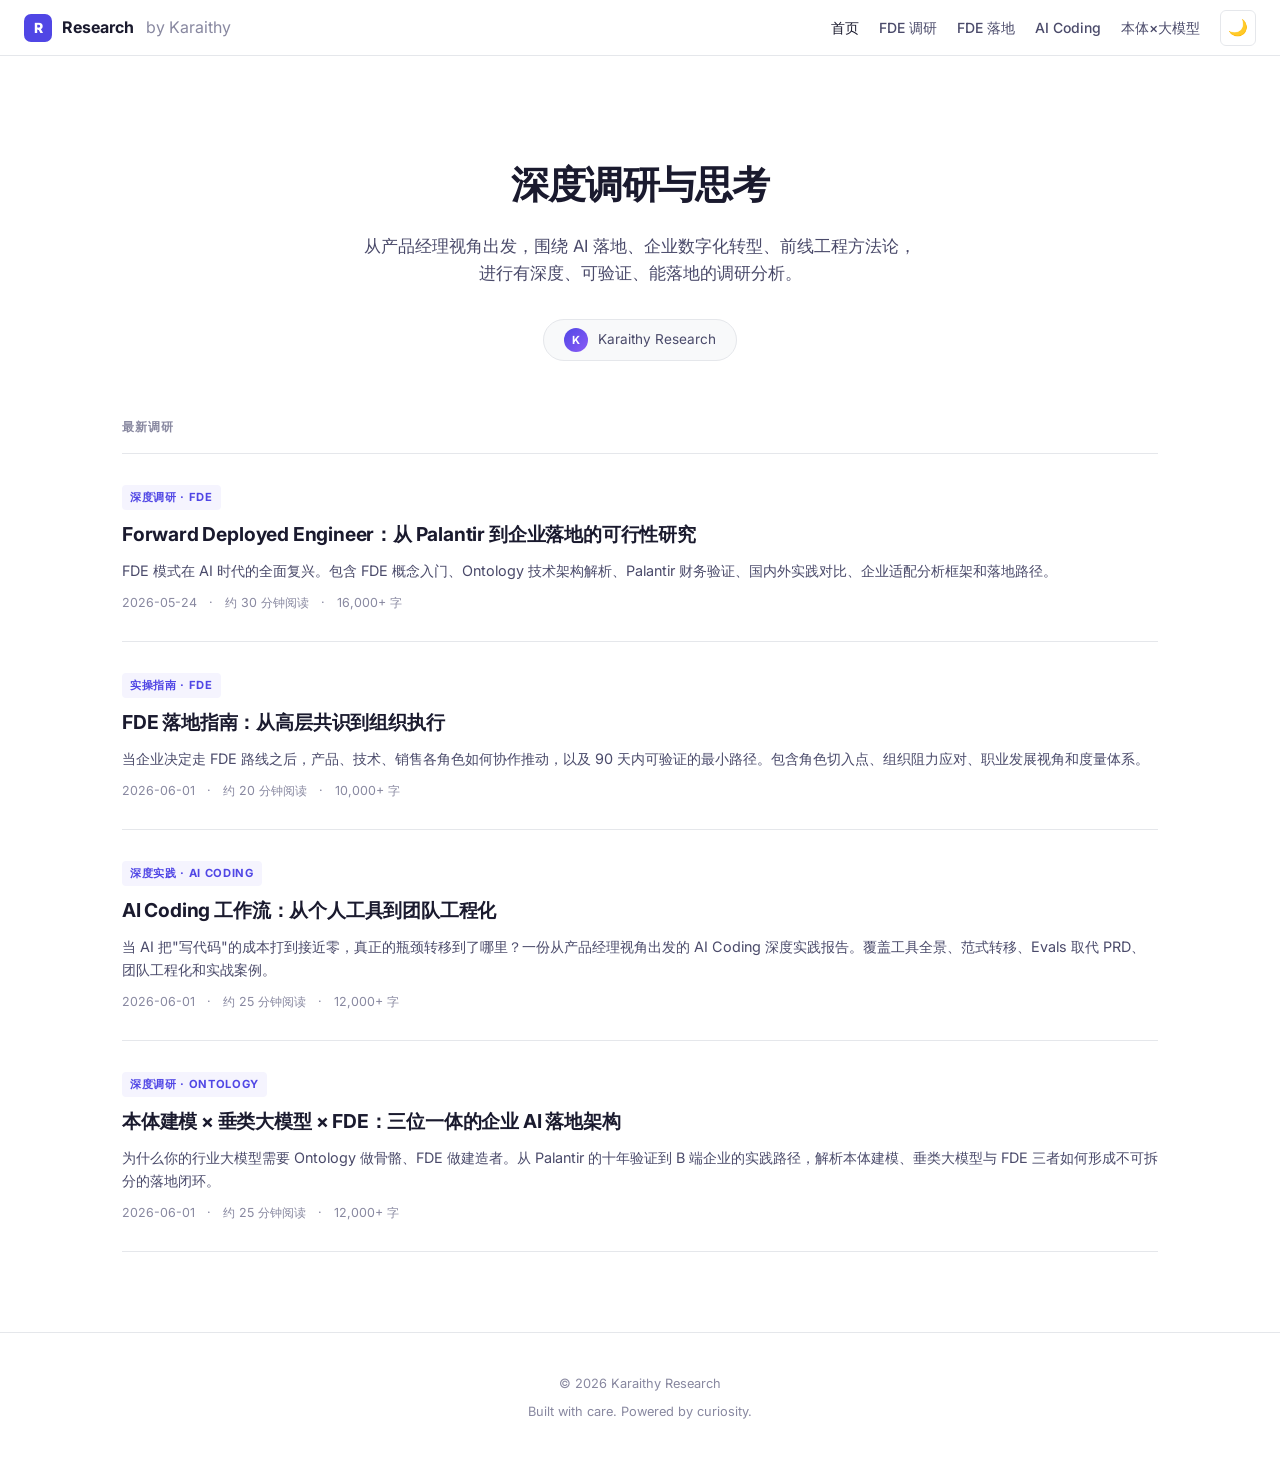
<file: index.html>
<!DOCTYPE html>
<html lang="zh-CN" data-theme="light">
<head>
  <meta charset="UTF-8">
  <meta name="viewport" content="width=device-width, initial-scale=1.0">
  <title>Research — Karaithy</title>
  <meta name="description" content="深度调研合辑 — AI 应用、企业数字化、前线工程方法论">
  <link rel="preconnect" href="https://fonts.googleapis.com">
  <link rel="preconnect" href="https://fonts.gstatic.com" crossorigin>
  <link href="https://fonts.googleapis.com/css2?family=Inter:wght@400;500;600;700;800&family=Noto+Serif+SC:wght@400;700&family=JetBrains+Mono:wght@400;500&display=swap" rel="stylesheet">
  <link rel="stylesheet" href="assets/css/main.css">
</head>
<body>

<!-- Header -->
<header class="site-header">
  <div class="header-inner">
    <a href="index.html" class="site-logo">
      <span class="logo-icon">R</span>
      <span>Research</span>
      <span class="logo-text-sub">by Karaithy</span>
    </a>
    <div class="header-nav">
      <a href="index.html" class="active">首页</a>
      <a href="articles/fde-deep-dive/index.html">FDE 调研</a>
      <a href="articles/fde-landing-guide/index.html">FDE 落地</a>
      <a href="articles/ai-coding/index.html">AI Coding</a>
      <a href="articles/ontology-llm-fde/index.html">本体×大模型</a>
      <button class="theme-toggle" onclick="toggleTheme()" aria-label="切换主题">🌙</button>
    </div>
  </div>
</header>

<!-- Main -->
<div class="home-layout">

  <!-- Hero -->
  <section class="home-hero">
    <h1>深度调研与思考</h1>
    <p class="subtitle">从产品经理视角出发，围绕 AI 落地、企业数字化转型、前线工程方法论，进行有深度、可验证、能落地的调研分析。</p>
    <div class="author-badge">
      <span style="width:24px;height:24px;border-radius:50%;background:linear-gradient(135deg,#5046e5,#8b5cf6);display:inline-flex;align-items:center;justify-content:center;color:#fff;font-size:0.7rem;font-weight:700;">K</span>
      Karaithy Research
    </div>
  </section>

  <!-- Latest Research -->
  <section>
    <p class="section-title">最新调研</p>
    <div class="article-list">

      <article class="article-card">
        <div class="article-card-body">
          <span class="article-card-tag">深度调研 · FDE</span>
          <h3><a href="articles/fde-deep-dive/index.html">Forward Deployed Engineer：从 Palantir 到企业落地的可行性研究</a></h3>
          <p>FDE 模式在 AI 时代的全面复兴。包含 FDE 概念入门、Ontology 技术架构解析、Palantir 财务验证、国内外实践对比、企业适配分析框架和落地路径。</p>
          <div class="article-card-meta">
            <span>2026-05-24</span>
            <span>·</span>
            <span>约 30 分钟阅读</span>
            <span>·</span>
            <span>16,000+ 字</span>
          </div>
        </div>
      </article>

      <article class="article-card">
        <div class="article-card-body">
          <span class="article-card-tag">实操指南 · FDE</span>
          <h3><a href="articles/fde-landing-guide/index.html">FDE 落地指南：从高层共识到组织执行</a></h3>
          <p>当企业决定走 FDE 路线之后，产品、技术、销售各角色如何协作推动，以及 90 天内可验证的最小路径。包含角色切入点、组织阻力应对、职业发展视角和度量体系。</p>
          <div class="article-card-meta">
            <span>2026-06-01</span>
            <span>·</span>
            <span>约 20 分钟阅读</span>
            <span>·</span>
            <span>10,000+ 字</span>
          </div>
        </div>
      </article>

      <article class="article-card">
        <div class="article-card-body">
          <span class="article-card-tag">深度实践 · AI Coding</span>
          <h3><a href="articles/ai-coding/index.html">AI Coding 工作流：从个人工具到团队工程化</a></h3>
          <p>当 AI 把"写代码"的成本打到接近零，真正的瓶颈转移到了哪里？一份从产品经理视角出发的 AI Coding 深度实践报告。覆盖工具全景、范式转移、Evals 取代 PRD、团队工程化和实战案例。</p>
          <div class="article-card-meta">
            <span>2026-06-01</span>
            <span>·</span>
            <span>约 25 分钟阅读</span>
            <span>·</span>
            <span>12,000+ 字</span>
          </div>
        </div>
      </article>

      <article class="article-card">
        <div class="article-card-body">
          <span class="article-card-tag">深度调研 · Ontology</span>
          <h3><a href="articles/ontology-llm-fde/index.html">本体建模 × 垂类大模型 × FDE：三位一体的企业 AI 落地架构</a></h3>
          <p>为什么你的行业大模型需要 Ontology 做骨骼、FDE 做建造者。从 Palantir 的十年验证到 B 端企业的实践路径，解析本体建模、垂类大模型与 FDE 三者如何形成不可拆分的落地闭环。</p>
          <div class="article-card-meta">
            <span>2026-06-01</span>
            <span>·</span>
            <span>约 25 分钟阅读</span>
            <span>·</span>
            <span>12,000+ 字</span>
          </div>
        </div>
      </article>

    </div>
  </section>

</div>

<!-- Footer -->
<footer style="text-align:center;padding:40px 20px;border-top:1px solid var(--border-color);font-size:0.8rem;color:var(--text-tertiary);">
  <p>© 2026 Karaithy Research</p>
  <p style="margin-top:6px;">Built with care. Powered by curiosity.</p>
</footer>

<script>
function toggleTheme() {
  const html = document.documentElement;
  const current = html.getAttribute('data-theme');
  const next = current === 'dark' ? 'light' : 'dark';
  html.setAttribute('data-theme', next);
  localStorage.setItem('theme', next);
  document.querySelector('.theme-toggle').textContent = next === 'dark' ? '☀️' : '🌙';
}
// Restore theme
const savedTheme = localStorage.getItem('theme');
if (savedTheme) {
  document.documentElement.setAttribute('data-theme', savedTheme);
  if (savedTheme === 'dark') document.querySelector('.theme-toggle').textContent = '☀️';
}
</script>

</body>
</html>
</file>
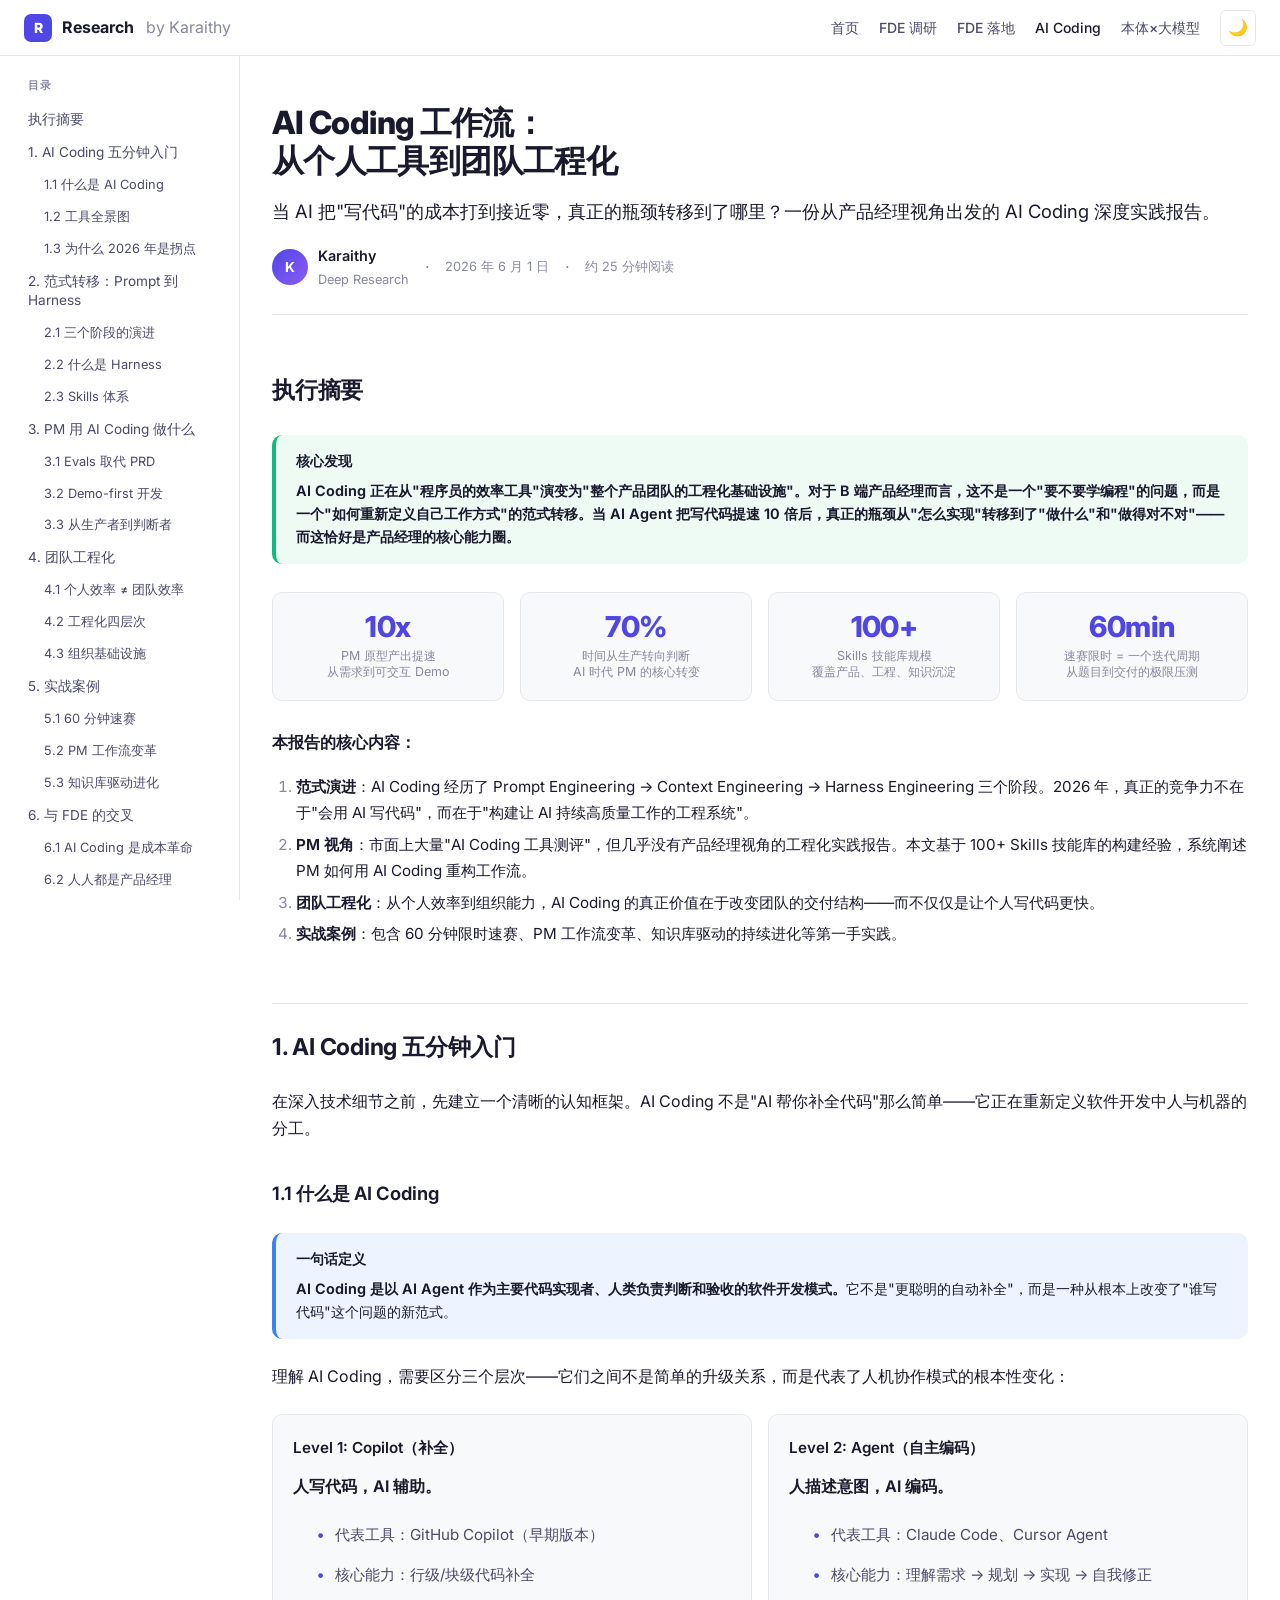
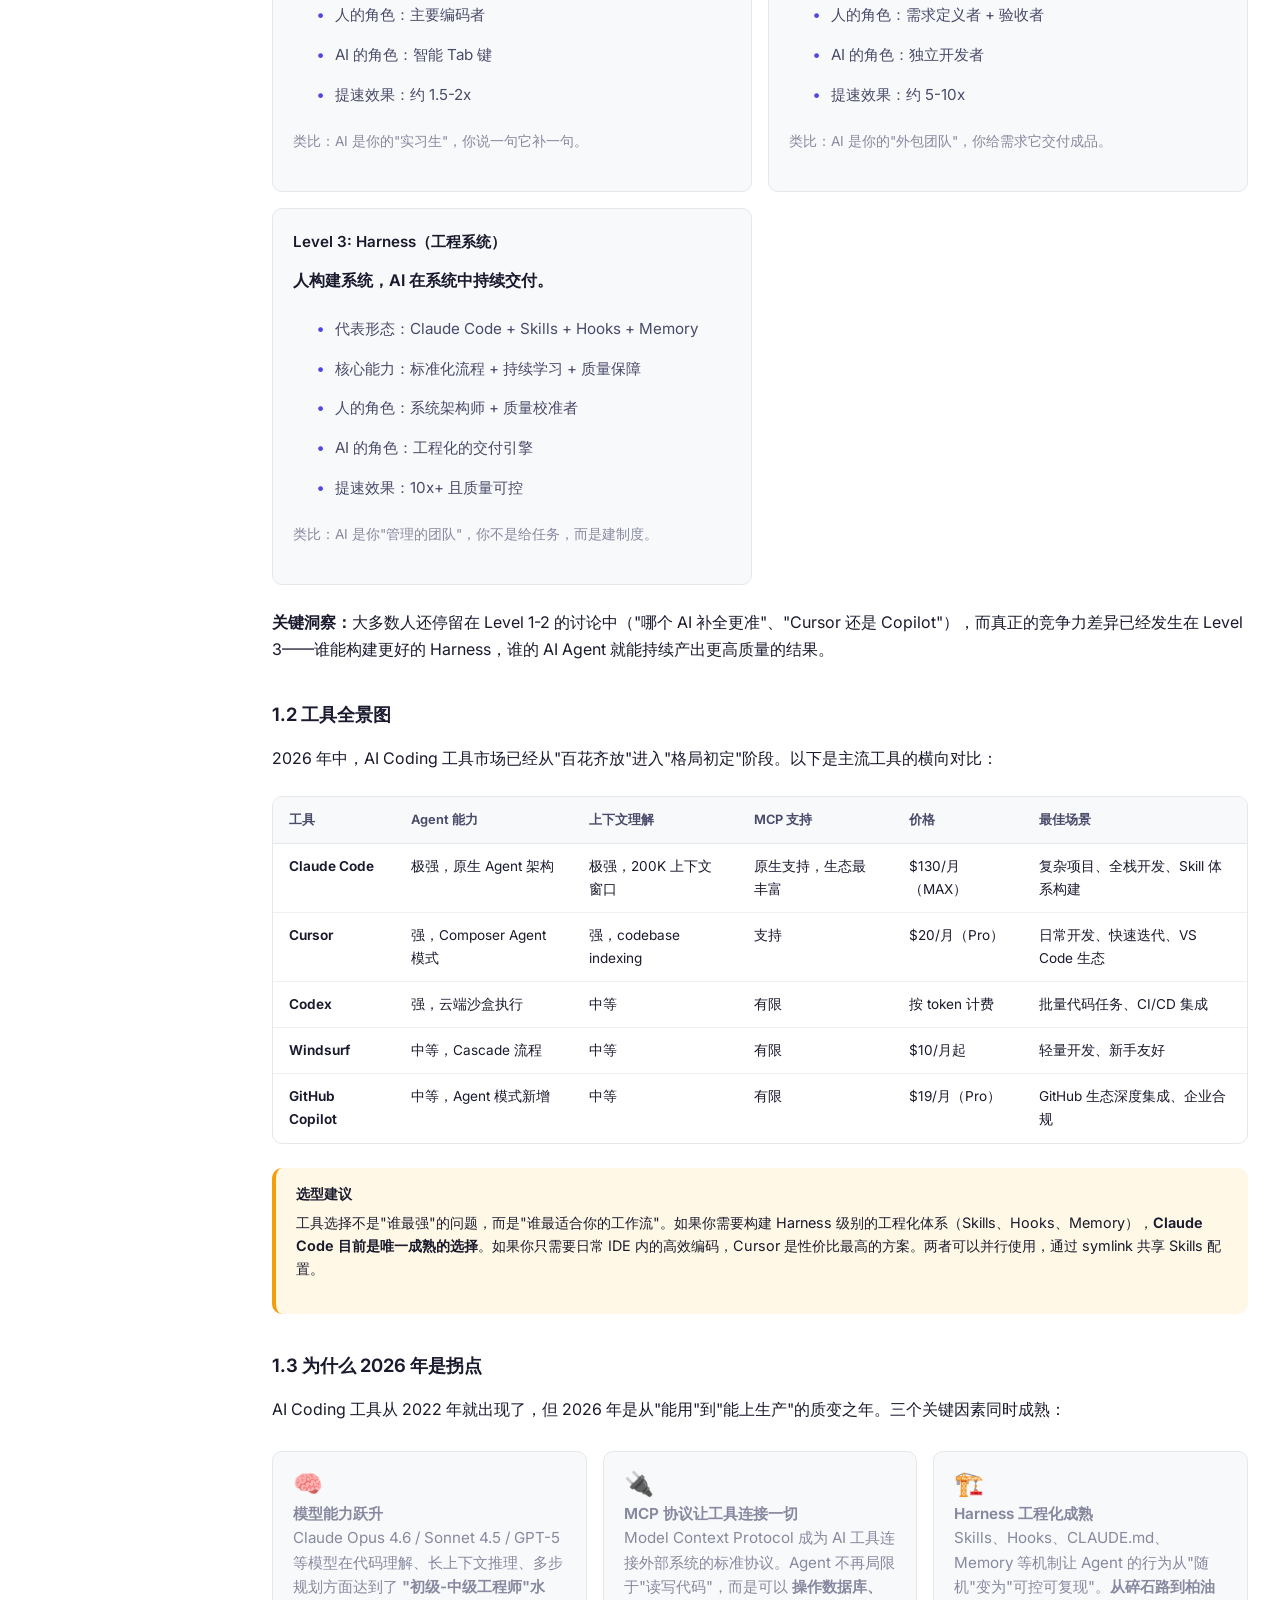
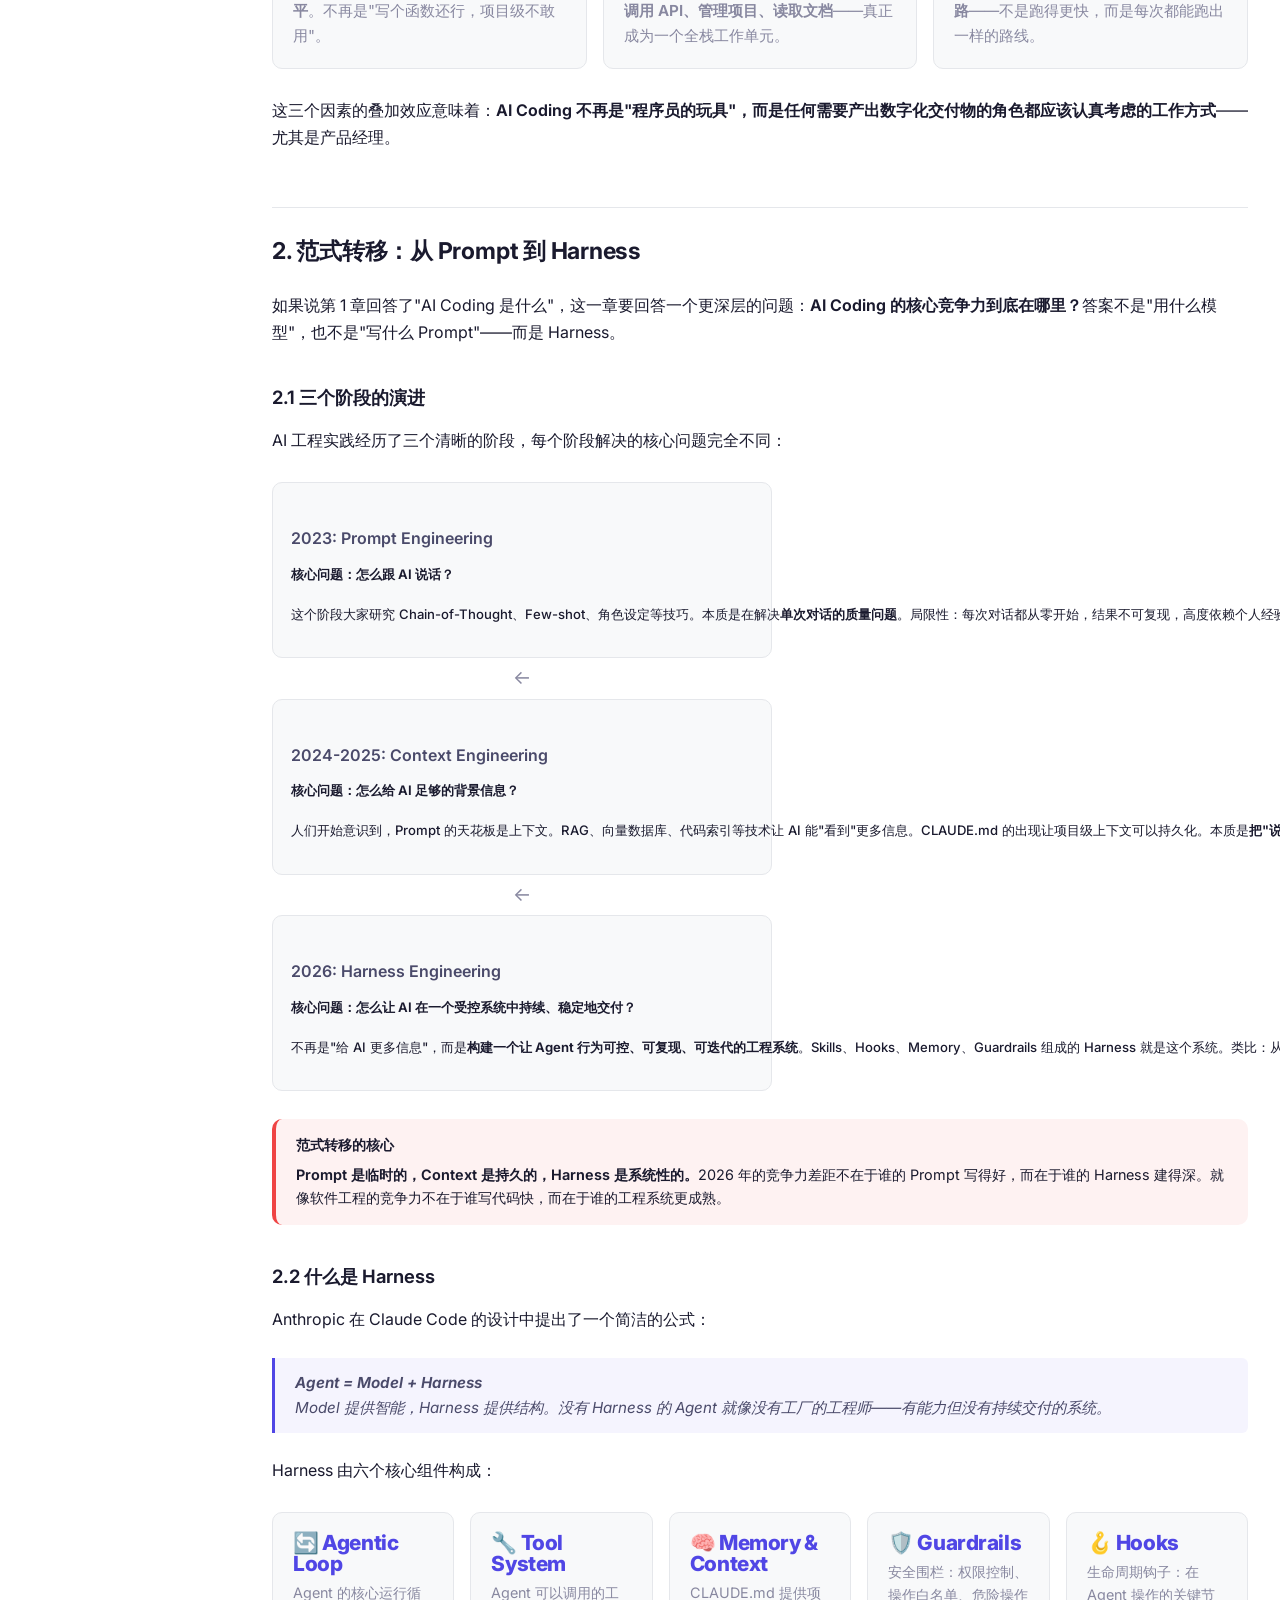
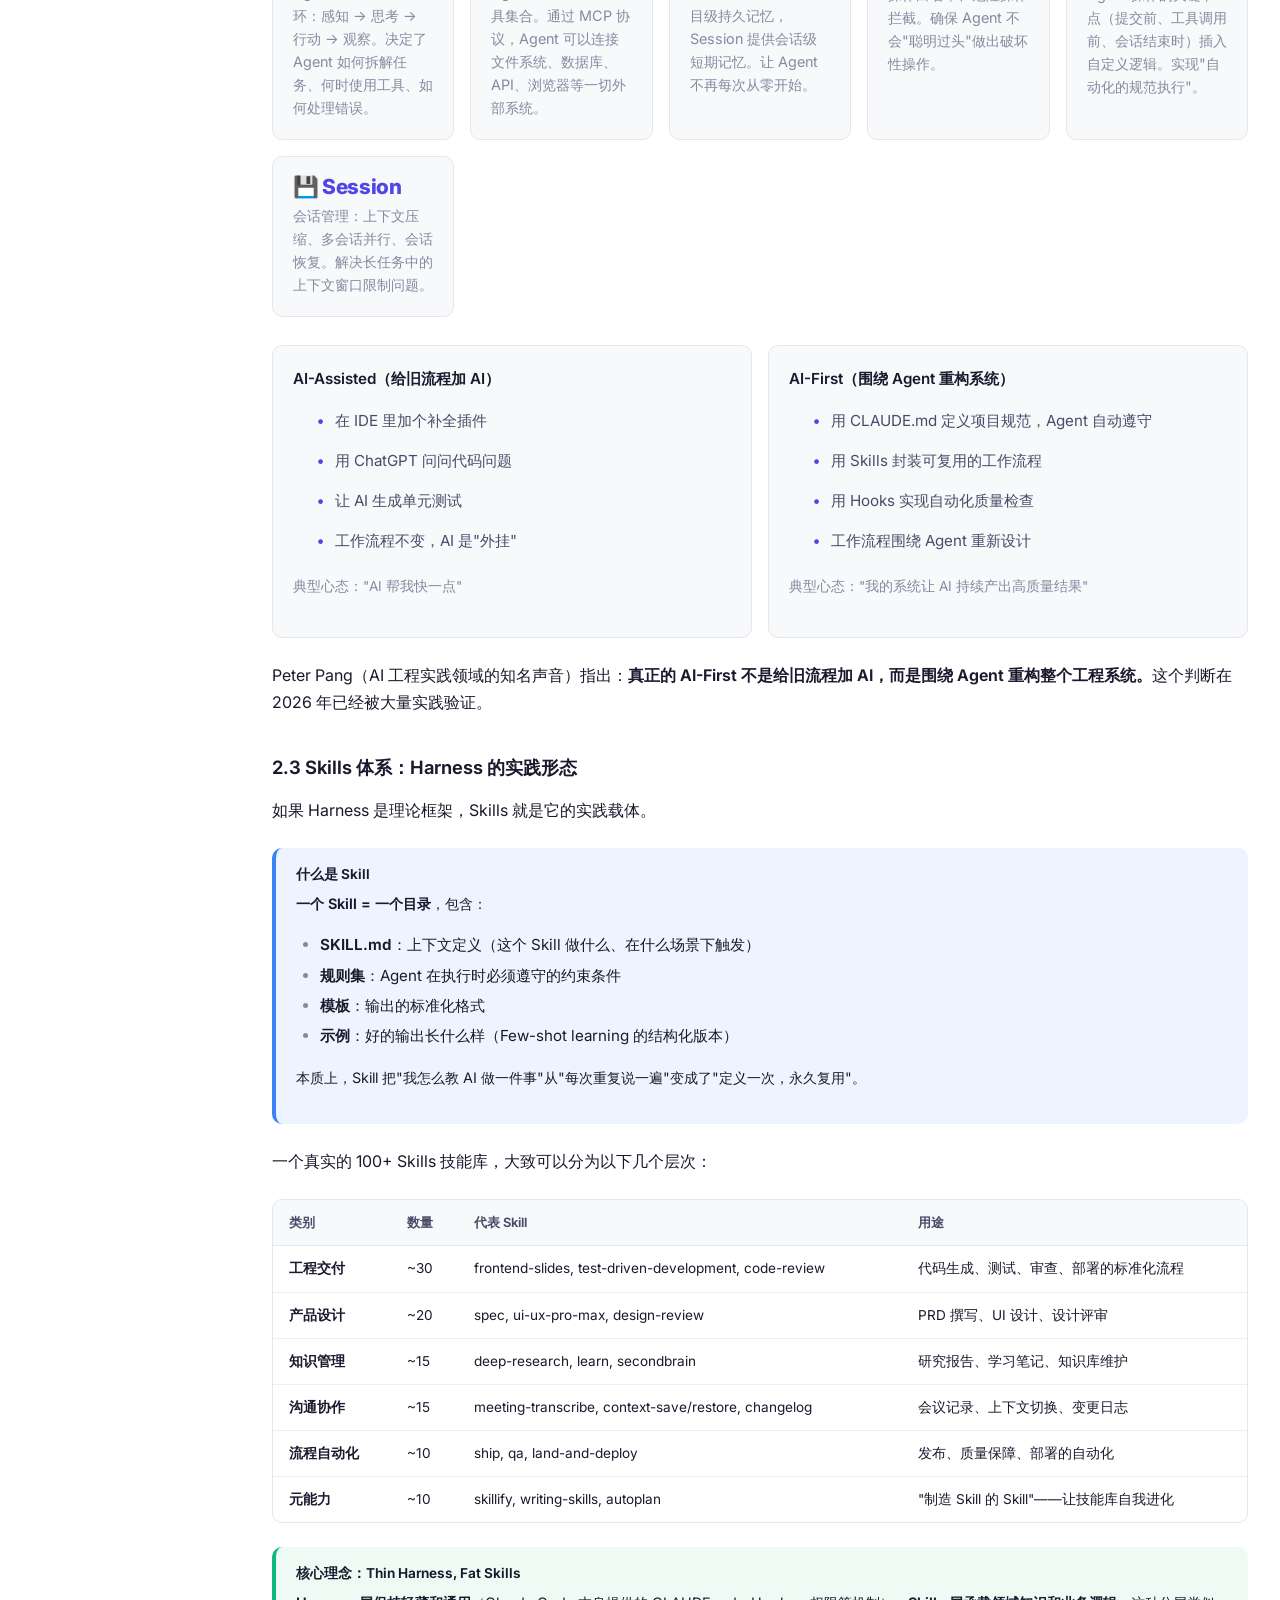
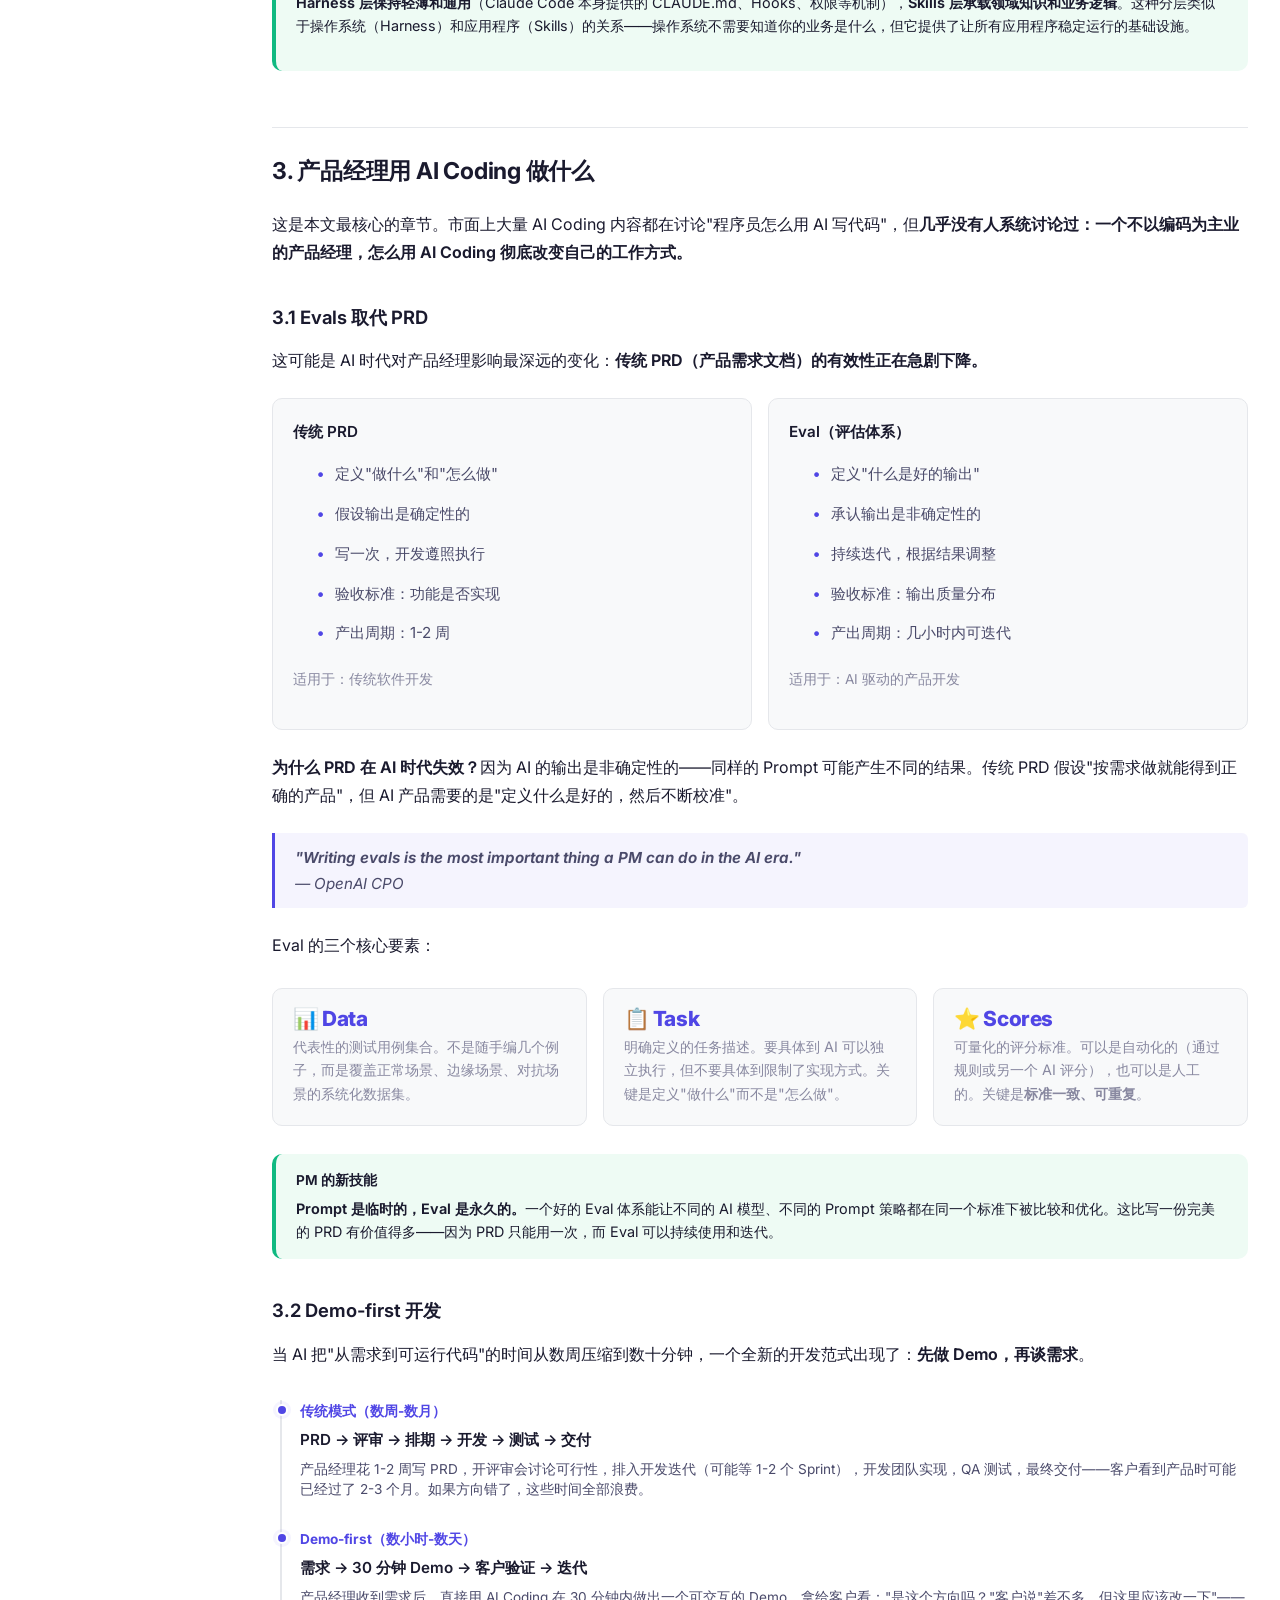
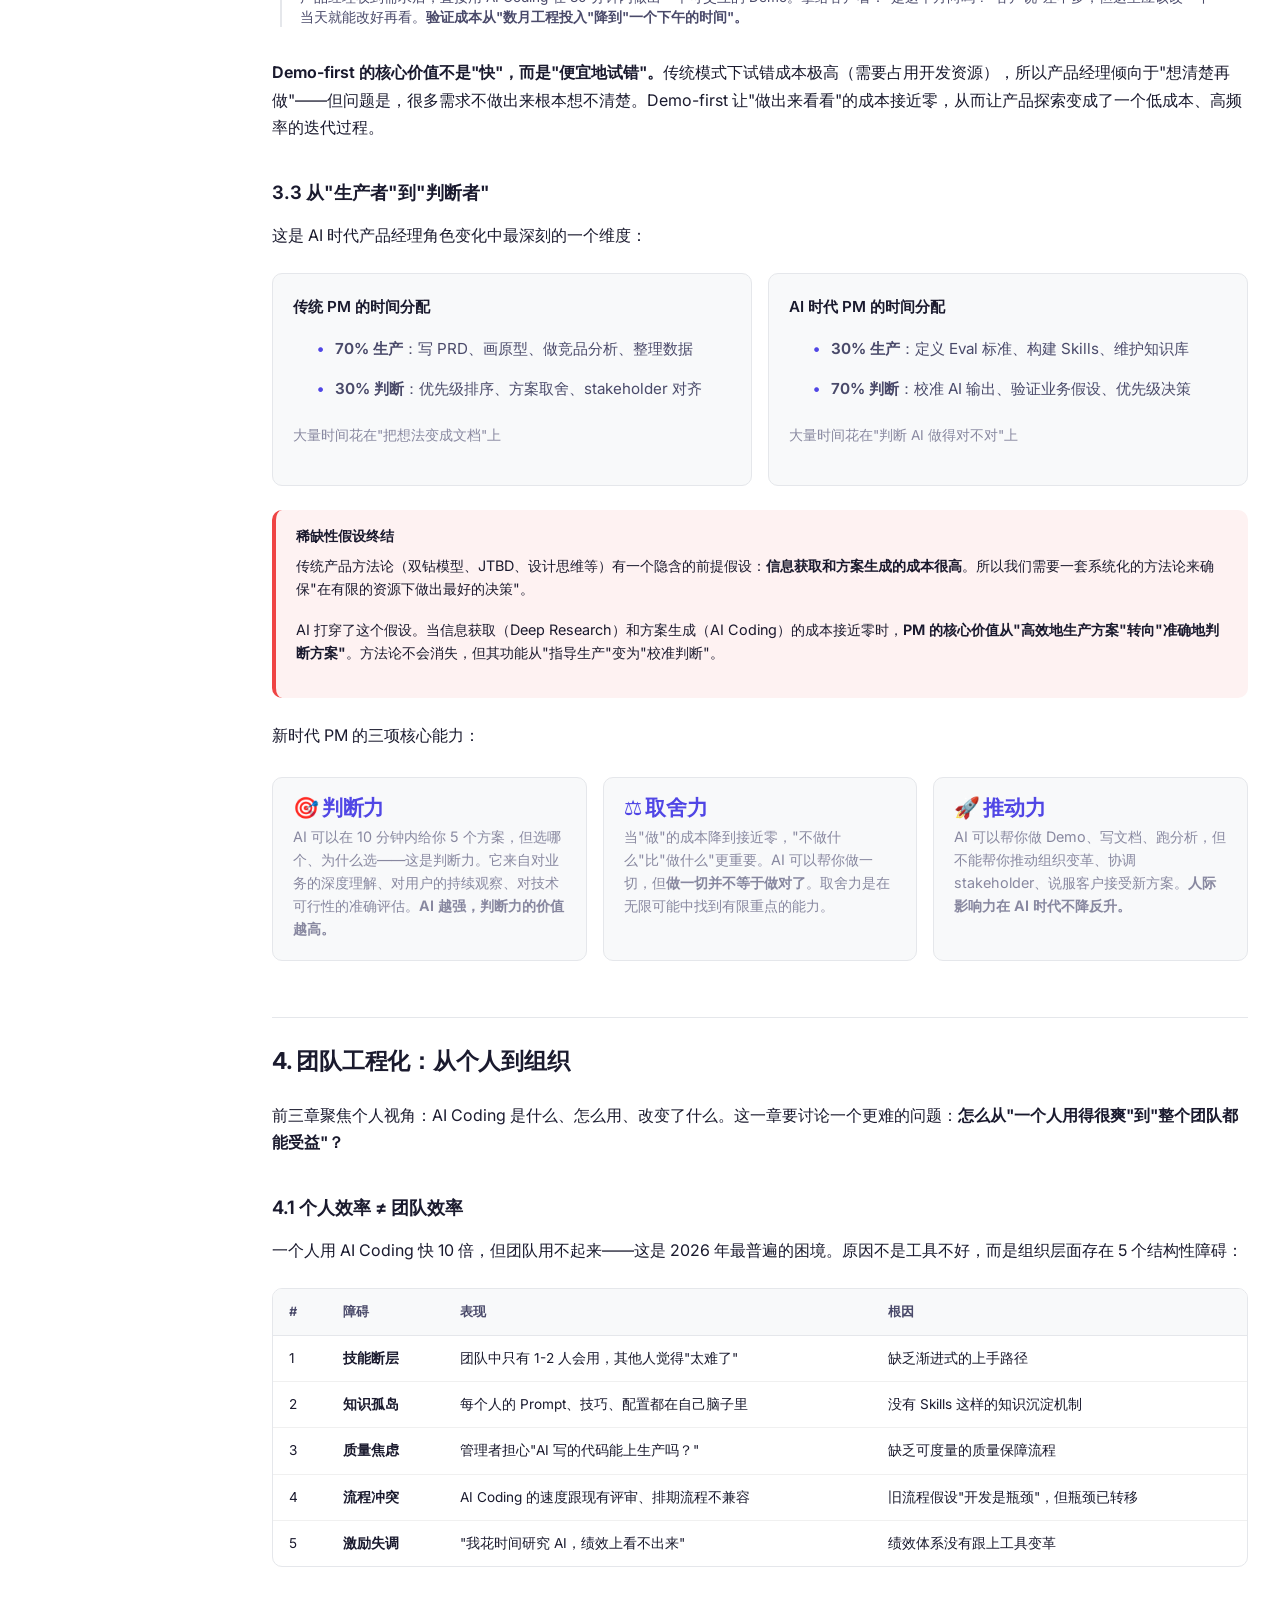
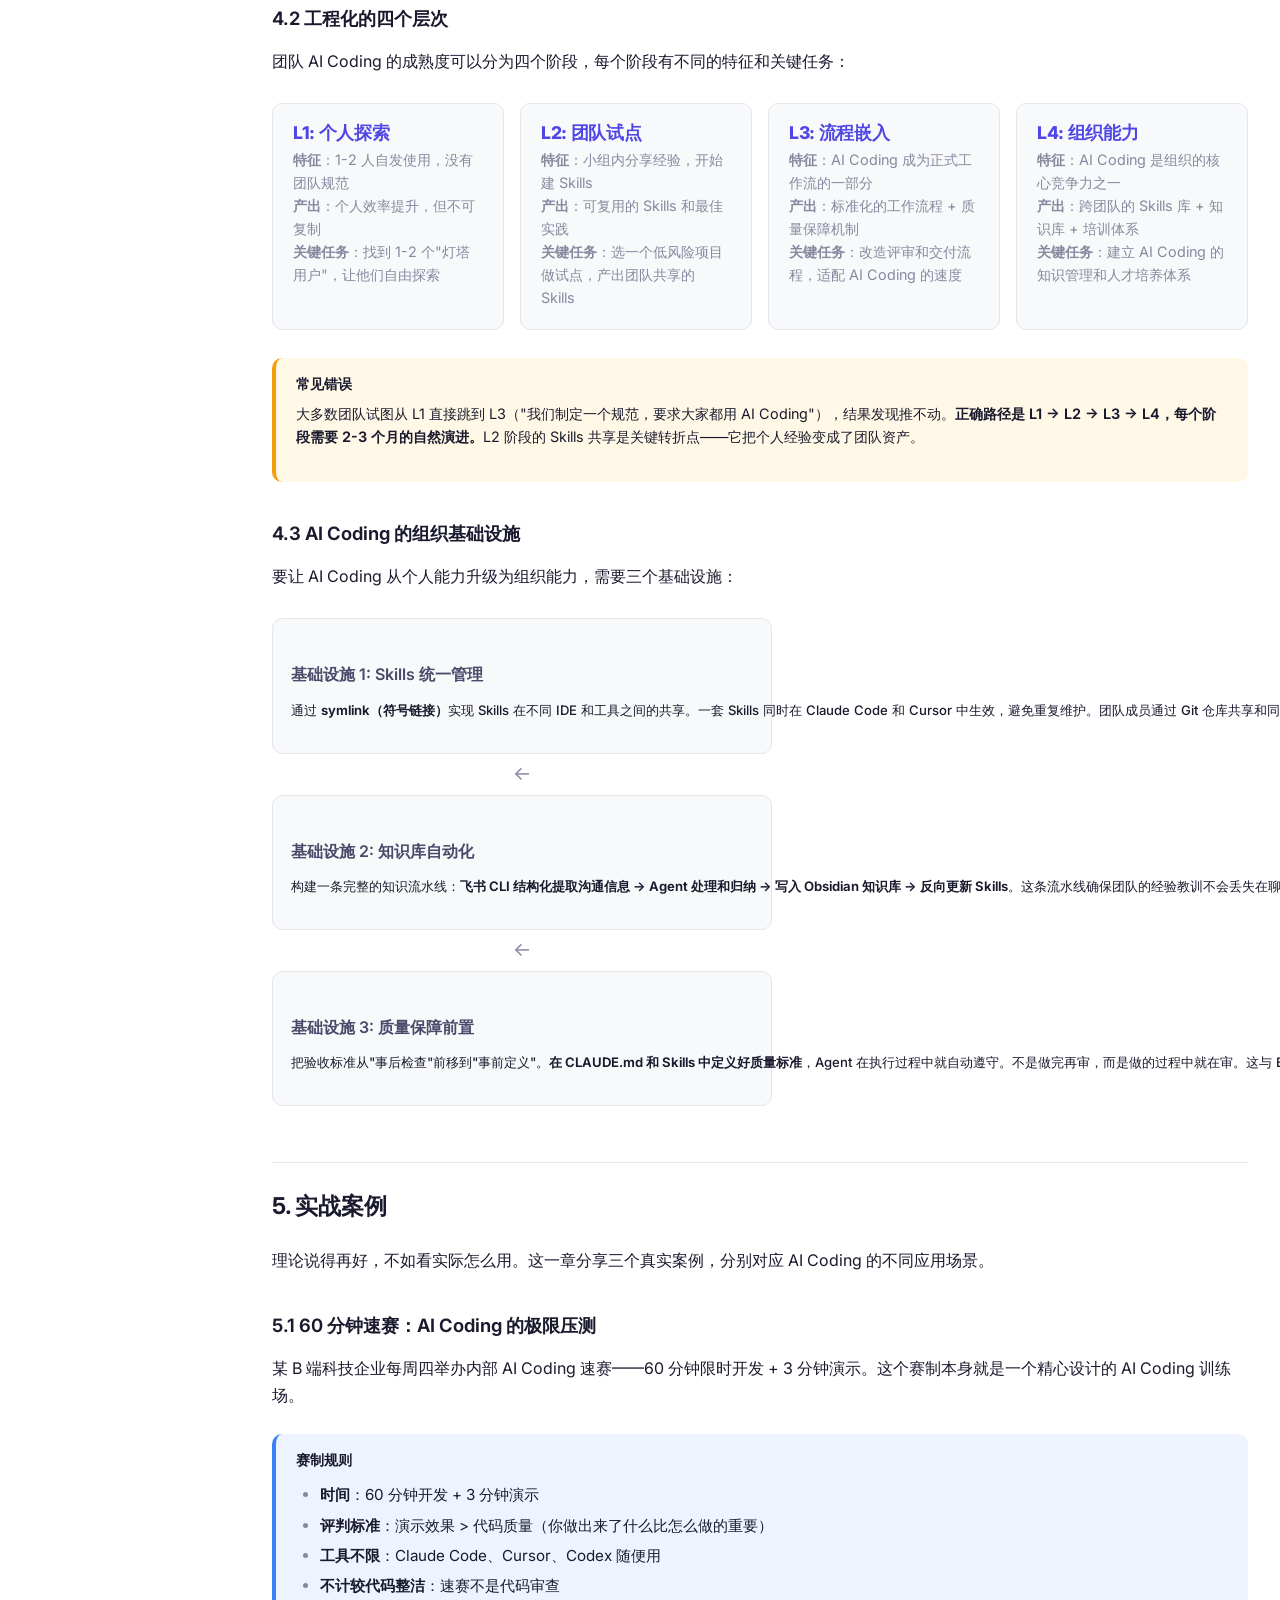
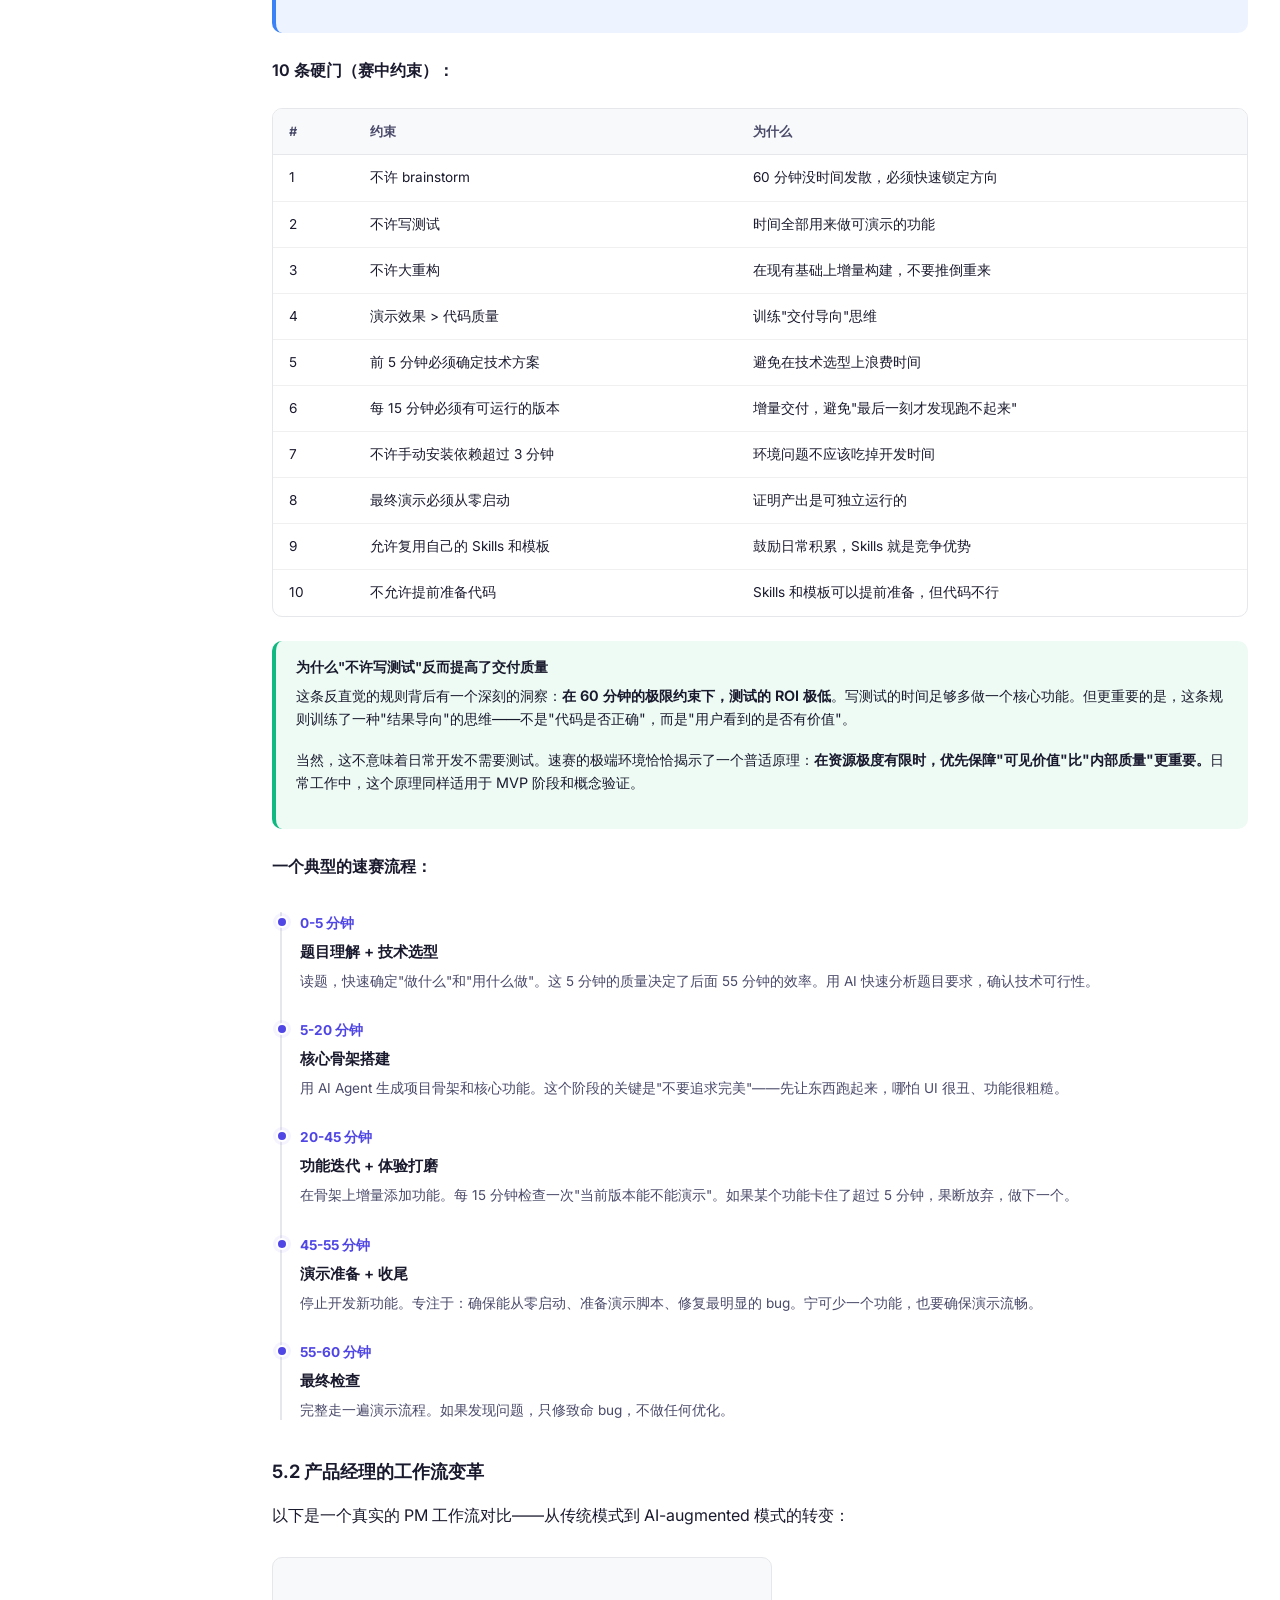
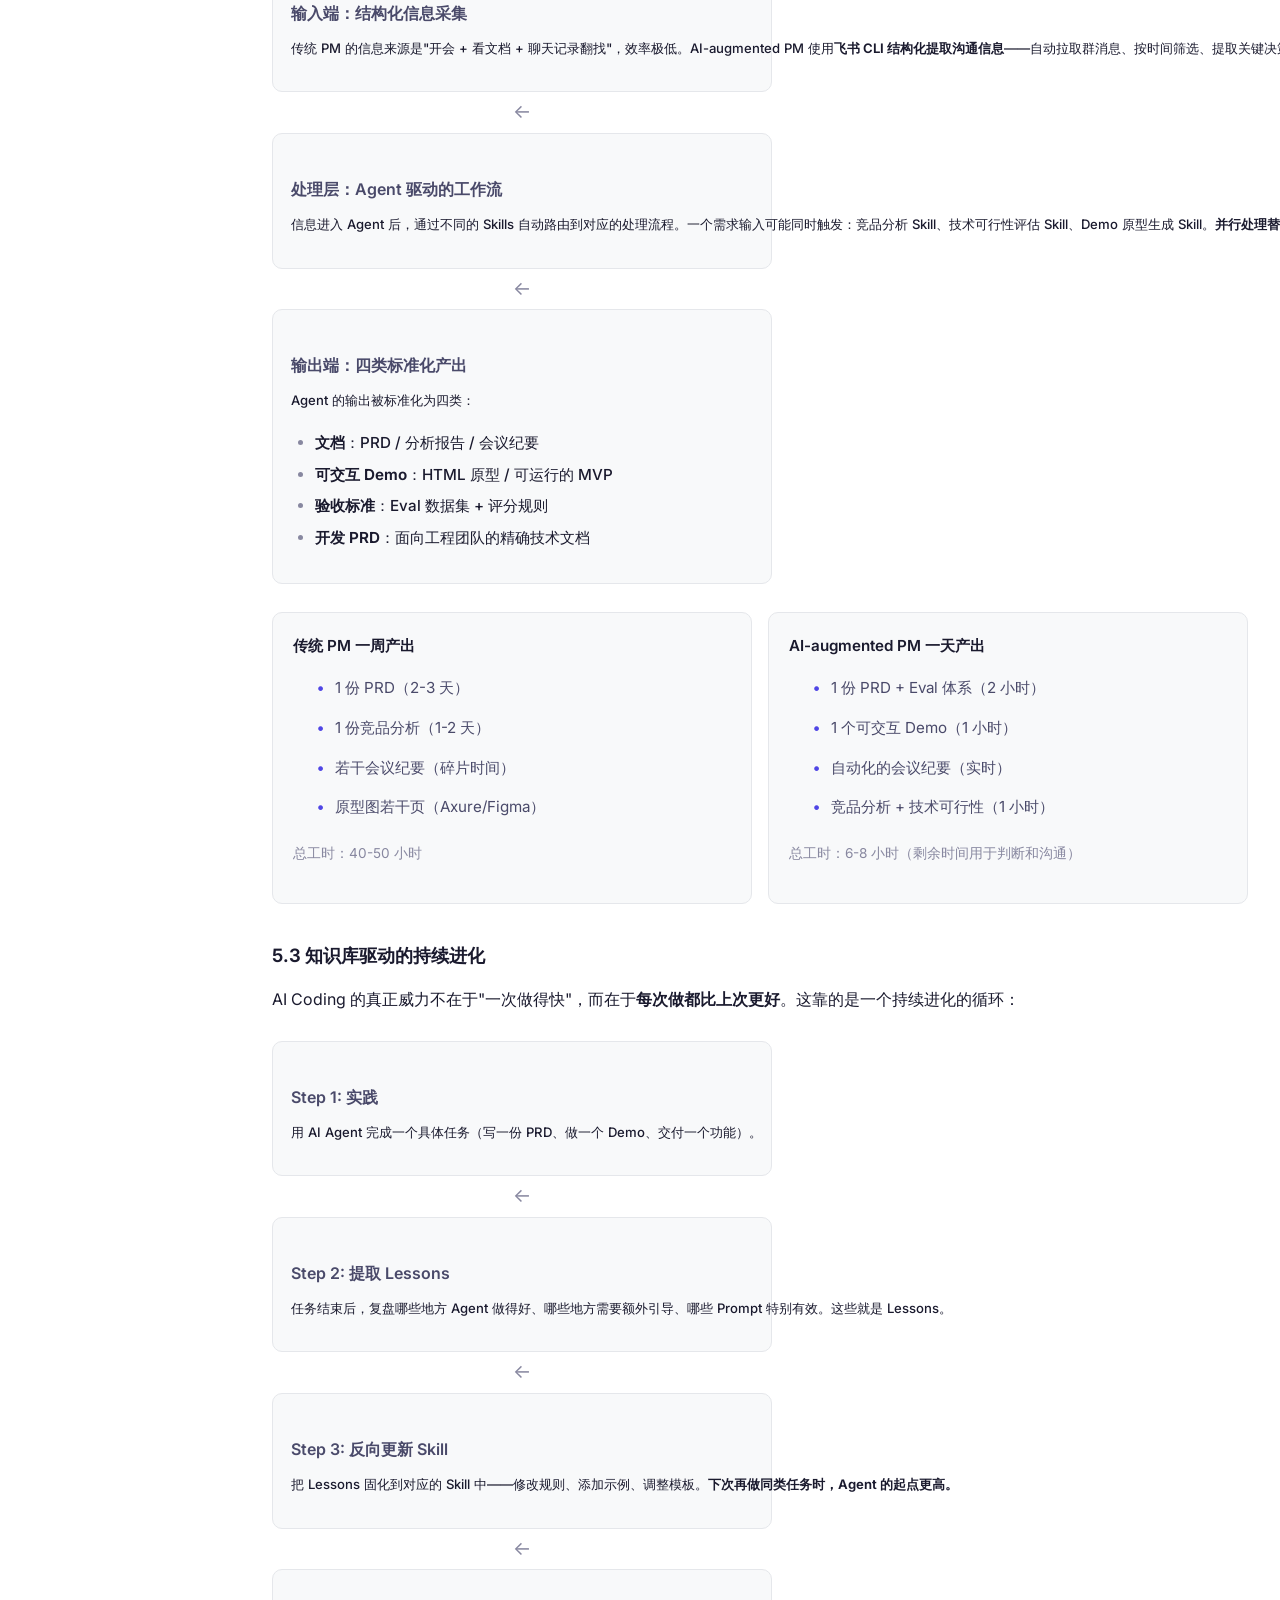
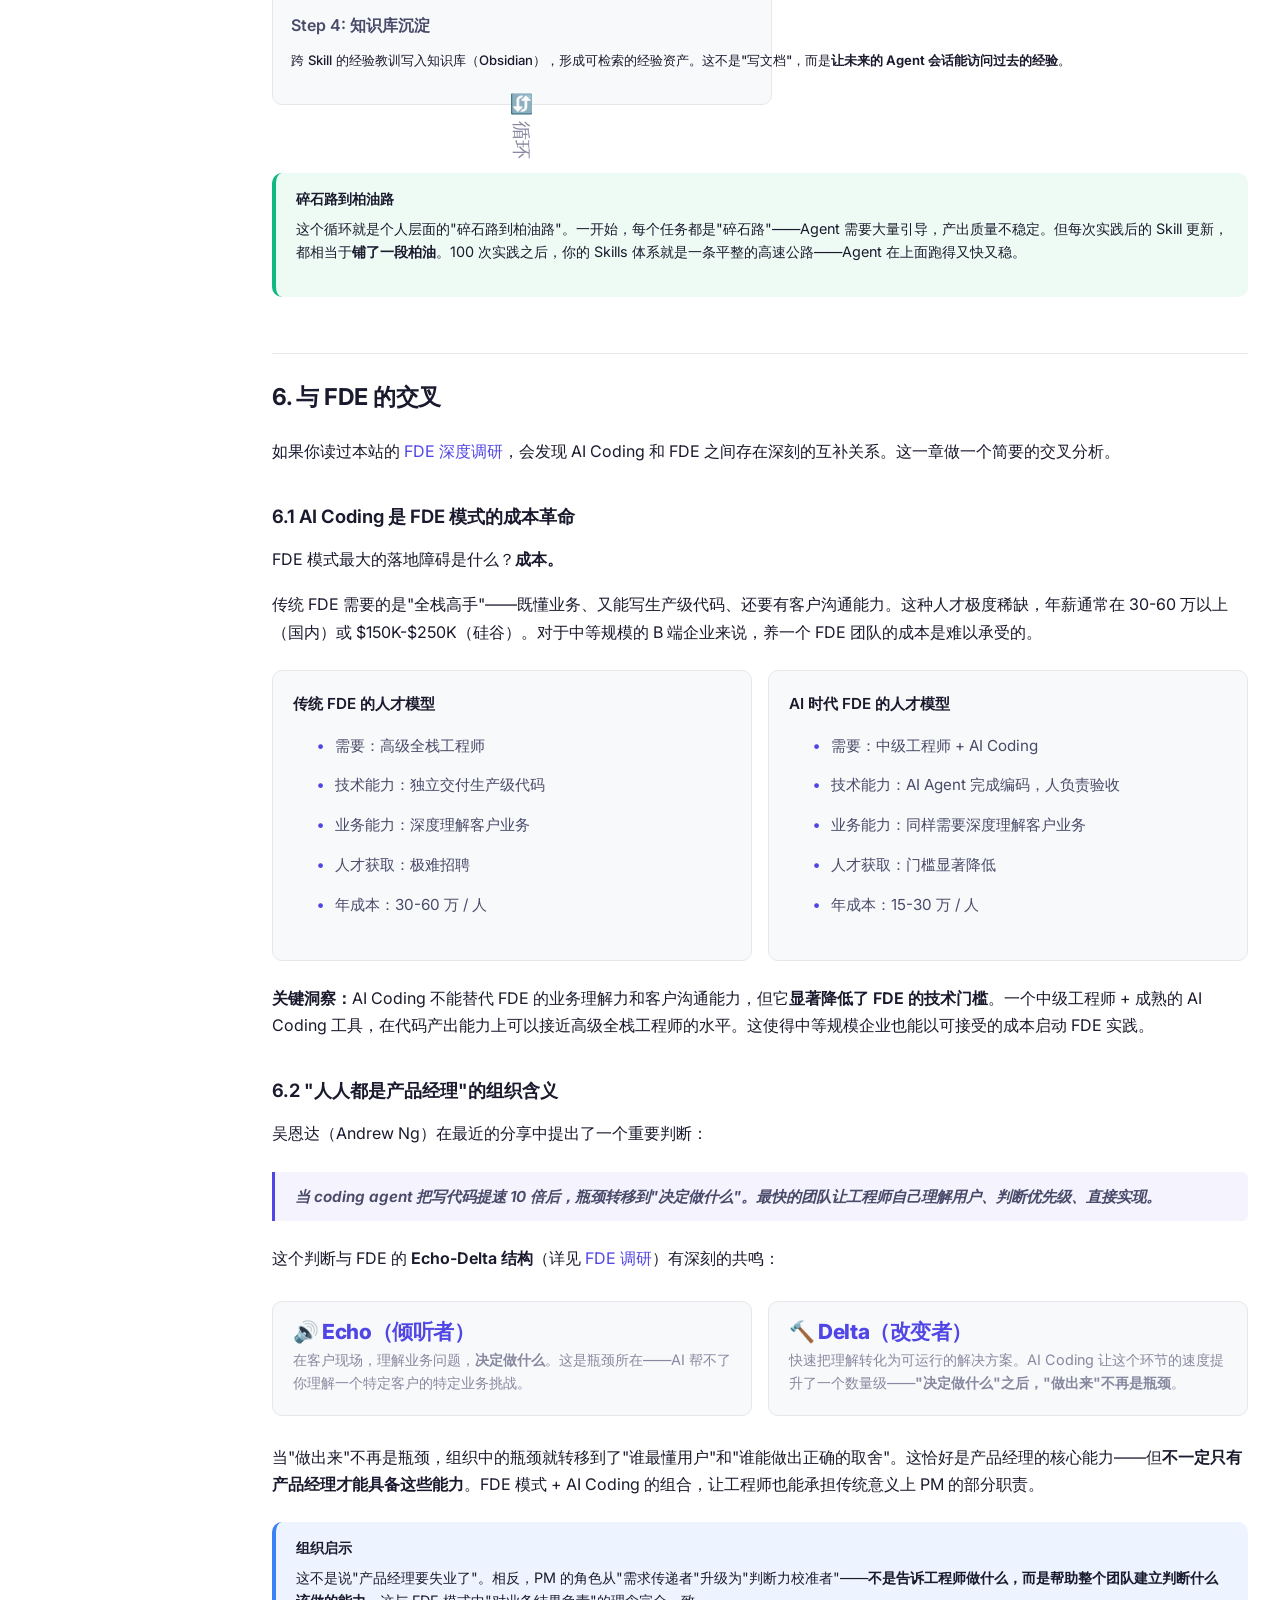
<file: articles/ai-coding/index.html>
<!DOCTYPE html>
<html lang="zh-CN" data-theme="light">
<head>
  <meta charset="UTF-8">
  <meta name="viewport" content="width=device-width, initial-scale=1.0">
  <title>AI Coding 工作流：从个人工具到团队工程化 — Karaithy Research</title>
  <meta name="description" content="当 AI 把写代码的成本打到接近零，真正的瓶颈转移到了哪里？一份从产品经理视角出发的 AI Coding 深度实践报告。">
  <link rel="preconnect" href="https://fonts.googleapis.com">
  <link rel="preconnect" href="https://fonts.gstatic.com" crossorigin>
  <link href="https://fonts.googleapis.com/css2?family=Inter:wght@400;500;600;700;800&family=Noto+Serif+SC:wght@400;700&family=JetBrains+Mono:wght@400;500&display=swap" rel="stylesheet">
  <link rel="stylesheet" href="../../assets/css/main.css">
</head>
<body>

<!-- Reading Progress -->
<div class="reading-progress" id="readingProgress"></div>

<!-- Header -->
<header class="site-header">
  <div class="header-inner">
    <a href="../../index.html" class="site-logo">
      <span class="logo-icon">R</span>
      <span>Research</span>
      <span class="logo-text-sub">by Karaithy</span>
    </a>
    <div class="header-nav">
      <a href="../../index.html">首页</a>
      <a href="../fde-deep-dive/index.html">FDE 调研</a>
      <a href="../fde-landing-guide/index.html">FDE 落地</a>
      <a href="index.html" class="active">AI Coding</a>
      <a href="../ontology-llm-fde/index.html">本体×大模型</a>
      <button class="theme-toggle" onclick="toggleTheme()" aria-label="切换主题">🌙</button>
    </div>
  </div>
</header>

<!-- Layout -->
<div class="article-layout">

<!-- Sidebar -->
<nav class="sidebar" id="sidebar">
  <div class="sidebar-section">
    <div class="sidebar-section-title">目录</div>
    <a href="#executive-summary" class="sidebar-link active">执行摘要</a>
    <a href="#ch1" class="sidebar-link">1. AI Coding 五分钟入门</a>
    <a href="#ch1-1" class="sidebar-link sub">1.1 什么是 AI Coding</a>
    <a href="#ch1-2" class="sidebar-link sub">1.2 工具全景图</a>
    <a href="#ch1-3" class="sidebar-link sub">1.3 为什么 2026 年是拐点</a>
    <a href="#ch2" class="sidebar-link">2. 范式转移：Prompt 到 Harness</a>
    <a href="#ch2-1" class="sidebar-link sub">2.1 三个阶段的演进</a>
    <a href="#ch2-2" class="sidebar-link sub">2.2 什么是 Harness</a>
    <a href="#ch2-3" class="sidebar-link sub">2.3 Skills 体系</a>
    <a href="#ch3" class="sidebar-link">3. PM 用 AI Coding 做什么</a>
    <a href="#ch3-1" class="sidebar-link sub">3.1 Evals 取代 PRD</a>
    <a href="#ch3-2" class="sidebar-link sub">3.2 Demo-first 开发</a>
    <a href="#ch3-3" class="sidebar-link sub">3.3 从生产者到判断者</a>
    <a href="#ch4" class="sidebar-link">4. 团队工程化</a>
    <a href="#ch4-1" class="sidebar-link sub">4.1 个人效率 ≠ 团队效率</a>
    <a href="#ch4-2" class="sidebar-link sub">4.2 工程化四层次</a>
    <a href="#ch4-3" class="sidebar-link sub">4.3 组织基础设施</a>
    <a href="#ch5" class="sidebar-link">5. 实战案例</a>
    <a href="#ch5-1" class="sidebar-link sub">5.1 60 分钟速赛</a>
    <a href="#ch5-2" class="sidebar-link sub">5.2 PM 工作流变革</a>
    <a href="#ch5-3" class="sidebar-link sub">5.3 知识库驱动进化</a>
    <a href="#ch6" class="sidebar-link">6. 与 FDE 的交叉</a>
    <a href="#ch6-1" class="sidebar-link sub">6.1 AI Coding 是成本革命</a>
    <a href="#ch6-2" class="sidebar-link sub">6.2 人人都是产品经理</a>
    <a href="#ch7" class="sidebar-link">7. 风险与诚实面对</a>
    <a href="#appendix" class="sidebar-link">附录</a>
  </div>
</nav>

<!-- Main Content -->
<div class="main-content">
<article class="article-body">

<!-- Title -->
<h1 id="top">AI Coding 工作流：<br>从个人工具到团队工程化</h1>

<p class="subtitle">当 AI 把"写代码"的成本打到接近零，真正的瓶颈转移到了哪里？一份从产品经理视角出发的 AI Coding 深度实践报告。</p>

<!-- Meta -->
<div class="article-meta">
  <div class="meta-author">
    <div class="meta-avatar">K</div>
    <div>
      <div class="meta-name">Karaithy</div>
      <div class="meta-role">Deep Research</div>
    </div>
  </div>
  <span class="meta-dot">&middot;</span>
  <span class="meta-date">2026 年 6 月 1 日</span>
  <span class="meta-dot">&middot;</span>
  <span class="meta-read-time">约 25 分钟阅读</span>
</div>

<!-- ==================== 执行摘要 ==================== -->
<h2 id="executive-summary">执行摘要</h2>

<div class="callout tip">
  <div class="callout-title">核心发现</div>
  <strong>AI Coding 正在从"程序员的效率工具"演变为"整个产品团队的工程化基础设施"。对于 B 端产品经理而言，这不是一个"要不要学编程"的问题，而是一个"如何重新定义自己工作方式"的范式转移。当 AI Agent 把写代码提速 10 倍后，真正的瓶颈从"怎么实现"转移到了"做什么"和"做得对不对"——而这恰好是产品经理的核心能力圈。</strong>
</div>

<div class="stat-grid">
  <div class="stat-card">
    <div class="stat-number">10x</div>
    <div class="stat-label">PM 原型产出提速<br>从需求到可交互 Demo</div>
  </div>
  <div class="stat-card">
    <div class="stat-number">70%</div>
    <div class="stat-label">时间从生产转向判断<br>AI 时代 PM 的核心转变</div>
  </div>
  <div class="stat-card">
    <div class="stat-number">100+</div>
    <div class="stat-label">Skills 技能库规模<br>覆盖产品、工程、知识沉淀</div>
  </div>
  <div class="stat-card">
    <div class="stat-number">60min</div>
    <div class="stat-label">速赛限时 = 一个迭代周期<br>从题目到交付的极限压测</div>
  </div>
</div>

<p><strong>本报告的核心内容：</strong></p>
<ol>
  <li><strong>范式演进</strong>：AI Coding 经历了 Prompt Engineering → Context Engineering → Harness Engineering 三个阶段。2026 年，真正的竞争力不在于"会用 AI 写代码"，而在于"构建让 AI 持续高质量工作的工程系统"。</li>
  <li><strong>PM 视角</strong>：市面上大量"AI Coding 工具测评"，但几乎没有产品经理视角的工程化实践报告。本文基于 100+ Skills 技能库的构建经验，系统阐述 PM 如何用 AI Coding 重构工作流。</li>
  <li><strong>团队工程化</strong>：从个人效率到组织能力，AI Coding 的真正价值在于改变团队的交付结构——而不仅仅是让个人写代码更快。</li>
  <li><strong>实战案例</strong>：包含 60 分钟限时速赛、PM 工作流变革、知识库驱动的持续进化等第一手实践。</li>
</ol>

<!-- ==================== 第 1 章 ==================== -->
<h2 id="ch1">1. AI Coding 五分钟入门</h2>

<p>在深入技术细节之前，先建立一个清晰的认知框架。AI Coding 不是"AI 帮你补全代码"那么简单——它正在重新定义软件开发中人与机器的分工。</p>

<h3 id="ch1-1">1.1 什么是 AI Coding</h3>

<div class="callout info">
  <div class="callout-title">一句话定义</div>
  <strong>AI Coding 是以 AI Agent 作为主要代码实现者、人类负责判断和验收的软件开发模式。</strong>它不是"更聪明的自动补全"，而是一种从根本上改变了"谁写代码"这个问题的新范式。
</div>

<p>理解 AI Coding，需要区分三个层次——它们之间不是简单的升级关系，而是代表了人机协作模式的根本性变化：</p>

<div class="compare-grid">
  <div class="compare-card">
    <h4>Level 1: Copilot（补全）</h4>
    <p><strong>人写代码，AI 辅助。</strong></p>
    <ul>
      <li>代表工具：GitHub Copilot（早期版本）</li>
      <li>核心能力：行级/块级代码补全</li>
      <li>人的角色：主要编码者</li>
      <li>AI 的角色：智能 Tab 键</li>
      <li>提速效果：约 1.5-2x</li>
    </ul>
    <p style="color:var(--text-tertiary);font-size:0.85rem;">类比：AI 是你的"实习生"，你说一句它补一句。</p>
  </div>
  <div class="compare-card">
    <h4>Level 2: Agent（自主编码）</h4>
    <p><strong>人描述意图，AI 编码。</strong></p>
    <ul>
      <li>代表工具：Claude Code、Cursor Agent</li>
      <li>核心能力：理解需求 → 规划 → 实现 → 自我修正</li>
      <li>人的角色：需求定义者 + 验收者</li>
      <li>AI 的角色：独立开发者</li>
      <li>提速效果：约 5-10x</li>
    </ul>
    <p style="color:var(--text-tertiary);font-size:0.85rem;">类比：AI 是你的"外包团队"，你给需求它交付成品。</p>
  </div>
  <div class="compare-card">
    <h4>Level 3: Harness（工程系统）</h4>
    <p><strong>人构建系统，AI 在系统中持续交付。</strong></p>
    <ul>
      <li>代表形态：Claude Code + Skills + Hooks + Memory</li>
      <li>核心能力：标准化流程 + 持续学习 + 质量保障</li>
      <li>人的角色：系统架构师 + 质量校准者</li>
      <li>AI 的角色：工程化的交付引擎</li>
      <li>提速效果：10x+ 且质量可控</li>
    </ul>
    <p style="color:var(--text-tertiary);font-size:0.85rem;">类比：AI 是你"管理的团队"，你不是给任务，而是建制度。</p>
  </div>
</div>

<p><strong>关键洞察：</strong>大多数人还停留在 Level 1-2 的讨论中（"哪个 AI 补全更准"、"Cursor 还是 Copilot"），而真正的竞争力差异已经发生在 Level 3——谁能构建更好的 Harness，谁的 AI Agent 就能持续产出更高质量的结果。</p>

<h3 id="ch1-2">1.2 工具全景图</h3>

<p>2026 年中，AI Coding 工具市场已经从"百花齐放"进入"格局初定"阶段。以下是主流工具的横向对比：</p>

<div class="table-wrapper">
<table>
  <thead>
    <tr>
      <th>工具</th>
      <th>Agent 能力</th>
      <th>上下文理解</th>
      <th>MCP 支持</th>
      <th>价格</th>
      <th>最佳场景</th>
    </tr>
  </thead>
  <tbody>
    <tr>
      <td><strong>Claude Code</strong></td>
      <td>极强，原生 Agent 架构</td>
      <td>极强，200K 上下文窗口</td>
      <td>原生支持，生态最丰富</td>
      <td>$130/月（MAX）</td>
      <td>复杂项目、全栈开发、Skill 体系构建</td>
    </tr>
    <tr>
      <td><strong>Cursor</strong></td>
      <td>强，Composer Agent 模式</td>
      <td>强，codebase indexing</td>
      <td>支持</td>
      <td>$20/月（Pro）</td>
      <td>日常开发、快速迭代、VS Code 生态</td>
    </tr>
    <tr>
      <td><strong>Codex</strong></td>
      <td>强，云端沙盒执行</td>
      <td>中等</td>
      <td>有限</td>
      <td>按 token 计费</td>
      <td>批量代码任务、CI/CD 集成</td>
    </tr>
    <tr>
      <td><strong>Windsurf</strong></td>
      <td>中等，Cascade 流程</td>
      <td>中等</td>
      <td>有限</td>
      <td>$10/月起</td>
      <td>轻量开发、新手友好</td>
    </tr>
    <tr>
      <td><strong>GitHub Copilot</strong></td>
      <td>中等，Agent 模式新增</td>
      <td>中等</td>
      <td>有限</td>
      <td>$19/月（Pro）</td>
      <td>GitHub 生态深度集成、企业合规</td>
    </tr>
  </tbody>
</table>
</div>

<div class="callout warn">
  <div class="callout-title">选型建议</div>
  <p>工具选择不是"谁最强"的问题，而是"谁最适合你的工作流"。如果你需要构建 Harness 级别的工程化体系（Skills、Hooks、Memory），<strong>Claude Code 目前是唯一成熟的选择</strong>。如果你只需要日常 IDE 内的高效编码，Cursor 是性价比最高的方案。两者可以并行使用，通过 symlink 共享 Skills 配置。</p>
</div>

<h3 id="ch1-3">1.3 为什么 2026 年是拐点</h3>

<p>AI Coding 工具从 2022 年就出现了，但 2026 年是从"能用"到"能上生产"的质变之年。三个关键因素同时成熟：</p>

<div class="stat-grid">
  <div class="stat-card" style="text-align:left;padding:20px;">
    <div class="stat-number" style="font-size:1.5rem;">🧠</div>
    <div class="stat-label" style="font-size:0.95rem;line-height:1.6;"><strong>模型能力跃升</strong><br>Claude Opus 4.6 / Sonnet 4.5 / GPT-5 等模型在代码理解、长上下文推理、多步规划方面达到了 <strong>"初级-中级工程师"水平</strong>。不再是"写个函数还行，项目级不敢用"。</div>
  </div>
  <div class="stat-card" style="text-align:left;padding:20px;">
    <div class="stat-number" style="font-size:1.5rem;">🔌</div>
    <div class="stat-label" style="font-size:0.95rem;line-height:1.6;"><strong>MCP 协议让工具连接一切</strong><br>Model Context Protocol 成为 AI 工具连接外部系统的标准协议。Agent 不再局限于"读写代码"，而是可以 <strong>操作数据库、调用 API、管理项目、读取文档</strong>——真正成为一个全栈工作单元。</div>
  </div>
  <div class="stat-card" style="text-align:left;padding:20px;">
    <div class="stat-number" style="font-size:1.5rem;">🏗️</div>
    <div class="stat-label" style="font-size:0.95rem;line-height:1.6;"><strong>Harness 工程化成熟</strong><br>Skills、Hooks、CLAUDE.md、Memory 等机制让 Agent 的行为从"随机"变为"可控可复现"。<strong>从碎石路到柏油路</strong>——不是跑得更快，而是每次都能跑出一样的路线。</div>
  </div>
</div>

<p>这三个因素的叠加效应意味着：<strong>AI Coding 不再是"程序员的玩具"，而是任何需要产出数字化交付物的角色都应该认真考虑的工作方式</strong>——尤其是产品经理。</p>

<!-- ==================== 第 2 章 ==================== -->
<h2 id="ch2">2. 范式转移：从 Prompt 到 Harness</h2>

<p>如果说第 1 章回答了"AI Coding 是什么"，这一章要回答一个更深层的问题：<strong>AI Coding 的核心竞争力到底在哪里？</strong>答案不是"用什么模型"，也不是"写什么 Prompt"——而是 Harness。</p>

<h3 id="ch2-1">2.1 三个阶段的演进</h3>

<p>AI 工程实践经历了三个清晰的阶段，每个阶段解决的核心问题完全不同：</p>

<div class="flow-vertical">
  <div class="flow-step">
    <h4>2023: Prompt Engineering</h4>
    <p><strong>核心问题：怎么跟 AI 说话？</strong></p>
    <p>这个阶段大家研究 Chain-of-Thought、Few-shot、角色设定等技巧。本质是在解决<strong>单次对话的质量问题</strong>。局限性：每次对话都从零开始，结果不可复现，高度依赖个人经验。</p>
  </div>
  <div class="flow-arrow">↓</div>
  <div class="flow-step">
    <h4>2024-2025: Context Engineering</h4>
    <p><strong>核心问题：怎么给 AI 足够的背景信息？</strong></p>
    <p>人们开始意识到，Prompt 的天花板是上下文。RAG、向量数据库、代码索引等技术让 AI 能"看到"更多信息。CLAUDE.md 的出现让项目级上下文可以持久化。本质是<strong>把"说话技巧"升级为"信息架构"</strong>。</p>
  </div>
  <div class="flow-arrow">↓</div>
  <div class="flow-step">
    <h4>2026: Harness Engineering</h4>
    <p><strong>核心问题：怎么让 AI 在一个受控系统中持续、稳定地交付？</strong></p>
    <p>不再是"给 AI 更多信息"，而是<strong>构建一个让 Agent 行为可控、可复现、可迭代的工程系统</strong>。Skills、Hooks、Memory、Guardrails 组成的 Harness 就是这个系统。类比：从"教一个人做事"到"建一条生产线"。</p>
  </div>
</div>

<div class="callout critical">
  <div class="callout-title">范式转移的核心</div>
  <strong>Prompt 是临时的，Context 是持久的，Harness 是系统性的。</strong>2026 年的竞争力差距不在于谁的 Prompt 写得好，而在于谁的 Harness 建得深。就像软件工程的竞争力不在于谁写代码快，而在于谁的工程系统更成熟。
</div>

<h3 id="ch2-2">2.2 什么是 Harness</h3>

<p>Anthropic 在 Claude Code 的设计中提出了一个简洁的公式：</p>

<blockquote>
  <strong>Agent = Model + Harness</strong><br>
  Model 提供智能，Harness 提供结构。没有 Harness 的 Agent 就像没有工厂的工程师——有能力但没有持续交付的系统。
</blockquote>

<p>Harness 由六个核心组件构成：</p>

<div class="stat-grid">
  <div class="stat-card" style="text-align:left;padding:20px;">
    <div class="stat-number" style="font-size:1.3rem;">🔄 Agentic Loop</div>
    <div class="stat-label" style="font-size:0.9rem;line-height:1.6;">Agent 的核心运行循环：感知 → 思考 → 行动 → 观察。决定了 Agent 如何拆解任务、何时使用工具、如何处理错误。</div>
  </div>
  <div class="stat-card" style="text-align:left;padding:20px;">
    <div class="stat-number" style="font-size:1.3rem;">🔧 Tool System</div>
    <div class="stat-label" style="font-size:0.9rem;line-height:1.6;">Agent 可以调用的工具集合。通过 MCP 协议，Agent 可以连接文件系统、数据库、API、浏览器等一切外部系统。</div>
  </div>
  <div class="stat-card" style="text-align:left;padding:20px;">
    <div class="stat-number" style="font-size:1.3rem;">🧠 Memory & Context</div>
    <div class="stat-label" style="font-size:0.9rem;line-height:1.6;">CLAUDE.md 提供项目级持久记忆，Session 提供会话级短期记忆。让 Agent 不再每次从零开始。</div>
  </div>
  <div class="stat-card" style="text-align:left;padding:20px;">
    <div class="stat-number" style="font-size:1.3rem;">🛡️ Guardrails</div>
    <div class="stat-label" style="font-size:0.9rem;line-height:1.6;">安全围栏：权限控制、操作白名单、危险操作拦截。确保 Agent 不会"聪明过头"做出破坏性操作。</div>
  </div>
  <div class="stat-card" style="text-align:left;padding:20px;">
    <div class="stat-number" style="font-size:1.3rem;">🪝 Hooks</div>
    <div class="stat-label" style="font-size:0.9rem;line-height:1.6;">生命周期钩子：在 Agent 操作的关键节点（提交前、工具调用前、会话结束时）插入自定义逻辑。实现"自动化的规范执行"。</div>
  </div>
  <div class="stat-card" style="text-align:left;padding:20px;">
    <div class="stat-number" style="font-size:1.3rem;">💾 Session</div>
    <div class="stat-label" style="font-size:0.9rem;line-height:1.6;">会话管理：上下文压缩、多会话并行、会话恢复。解决长任务中的上下文窗口限制问题。</div>
  </div>
</div>

<div class="compare-grid">
  <div class="compare-card">
    <h4>AI-Assisted（给旧流程加 AI）</h4>
    <ul>
      <li>在 IDE 里加个补全插件</li>
      <li>用 ChatGPT 问问代码问题</li>
      <li>让 AI 生成单元测试</li>
      <li>工作流程不变，AI 是"外挂"</li>
    </ul>
    <p style="color:var(--text-tertiary);font-size:0.85rem;margin-top:12px;">典型心态："AI 帮我快一点"</p>
  </div>
  <div class="compare-card">
    <h4>AI-First（围绕 Agent 重构系统）</h4>
    <ul>
      <li>用 CLAUDE.md 定义项目规范，Agent 自动遵守</li>
      <li>用 Skills 封装可复用的工作流程</li>
      <li>用 Hooks 实现自动化质量检查</li>
      <li>工作流程围绕 Agent 重新设计</li>
    </ul>
    <p style="color:var(--text-tertiary);font-size:0.85rem;margin-top:12px;">典型心态："我的系统让 AI 持续产出高质量结果"</p>
  </div>
</div>

<p>Peter Pang（AI 工程实践领域的知名声音）指出：<strong>真正的 AI-First 不是给旧流程加 AI，而是围绕 Agent 重构整个工程系统。</strong>这个判断在 2026 年已经被大量实践验证。</p>

<h3 id="ch2-3">2.3 Skills 体系：Harness 的实践形态</h3>

<p>如果 Harness 是理论框架，Skills 就是它的实践载体。</p>

<div class="callout info">
  <div class="callout-title">什么是 Skill</div>
  <p><strong>一个 Skill = 一个目录</strong>，包含：</p>
  <ul>
    <li><strong>SKILL.md</strong>：上下文定义（这个 Skill 做什么、在什么场景下触发）</li>
    <li><strong>规则集</strong>：Agent 在执行时必须遵守的约束条件</li>
    <li><strong>模板</strong>：输出的标准化格式</li>
    <li><strong>示例</strong>：好的输出长什么样（Few-shot learning 的结构化版本）</li>
  </ul>
  <p>本质上，Skill 把"我怎么教 AI 做一件事"从"每次重复说一遍"变成了"定义一次，永久复用"。</p>
</div>

<p>一个真实的 100+ Skills 技能库，大致可以分为以下几个层次：</p>

<div class="table-wrapper">
<table>
  <thead>
    <tr>
      <th>类别</th>
      <th>数量</th>
      <th>代表 Skill</th>
      <th>用途</th>
    </tr>
  </thead>
  <tbody>
    <tr>
      <td><strong>工程交付</strong></td>
      <td>~30</td>
      <td>frontend-slides, test-driven-development, code-review</td>
      <td>代码生成、测试、审查、部署的标准化流程</td>
    </tr>
    <tr>
      <td><strong>产品设计</strong></td>
      <td>~20</td>
      <td>spec, ui-ux-pro-max, design-review</td>
      <td>PRD 撰写、UI 设计、设计评审</td>
    </tr>
    <tr>
      <td><strong>知识管理</strong></td>
      <td>~15</td>
      <td>deep-research, learn, secondbrain</td>
      <td>研究报告、学习笔记、知识库维护</td>
    </tr>
    <tr>
      <td><strong>沟通协作</strong></td>
      <td>~15</td>
      <td>meeting-transcribe, context-save/restore, changelog</td>
      <td>会议记录、上下文切换、变更日志</td>
    </tr>
    <tr>
      <td><strong>流程自动化</strong></td>
      <td>~10</td>
      <td>ship, qa, land-and-deploy</td>
      <td>发布、质量保障、部署的自动化</td>
    </tr>
    <tr>
      <td><strong>元能力</strong></td>
      <td>~10</td>
      <td>skillify, writing-skills, autoplan</td>
      <td>"制造 Skill 的 Skill"——让技能库自我进化</td>
    </tr>
  </tbody>
</table>
</div>

<div class="callout tip">
  <div class="callout-title">核心理念：Thin Harness, Fat Skills</div>
  <p><strong>Harness 层保持轻薄和通用</strong>（Claude Code 本身提供的 CLAUDE.md、Hooks、权限等机制），<strong>Skills 层承载领域知识和业务逻辑</strong>。这种分层类似于操作系统（Harness）和应用程序（Skills）的关系——操作系统不需要知道你的业务是什么，但它提供了让所有应用程序稳定运行的基础设施。</p>
</div>

<!-- ==================== 第 3 章 ==================== -->
<h2 id="ch3">3. 产品经理用 AI Coding 做什么</h2>

<p>这是本文最核心的章节。市面上大量 AI Coding 内容都在讨论"程序员怎么用 AI 写代码"，但<strong>几乎没有人系统讨论过：一个不以编码为主业的产品经理，怎么用 AI Coding 彻底改变自己的工作方式。</strong></p>

<h3 id="ch3-1">3.1 Evals 取代 PRD</h3>

<p>这可能是 AI 时代对产品经理影响最深远的变化：<strong>传统 PRD（产品需求文档）的有效性正在急剧下降。</strong></p>

<div class="compare-grid">
  <div class="compare-card">
    <h4>传统 PRD</h4>
    <ul>
      <li>定义"做什么"和"怎么做"</li>
      <li>假设输出是确定性的</li>
      <li>写一次，开发遵照执行</li>
      <li>验收标准：功能是否实现</li>
      <li>产出周期：1-2 周</li>
    </ul>
    <p style="color:var(--text-tertiary);font-size:0.85rem;margin-top:12px;">适用于：传统软件开发</p>
  </div>
  <div class="compare-card">
    <h4>Eval（评估体系）</h4>
    <ul>
      <li>定义"什么是好的输出"</li>
      <li>承认输出是非确定性的</li>
      <li>持续迭代，根据结果调整</li>
      <li>验收标准：输出质量分布</li>
      <li>产出周期：几小时内可迭代</li>
    </ul>
    <p style="color:var(--text-tertiary);font-size:0.85rem;margin-top:12px;">适用于：AI 驱动的产品开发</p>
  </div>
</div>

<p><strong>为什么 PRD 在 AI 时代失效？</strong>因为 AI 的输出是非确定性的——同样的 Prompt 可能产生不同的结果。传统 PRD 假设"按需求做就能得到正确的产品"，但 AI 产品需要的是"定义什么是好的，然后不断校准"。</p>

<blockquote>
  <strong>"Writing evals is the most important thing a PM can do in the AI era."</strong><br>
  — OpenAI CPO
</blockquote>

<p>Eval 的三个核心要素：</p>

<div class="stat-grid">
  <div class="stat-card" style="text-align:left;padding:20px;">
    <div class="stat-number" style="font-size:1.3rem;">📊 Data</div>
    <div class="stat-label" style="font-size:0.9rem;line-height:1.6;">代表性的测试用例集合。不是随手编几个例子，而是覆盖正常场景、边缘场景、对抗场景的系统化数据集。</div>
  </div>
  <div class="stat-card" style="text-align:left;padding:20px;">
    <div class="stat-number" style="font-size:1.3rem;">📋 Task</div>
    <div class="stat-label" style="font-size:0.9rem;line-height:1.6;">明确定义的任务描述。要具体到 AI 可以独立执行，但不要具体到限制了实现方式。关键是定义"做什么"而不是"怎么做"。</div>
  </div>
  <div class="stat-card" style="text-align:left;padding:20px;">
    <div class="stat-number" style="font-size:1.3rem;">⭐ Scores</div>
    <div class="stat-label" style="font-size:0.9rem;line-height:1.6;">可量化的评分标准。可以是自动化的（通过规则或另一个 AI 评分），也可以是人工的。关键是<strong>标准一致、可重复</strong>。</div>
  </div>
</div>

<div class="callout tip">
  <div class="callout-title">PM 的新技能</div>
  <strong>Prompt 是临时的，Eval 是永久的。</strong>一个好的 Eval 体系能让不同的 AI 模型、不同的 Prompt 策略都在同一个标准下被比较和优化。这比写一份完美的 PRD 有价值得多——因为 PRD 只能用一次，而 Eval 可以持续使用和迭代。
</div>

<h3 id="ch3-2">3.2 Demo-first 开发</h3>

<p>当 AI 把"从需求到可运行代码"的时间从数周压缩到数十分钟，一个全新的开发范式出现了：<strong>先做 Demo，再谈需求</strong>。</p>

<div class="timeline">
  <div class="timeline-item">
    <div class="timeline-dot"></div>
    <div class="timeline-label">传统模式（数周-数月）</div>
    <div class="timeline-title">PRD → 评审 → 排期 → 开发 → 测试 → 交付</div>
    <div class="timeline-desc">产品经理花 1-2 周写 PRD，开评审会讨论可行性，排入开发迭代（可能等 1-2 个 Sprint），开发团队实现，QA 测试，最终交付——客户看到产品时可能已经过了 2-3 个月。如果方向错了，这些时间全部浪费。</div>
  </div>
  <div class="timeline-item">
    <div class="timeline-dot"></div>
    <div class="timeline-label">Demo-first（数小时-数天）</div>
    <div class="timeline-title">需求 → 30 分钟 Demo → 客户验证 → 迭代</div>
    <div class="timeline-desc">产品经理收到需求后，直接用 AI Coding 在 30 分钟内做出一个可交互的 Demo。拿给客户看："是这个方向吗？"客户说"差不多，但这里应该改一下"——当天就能改好再看。<strong>验证成本从"数月工程投入"降到"一个下午的时间"。</strong></div>
  </div>
</div>

<p><strong>Demo-first 的核心价值不是"快"，而是"便宜地试错"。</strong>传统模式下试错成本极高（需要占用开发资源），所以产品经理倾向于"想清楚再做"——但问题是，很多需求不做出来根本想不清楚。Demo-first 让"做出来看看"的成本接近零，从而让产品探索变成了一个低成本、高频率的迭代过程。</p>

<h3 id="ch3-3">3.3 从"生产者"到"判断者"</h3>

<p>这是 AI 时代产品经理角色变化中最深刻的一个维度：</p>

<div class="compare-grid">
  <div class="compare-card">
    <h4>传统 PM 的时间分配</h4>
    <ul>
      <li><strong>70% 生产</strong>：写 PRD、画原型、做竞品分析、整理数据</li>
      <li><strong>30% 判断</strong>：优先级排序、方案取舍、stakeholder 对齐</li>
    </ul>
    <p style="color:var(--text-tertiary);font-size:0.85rem;margin-top:12px;">大量时间花在"把想法变成文档"上</p>
  </div>
  <div class="compare-card">
    <h4>AI 时代 PM 的时间分配</h4>
    <ul>
      <li><strong>30% 生产</strong>：定义 Eval 标准、构建 Skills、维护知识库</li>
      <li><strong>70% 判断</strong>：校准 AI 输出、验证业务假设、优先级决策</li>
    </ul>
    <p style="color:var(--text-tertiary);font-size:0.85rem;margin-top:12px;">大量时间花在"判断 AI 做得对不对"上</p>
  </div>
</div>

<div class="callout critical">
  <div class="callout-title">稀缺性假设终结</div>
  <p>传统产品方法论（双钻模型、JTBD、设计思维等）有一个隐含的前提假设：<strong>信息获取和方案生成的成本很高</strong>。所以我们需要一套系统化的方法论来确保"在有限的资源下做出最好的决策"。</p>
  <p>AI 打穿了这个假设。当信息获取（Deep Research）和方案生成（AI Coding）的成本接近零时，<strong>PM 的核心价值从"高效地生产方案"转向"准确地判断方案"</strong>。方法论不会消失，但其功能从"指导生产"变为"校准判断"。</p>
</div>

<p>新时代 PM 的三项核心能力：</p>

<div class="stat-grid">
  <div class="stat-card" style="text-align:left;padding:20px;">
    <div class="stat-number" style="font-size:1.3rem;">🎯 判断力</div>
    <div class="stat-label" style="font-size:0.9rem;line-height:1.6;">AI 可以在 10 分钟内给你 5 个方案，但选哪个、为什么选——这是判断力。它来自对业务的深度理解、对用户的持续观察、对技术可行性的准确评估。<strong>AI 越强，判断力的价值越高。</strong></div>
  </div>
  <div class="stat-card" style="text-align:left;padding:20px;">
    <div class="stat-number" style="font-size:1.3rem;">⚖️ 取舍力</div>
    <div class="stat-label" style="font-size:0.9rem;line-height:1.6;">当"做"的成本降到接近零，"不做什么"比"做什么"更重要。AI 可以帮你做一切，但<strong>做一切并不等于做对了</strong>。取舍力是在无限可能中找到有限重点的能力。</div>
  </div>
  <div class="stat-card" style="text-align:left;padding:20px;">
    <div class="stat-number" style="font-size:1.3rem;">🚀 推动力</div>
    <div class="stat-label" style="font-size:0.9rem;line-height:1.6;">AI 可以帮你做 Demo、写文档、跑分析，但不能帮你推动组织变革、协调 stakeholder、说服客户接受新方案。<strong>人际影响力在 AI 时代不降反升。</strong></div>
  </div>
</div>

<!-- ==================== 第 4 章 ==================== -->
<h2 id="ch4">4. 团队工程化：从个人到组织</h2>

<p>前三章聚焦个人视角：AI Coding 是什么、怎么用、改变了什么。这一章要讨论一个更难的问题：<strong>怎么从"一个人用得很爽"到"整个团队都能受益"？</strong></p>

<h3 id="ch4-1">4.1 个人效率 ≠ 团队效率</h3>

<p>一个人用 AI Coding 快 10 倍，但团队用不起来——这是 2026 年最普遍的困境。原因不是工具不好，而是组织层面存在 5 个结构性障碍：</p>

<div class="table-wrapper">
<table>
  <thead>
    <tr>
      <th>#</th>
      <th>障碍</th>
      <th>表现</th>
      <th>根因</th>
    </tr>
  </thead>
  <tbody>
    <tr>
      <td>1</td>
      <td><strong>技能断层</strong></td>
      <td>团队中只有 1-2 人会用，其他人觉得"太难了"</td>
      <td>缺乏渐进式的上手路径</td>
    </tr>
    <tr>
      <td>2</td>
      <td><strong>知识孤岛</strong></td>
      <td>每个人的 Prompt、技巧、配置都在自己脑子里</td>
      <td>没有 Skills 这样的知识沉淀机制</td>
    </tr>
    <tr>
      <td>3</td>
      <td><strong>质量焦虑</strong></td>
      <td>管理者担心"AI 写的代码能上生产吗？"</td>
      <td>缺乏可度量的质量保障流程</td>
    </tr>
    <tr>
      <td>4</td>
      <td><strong>流程冲突</strong></td>
      <td>AI Coding 的速度跟现有评审、排期流程不兼容</td>
      <td>旧流程假设"开发是瓶颈"，但瓶颈已转移</td>
    </tr>
    <tr>
      <td>5</td>
      <td><strong>激励失调</strong></td>
      <td>"我花时间研究 AI，绩效上看不出来"</td>
      <td>绩效体系没有跟上工具变革</td>
    </tr>
  </tbody>
</table>
</div>

<h3 id="ch4-2">4.2 工程化的四个层次</h3>

<p>团队 AI Coding 的成熟度可以分为四个阶段，每个阶段有不同的特征和关键任务：</p>

<div class="stat-grid">
  <div class="stat-card" style="text-align:left;padding:20px;">
    <div class="stat-number" style="font-size:1.1rem;">L1: 个人探索</div>
    <div class="stat-label" style="font-size:0.9rem;line-height:1.6;">
      <strong>特征</strong>：1-2 人自发使用，没有团队规范<br>
      <strong>产出</strong>：个人效率提升，但不可复制<br>
      <strong>关键任务</strong>：找到 1-2 个"灯塔用户"，让他们自由探索
    </div>
  </div>
  <div class="stat-card" style="text-align:left;padding:20px;">
    <div class="stat-number" style="font-size:1.1rem;">L2: 团队试点</div>
    <div class="stat-label" style="font-size:0.9rem;line-height:1.6;">
      <strong>特征</strong>：小组内分享经验，开始建 Skills<br>
      <strong>产出</strong>：可复用的 Skills 和最佳实践<br>
      <strong>关键任务</strong>：选一个低风险项目做试点，产出团队共享的 Skills
    </div>
  </div>
  <div class="stat-card" style="text-align:left;padding:20px;">
    <div class="stat-number" style="font-size:1.1rem;">L3: 流程嵌入</div>
    <div class="stat-label" style="font-size:0.9rem;line-height:1.6;">
      <strong>特征</strong>：AI Coding 成为正式工作流的一部分<br>
      <strong>产出</strong>：标准化的工作流程 + 质量保障机制<br>
      <strong>关键任务</strong>：改造评审和交付流程，适配 AI Coding 的速度
    </div>
  </div>
  <div class="stat-card" style="text-align:left;padding:20px;">
    <div class="stat-number" style="font-size:1.1rem;">L4: 组织能力</div>
    <div class="stat-label" style="font-size:0.9rem;line-height:1.6;">
      <strong>特征</strong>：AI Coding 是组织的核心竞争力之一<br>
      <strong>产出</strong>：跨团队的 Skills 库 + 知识库 + 培训体系<br>
      <strong>关键任务</strong>：建立 AI Coding 的知识管理和人才培养体系
    </div>
  </div>
</div>

<div class="callout warn">
  <div class="callout-title">常见错误</div>
  <p>大多数团队试图从 L1 直接跳到 L3（"我们制定一个规范，要求大家都用 AI Coding"），结果发现推不动。<strong>正确路径是 L1 → L2 → L3 → L4，每个阶段需要 2-3 个月的自然演进。</strong>L2 阶段的 Skills 共享是关键转折点——它把个人经验变成了团队资产。</p>
</div>

<h3 id="ch4-3">4.3 AI Coding 的组织基础设施</h3>

<p>要让 AI Coding 从个人能力升级为组织能力，需要三个基础设施：</p>

<div class="flow-vertical">
  <div class="flow-step">
    <h4>基础设施 1: Skills 统一管理</h4>
    <p>通过 <strong>symlink（符号链接）</strong>实现 Skills 在不同 IDE 和工具之间的共享。一套 Skills 同时在 Claude Code 和 Cursor 中生效，避免重复维护。团队成员通过 Git 仓库共享和同步 Skills，像管理代码一样管理工作流。</p>
  </div>
  <div class="flow-arrow">↓</div>
  <div class="flow-step">
    <h4>基础设施 2: 知识库自动化</h4>
    <p>构建一条完整的知识流水线：<strong>飞书 CLI 结构化提取沟通信息 → Agent 处理和归纳 → 写入 Obsidian 知识库 → 反向更新 Skills</strong>。这条流水线确保团队的经验教训不会丢失在聊天记录里，而是被系统化地沉淀和复用。</p>
  </div>
  <div class="flow-arrow">↓</div>
  <div class="flow-step">
    <h4>基础设施 3: 质量保障前置</h4>
    <p>把验收标准从"事后检查"前移到"事前定义"。<strong>在 CLAUDE.md 和 Skills 中定义好质量标准</strong>，Agent 在执行过程中就自动遵守。不是做完再审，而是做的过程中就在审。这与 Eval 思维一脉相承。</p>
  </div>
</div>

<!-- ==================== 第 5 章 ==================== -->
<h2 id="ch5">5. 实战案例</h2>

<p>理论说得再好，不如看实际怎么用。这一章分享三个真实案例，分别对应 AI Coding 的不同应用场景。</p>

<h3 id="ch5-1">5.1 60 分钟速赛：AI Coding 的极限压测</h3>

<p>某 B 端科技企业每周四举办内部 AI Coding 速赛——60 分钟限时开发 + 3 分钟演示。这个赛制本身就是一个精心设计的 AI Coding 训练场。</p>

<div class="callout info">
  <div class="callout-title">赛制规则</div>
  <ul>
    <li><strong>时间</strong>：60 分钟开发 + 3 分钟演示</li>
    <li><strong>评判标准</strong>：演示效果 > 代码质量（你做出来了什么比怎么做的重要）</li>
    <li><strong>工具不限</strong>：Claude Code、Cursor、Codex 随便用</li>
    <li><strong>不计较代码整洁</strong>：速赛不是代码审查</li>
  </ul>
</div>

<p><strong>10 条硬门（赛中约束）：</strong></p>

<div class="table-wrapper">
<table>
  <thead>
    <tr>
      <th>#</th>
      <th>约束</th>
      <th>为什么</th>
    </tr>
  </thead>
  <tbody>
    <tr>
      <td>1</td>
      <td>不许 brainstorm</td>
      <td>60 分钟没时间发散，必须快速锁定方向</td>
    </tr>
    <tr>
      <td>2</td>
      <td>不许写测试</td>
      <td>时间全部用来做可演示的功能</td>
    </tr>
    <tr>
      <td>3</td>
      <td>不许大重构</td>
      <td>在现有基础上增量构建，不要推倒重来</td>
    </tr>
    <tr>
      <td>4</td>
      <td>演示效果 > 代码质量</td>
      <td>训练"交付导向"思维</td>
    </tr>
    <tr>
      <td>5</td>
      <td>前 5 分钟必须确定技术方案</td>
      <td>避免在技术选型上浪费时间</td>
    </tr>
    <tr>
      <td>6</td>
      <td>每 15 分钟必须有可运行的版本</td>
      <td>增量交付，避免"最后一刻才发现跑不起来"</td>
    </tr>
    <tr>
      <td>7</td>
      <td>不许手动安装依赖超过 3 分钟</td>
      <td>环境问题不应该吃掉开发时间</td>
    </tr>
    <tr>
      <td>8</td>
      <td>最终演示必须从零启动</td>
      <td>证明产出是可独立运行的</td>
    </tr>
    <tr>
      <td>9</td>
      <td>允许复用自己的 Skills 和模板</td>
      <td>鼓励日常积累，Skills 就是竞争优势</td>
    </tr>
    <tr>
      <td>10</td>
      <td>不允许提前准备代码</td>
      <td>Skills 和模板可以提前准备，但代码不行</td>
    </tr>
  </tbody>
</table>
</div>

<div class="callout tip">
  <div class="callout-title">为什么"不许写测试"反而提高了交付质量</div>
  <p>这条反直觉的规则背后有一个深刻的洞察：<strong>在 60 分钟的极限约束下，测试的 ROI 极低</strong>。写测试的时间足够多做一个核心功能。但更重要的是，这条规则训练了一种"结果导向"的思维——不是"代码是否正确"，而是"用户看到的是否有价值"。</p>
  <p>当然，这不意味着日常开发不需要测试。速赛的极端环境恰恰揭示了一个普适原理：<strong>在资源极度有限时，优先保障"可见价值"比"内部质量"更重要。</strong>日常工作中，这个原理同样适用于 MVP 阶段和概念验证。</p>
</div>

<p><strong>一个典型的速赛流程：</strong></p>

<div class="timeline">
  <div class="timeline-item">
    <div class="timeline-dot"></div>
    <div class="timeline-label">0-5 分钟</div>
    <div class="timeline-title">题目理解 + 技术选型</div>
    <div class="timeline-desc">读题，快速确定"做什么"和"用什么做"。这 5 分钟的质量决定了后面 55 分钟的效率。用 AI 快速分析题目要求，确认技术可行性。</div>
  </div>
  <div class="timeline-item">
    <div class="timeline-dot"></div>
    <div class="timeline-label">5-20 分钟</div>
    <div class="timeline-title">核心骨架搭建</div>
    <div class="timeline-desc">用 AI Agent 生成项目骨架和核心功能。这个阶段的关键是"不要追求完美"——先让东西跑起来，哪怕 UI 很丑、功能很粗糙。</div>
  </div>
  <div class="timeline-item">
    <div class="timeline-dot"></div>
    <div class="timeline-label">20-45 分钟</div>
    <div class="timeline-title">功能迭代 + 体验打磨</div>
    <div class="timeline-desc">在骨架上增量添加功能。每 15 分钟检查一次"当前版本能不能演示"。如果某个功能卡住了超过 5 分钟，果断放弃，做下一个。</div>
  </div>
  <div class="timeline-item">
    <div class="timeline-dot"></div>
    <div class="timeline-label">45-55 分钟</div>
    <div class="timeline-title">演示准备 + 收尾</div>
    <div class="timeline-desc">停止开发新功能。专注于：确保能从零启动、准备演示脚本、修复最明显的 bug。宁可少一个功能，也要确保演示流畅。</div>
  </div>
  <div class="timeline-item">
    <div class="timeline-dot"></div>
    <div class="timeline-label">55-60 分钟</div>
    <div class="timeline-title">最终检查</div>
    <div class="timeline-desc">完整走一遍演示流程。如果发现问题，只修致命 bug，不做任何优化。</div>
  </div>
</div>

<h3 id="ch5-2">5.2 产品经理的工作流变革</h3>

<p>以下是一个真实的 PM 工作流对比——从传统模式到 AI-augmented 模式的转变：</p>

<div class="flow-vertical">
  <div class="flow-step">
    <h4>输入端：结构化信息采集</h4>
    <p>传统 PM 的信息来源是"开会 + 看文档 + 聊天记录翻找"，效率极低。AI-augmented PM 使用<strong>飞书 CLI 结构化提取沟通信息</strong>——自动拉取群消息、按时间筛选、提取关键决策点。投标文件、客户需求邮件等也通过 Agent 自动解析和归纳。</p>
  </div>
  <div class="flow-arrow">↓</div>
  <div class="flow-step">
    <h4>处理层：Agent 驱动的工作流</h4>
    <p>信息进入 Agent 后，通过不同的 Skills 自动路由到对应的处理流程。一个需求输入可能同时触发：竞品分析 Skill、技术可行性评估 Skill、Demo 原型生成 Skill。<strong>并行处理替代了串行等待。</strong></p>
  </div>
  <div class="flow-arrow">↓</div>
  <div class="flow-step">
    <h4>输出端：四类标准化产出</h4>
    <p>Agent 的输出被标准化为四类：</p>
    <ul>
      <li><strong>文档</strong>：PRD / 分析报告 / 会议纪要</li>
      <li><strong>可交互 Demo</strong>：HTML 原型 / 可运行的 MVP</li>
      <li><strong>验收标准</strong>：Eval 数据集 + 评分规则</li>
      <li><strong>开发 PRD</strong>：面向工程团队的精确技术文档</li>
    </ul>
  </div>
</div>

<div class="compare-grid">
  <div class="compare-card">
    <h4>传统 PM 一周产出</h4>
    <ul>
      <li>1 份 PRD（2-3 天）</li>
      <li>1 份竞品分析（1-2 天）</li>
      <li>若干会议纪要（碎片时间）</li>
      <li>原型图若干页（Axure/Figma）</li>
    </ul>
    <p style="color:var(--text-tertiary);font-size:0.85rem;margin-top:12px;">总工时：40-50 小时</p>
  </div>
  <div class="compare-card">
    <h4>AI-augmented PM 一天产出</h4>
    <ul>
      <li>1 份 PRD + Eval 体系（2 小时）</li>
      <li>1 个可交互 Demo（1 小时）</li>
      <li>自动化的会议纪要（实时）</li>
      <li>竞品分析 + 技术可行性（1 小时）</li>
    </ul>
    <p style="color:var(--text-tertiary);font-size:0.85rem;margin-top:12px;">总工时：6-8 小时（剩余时间用于判断和沟通）</p>
  </div>
</div>

<h3 id="ch5-3">5.3 知识库驱动的持续进化</h3>

<p>AI Coding 的真正威力不在于"一次做得快"，而在于<strong>每次做都比上次更好</strong>。这靠的是一个持续进化的循环：</p>

<div class="flow-vertical">
  <div class="flow-step">
    <h4>Step 1: 实践</h4>
    <p>用 AI Agent 完成一个具体任务（写一份 PRD、做一个 Demo、交付一个功能）。</p>
  </div>
  <div class="flow-arrow">↓</div>
  <div class="flow-step">
    <h4>Step 2: 提取 Lessons</h4>
    <p>任务结束后，复盘哪些地方 Agent 做得好、哪些地方需要额外引导、哪些 Prompt 特别有效。这些就是 Lessons。</p>
  </div>
  <div class="flow-arrow">↓</div>
  <div class="flow-step">
    <h4>Step 3: 反向更新 Skill</h4>
    <p>把 Lessons 固化到对应的 Skill 中——修改规则、添加示例、调整模板。<strong>下次再做同类任务时，Agent 的起点更高。</strong></p>
  </div>
  <div class="flow-arrow">↓</div>
  <div class="flow-step">
    <h4>Step 4: 知识库沉淀</h4>
    <p>跨 Skill 的经验教训写入知识库（Obsidian），形成可检索的经验资产。这不是"写文档"，而是<strong>让未来的 Agent 会话能访问过去的经验</strong>。</p>
  </div>
  <div class="flow-arrow">🔄 循环</div>
</div>

<div class="callout tip">
  <div class="callout-title">碎石路到柏油路</div>
  <p>这个循环就是个人层面的"碎石路到柏油路"。一开始，每个任务都是"碎石路"——Agent 需要大量引导，产出质量不稳定。但每次实践后的 Skill 更新，都相当于<strong>铺了一段柏油</strong>。100 次实践之后，你的 Skills 体系就是一条平整的高速公路——Agent 在上面跑得又快又稳。</p>
</div>

<!-- ==================== 第 6 章 ==================== -->
<h2 id="ch6">6. 与 FDE 的交叉</h2>

<p>如果你读过本站的 <a href="../fde-deep-dive/index.html">FDE 深度调研</a>，会发现 AI Coding 和 FDE 之间存在深刻的互补关系。这一章做一个简要的交叉分析。</p>

<h3 id="ch6-1">6.1 AI Coding 是 FDE 模式的成本革命</h3>

<p>FDE 模式最大的落地障碍是什么？<strong>成本。</strong></p>

<p>传统 FDE 需要的是"全栈高手"——既懂业务、又能写生产级代码、还要有客户沟通能力。这种人才极度稀缺，年薪通常在 30-60 万以上（国内）或 $150K-$250K（硅谷）。对于中等规模的 B 端企业来说，养一个 FDE 团队的成本是难以承受的。</p>

<div class="compare-grid">
  <div class="compare-card">
    <h4>传统 FDE 的人才模型</h4>
    <ul>
      <li>需要：高级全栈工程师</li>
      <li>技术能力：独立交付生产级代码</li>
      <li>业务能力：深度理解客户业务</li>
      <li>人才获取：极难招聘</li>
      <li>年成本：30-60 万 / 人</li>
    </ul>
  </div>
  <div class="compare-card">
    <h4>AI 时代 FDE 的人才模型</h4>
    <ul>
      <li>需要：中级工程师 + AI Coding</li>
      <li>技术能力：AI Agent 完成编码，人负责验收</li>
      <li>业务能力：同样需要深度理解客户业务</li>
      <li>人才获取：门槛显著降低</li>
      <li>年成本：15-30 万 / 人</li>
    </ul>
  </div>
</div>

<p><strong>关键洞察：</strong>AI Coding 不能替代 FDE 的业务理解力和客户沟通能力，但它<strong>显著降低了 FDE 的技术门槛</strong>。一个中级工程师 + 成熟的 AI Coding 工具，在代码产出能力上可以接近高级全栈工程师的水平。这使得中等规模企业也能以可接受的成本启动 FDE 实践。</p>

<h3 id="ch6-2">6.2 "人人都是产品经理"的组织含义</h3>

<p>吴恩达（Andrew Ng）在最近的分享中提出了一个重要判断：</p>

<blockquote>
  <strong>当 coding agent 把写代码提速 10 倍后，瓶颈转移到"决定做什么"。最快的团队让工程师自己理解用户、判断优先级、直接实现。</strong>
</blockquote>

<p>这个判断与 FDE 的 <strong>Echo-Delta 结构</strong>（详见 <a href="../fde-deep-dive/index.html">FDE 调研</a>）有深刻的共鸣：</p>

<div class="stat-grid">
  <div class="stat-card" style="text-align:left;padding:20px;">
    <div class="stat-number" style="font-size:1.3rem;">🔊 Echo（倾听者）</div>
    <div class="stat-label" style="font-size:0.9rem;line-height:1.6;">在客户现场，理解业务问题，<strong>决定做什么</strong>。这是瓶颈所在——AI 帮不了你理解一个特定客户的特定业务挑战。</div>
  </div>
  <div class="stat-card" style="text-align:left;padding:20px;">
    <div class="stat-number" style="font-size:1.3rem;">🔨 Delta（改变者）</div>
    <div class="stat-label" style="font-size:0.9rem;line-height:1.6;">快速把理解转化为可运行的解决方案。AI Coding 让这个环节的速度提升了一个数量级——<strong>"决定做什么"之后，"做出来"不再是瓶颈</strong>。</div>
  </div>
</div>

<p>当"做出来"不再是瓶颈，组织中的瓶颈就转移到了"谁最懂用户"和"谁能做出正确的取舍"。这恰好是产品经理的核心能力——但<strong>不一定只有产品经理才能具备这些能力</strong>。FDE 模式 + AI Coding 的组合，让工程师也能承担传统意义上 PM 的部分职责。</p>

<div class="callout info">
  <div class="callout-title">组织启示</div>
  <p>这不是说"产品经理要失业了"。相反，PM 的角色从"需求传递者"升级为"判断力校准者"——<strong>不是告诉工程师做什么，而是帮助整个团队建立判断什么该做的能力</strong>。这与 FDE 模式中"对业务结果负责"的理念完全一致。</p>
</div>

<!-- ==================== 第 7 章 ==================== -->
<h2 id="ch7">7. 风险与诚实面对</h2>

<p>任何技术都有其局限和风险。AI Coding 也不例外。诚实面对这些问题，比盲目乐观更有价值。</p>

<div class="accordion" id="riskAccordion">
  <div class="accordion-item">
    <div class="accordion-header" onclick="toggleAccordion(this)">
      <strong>风险 1：代码质量——AI 写的代码能上生产吗？</strong>
      <span class="accordion-arrow">▼</span>
    </div>
    <div class="accordion-content">
      <p><strong>现状：</strong>2026 年的 AI 模型在"写正确的代码"方面已经相当可靠，但在"写好的代码"方面仍有差距。AI 生成的代码常见问题包括：过度冗长、缺乏抽象、命名不够语义化、异常处理过于防御性。</p>
      <p><strong>应对策略：</strong></p>
      <ul>
        <li><strong>Harness 规范</strong>：通过 CLAUDE.md 和 Skills 定义代码规范（如 Karpathy Guidelines），Agent 会自动遵守。比人类工程师的规范执行更一致。</li>
        <li><strong>Code Review 前置</strong>：用 AI 审查 AI 生成的代码（/code-review Skill），再由人类做最终审查。双重过滤显著提升质量。</li>
        <li><strong>渐进式信任</strong>：从非核心模块开始使用，逐步扩展到核心代码。建立团队对 AI 代码质量的直觉。</li>
      </ul>
      <p><strong>结论：</strong>AI 代码的质量"可控但需要机制"。裸跑不行，但加上 Harness 后，质量可以达到"资深初级工程师"水平——对大多数场景已经够用。</p>
    </div>
  </div>
  <div class="accordion-item">
    <div class="accordion-header" onclick="toggleAccordion(this)">
      <strong>风险 2：安全性——AI 会引入漏洞吗？</strong>
      <span class="accordion-arrow">▼</span>
    </div>
    <div class="accordion-content">
      <p><strong>现状：</strong>AI 确实可能生成存在安全隐患的代码——SQL 注入、XSS、硬编码密钥等。但研究表明，AI 生成代码的安全漏洞率并不比初级人类工程师高。</p>
      <p><strong>应对策略：</strong></p>
      <ul>
        <li><strong>安全 Skills</strong>：在 Harness 中嵌入安全检查规则（/security-review），每次代码生成后自动运行。</li>
        <li><strong>Guardrails</strong>：配置 Agent 权限白名单，禁止执行危险操作（如删除数据库、修改系统配置）。</li>
        <li><strong>CI/CD 集成</strong>：在部署流水线中集成自动化安全扫描，作为最后一道防线。</li>
      </ul>
      <p><strong>结论：</strong>安全风险真实存在，但可以通过工程化手段控制到可接受水平。关键是<strong>不要假设 AI 生成的代码天然安全</strong>，而是建立与人工代码同等严格的安全审查流程。</p>
    </div>
  </div>
  <div class="accordion-item">
    <div class="accordion-header" onclick="toggleAccordion(this)">
      <strong>风险 3：依赖风险——模型升级可能破坏现有 Skill</strong>
      <span class="accordion-arrow">▼</span>
    </div>
    <div class="accordion-content">
      <p><strong>现状：</strong>AI 模型的升级不是向后兼容的。一个在 Claude 3.5 上表现完美的 Skill，升级到 Claude 4.6 后可能行为发生变化。这种"模型漂移"是 AI Coding 工程化面临的独特挑战。</p>
      <p><strong>应对策略：</strong></p>
      <ul>
        <li><strong>Eval 驱动</strong>：为关键 Skills 建立 Eval 数据集。模型升级后跑一遍 Eval，快速发现行为变化。</li>
        <li><strong>版本锁定</strong>：对生产环境使用的 Skills，锁定模型版本，升级前在测试环境验证。</li>
        <li><strong>Thin Harness 原则</strong>：Skills 不依赖模型的特定行为细节，只依赖通用能力。越"厚"的 Skill 越脆弱。</li>
      </ul>
      <p><strong>结论：</strong>这是一个<strong>真实且目前没有完美解法</strong>的问题。Eval 是目前最好的应对策略，但也需要持续投入。对于个人用户而言，保持 Skill 的简洁和通用是最好的防御。</p>
    </div>
  </div>
  <div class="accordion-item">
    <div class="accordion-header" onclick="toggleAccordion(this)">
      <strong>风险 4：人才退化——过度依赖 AI，基础能力会不会退化？</strong>
      <span class="accordion-arrow">▼</span>
    </div>
    <div class="accordion-content">
      <p><strong>现状：</strong>这是最常被提起的担忧，也是最需要诚实面对的问题。当 AI 替你写了 90% 的代码，你的编程能力确实可能退化——就像导航 App 普及后，很多人失去了认路能力。</p>
      <p><strong>但更准确的描述是"能力重构"而非"能力退化"：</strong></p>
      <ul>
        <li>退化的：手写代码的速度和语法记忆</li>
        <li>增强的：系统设计能力、代码审查能力、需求定义能力</li>
        <li>新增的：Harness 构建、Eval 设计、AI 协作的元能力</li>
      </ul>
      <p><strong>应对策略：</strong></p>
      <ul>
        <li><strong>保持"手感"</strong>：定期做不用 AI 的编码练习（比如速赛中偶尔尝试纯手工）</li>
        <li><strong>深入理解</strong>：不只看 AI 的输出，理解它为什么这样写。Code Review 是最好的学习方式。</li>
        <li><strong>认清趋势</strong>：就像没有人抱怨"计算器让我口算能力退化了"一样，某些"基础能力"的重要性确实在下降。关键是<strong>把时间投入到未来更有价值的能力上</strong>。</li>
      </ul>
      <p><strong>结论：</strong>与其纠结"能力退化"，不如关注"能力迁移"。AI 时代需要的是不同的能力组合，而不是旧能力的加强版。</p>
    </div>
  </div>
</div>

<!-- ==================== 附录 ==================== -->
<h2 id="appendix">附录</h2>

<h3>A. 术语表</h3>

<div class="table-wrapper">
<table>
  <thead>
    <tr>
      <th>术语</th>
      <th>英文</th>
      <th>解释</th>
    </tr>
  </thead>
  <tbody>
    <tr>
      <td><strong>Agent</strong></td>
      <td>Agent</td>
      <td>能自主感知环境、做出决策、执行行动的 AI 系统。区别于简单的"聊天机器人"，Agent 有工具使用和多步推理能力。</td>
    </tr>
    <tr>
      <td><strong>Harness</strong></td>
      <td>Harness</td>
      <td>Agent 的运行环境和控制系统。包括 Agentic Loop、Tool System、Memory、Guardrails、Hooks、Session 六大组件。让 Agent 的行为从随机变为可控可复现。</td>
    </tr>
    <tr>
      <td><strong>Skill</strong></td>
      <td>Skill</td>
      <td>Claude Code 中的可复用工作流定义。一个目录 = SKILL.md（上下文）+ 规则 + 模板 + 示例。</td>
    </tr>
    <tr>
      <td><strong>Eval</strong></td>
      <td>Evaluation</td>
      <td>AI 产品的质量评估体系。由 Data（测试数据）+ Task（任务定义）+ Scores（评分标准）三部分组成。用于替代传统 PRD 的验收功能。</td>
    </tr>
    <tr>
      <td><strong>MCP</strong></td>
      <td>Model Context Protocol</td>
      <td>Anthropic 提出的开放协议，让 AI 模型能标准化地连接外部工具和数据源。类似于 AI 世界的"USB 接口"。</td>
    </tr>
    <tr>
      <td><strong>CLAUDE.md</strong></td>
      <td>CLAUDE.md</td>
      <td>项目级的配置文件，定义 Agent 在该项目中的行为规范、上下文信息和约束条件。相当于"给 Agent 的入职手册"。</td>
    </tr>
    <tr>
      <td><strong>FDE</strong></td>
      <td>Forward Deployed Engineer</td>
      <td>前线部署工程师。由 Palantir 首创的工程角色，特征是嵌入客户现场、写生产代码、对业务结果负责。</td>
    </tr>
    <tr>
      <td><strong>Context Engineering</strong></td>
      <td>Context Engineering</td>
      <td>系统性地管理和优化 AI 模型输入上下文的工程实践。比 Prompt Engineering 更关注信息的结构化和持久化。</td>
    </tr>
    <tr>
      <td><strong>Hooks</strong></td>
      <td>Hooks</td>
      <td>Agent 生命周期中的自定义钩子。可以在工具调用前后、会话开始结束等关键节点插入自定义逻辑。</td>
    </tr>
  </tbody>
</table>
</div>

<h3>B. 工具推荐清单</h3>

<div class="table-wrapper">
<table>
  <thead>
    <tr>
      <th>场景</th>
      <th>推荐工具</th>
      <th>理由</th>
    </tr>
  </thead>
  <tbody>
    <tr>
      <td>终端 Agent 开发</td>
      <td>Claude Code（MAX 订阅）</td>
      <td>最强 Agent 能力，原生 Harness 支持，Skills 生态</td>
    </tr>
    <tr>
      <td>IDE 内日常编码</td>
      <td>Cursor Pro</td>
      <td>VS Code 生态，Composer Agent 能力，性价比高</td>
    </tr>
    <tr>
      <td>批量代码任务</td>
      <td>Codex</td>
      <td>云端沙盒执行，适合 CI/CD 集成</td>
    </tr>
    <tr>
      <td>知识管理</td>
      <td>Obsidian + Agent 插件</td>
      <td>本地优先，Markdown 格式，与 Skills 体系天然兼容</td>
    </tr>
    <tr>
      <td>团队沟通结构化</td>
      <td>飞书 CLI（lark-cli）</td>
      <td>比桌面控制快 10 倍，输出结构化，可管道处理</td>
    </tr>
    <tr>
      <td>部署与发布</td>
      <td>Cloudflare Pages</td>
      <td>零配置部署，自动 HTTPS，边缘网络加速</td>
    </tr>
    <tr>
      <td>深度研究</td>
      <td>Claude Deep Research / Perplexity</td>
      <td>多源交叉验证，自动引用，适合需求分析和技术选型</td>
    </tr>
  </tbody>
</table>
</div>

<h3>C. 参考资料</h3>

<div style="margin:20px 0;padding:24px 28px;background:var(--bg-secondary);border-radius:var(--radius-lg);border:1px solid var(--border-color);">
  <div style="margin-bottom:16px;">
    <strong style="font-size:0.85rem;color:var(--text-tertiary);text-transform:uppercase;letter-spacing:0.05em;">行业观点</strong>
    <ul style="margin:8px 0;padding-left:20px;line-height:2;">
      <li><strong>OpenAI CPO on Evals</strong> — "Writing evals is the most important thing a PM can do in the AI era."</li>
      <li><strong>Andrew Ng on AI Coding</strong> — 当 coding agent 把写代码提速 10 倍后，瓶颈转移到"决定做什么"</li>
      <li><strong>Peter Pang on AI-First</strong> — 真正的 AI-First 不是给旧流程加 AI，而是围绕 Agent 重构工程系统</li>
      <li><strong>Anthropic Claude Code 文档</strong> — Agent = Model + Harness 的技术框架</li>
    </ul>
  </div>

  <div style="margin-bottom:16px;">
    <strong style="font-size:0.85rem;color:var(--text-tertiary);text-transform:uppercase;letter-spacing:0.05em;">技术资源</strong>
    <ul style="margin:8px 0;padding-left:20px;line-height:2;">
      <li><a href="https://docs.anthropic.com/en/docs/claude-code" target="_blank">Claude Code 官方文档</a> — Harness 架构和 Skills 体系的权威参考</li>
      <li><a href="https://modelcontextprotocol.io/" target="_blank">Model Context Protocol</a> — MCP 协议官方文档</li>
      <li><a href="https://cursor.com/" target="_blank">Cursor IDE</a> — AI-first 代码编辑器</li>
    </ul>
  </div>

  <div>
    <strong style="font-size:0.85rem;color:var(--text-tertiary);text-transform:uppercase;letter-spacing:0.05em;">延伸阅读</strong>
    <ul style="margin:8px 0;padding-left:20px;line-height:2;">
      <li><a href="../fde-deep-dive/index.html">FDE 落地可行性研究</a> — 本站 FDE 深度调研报告</li>
      <li><a href="../fde-landing-guide/index.html">FDE 落地指南</a> — FDE 模式的实操落地路径</li>
    </ul>
  </div>
</div>

</article>
</div>

<!-- Right TOC -->
<aside class="toc-sidebar" id="tocSidebar">
  <div class="toc-title">本页大纲</div>
  <a href="#executive-summary" class="toc-link active">执行摘要</a>
  <a href="#ch1" class="toc-link">1. AI Coding 入门</a>
  <a href="#ch1-2" class="toc-link sub">工具全景图</a>
  <a href="#ch1-3" class="toc-link sub">2026 年拐点</a>
  <a href="#ch2" class="toc-link">2. Prompt 到 Harness</a>
  <a href="#ch2-2" class="toc-link sub">什么是 Harness</a>
  <a href="#ch2-3" class="toc-link sub">Skills 体系</a>
  <a href="#ch3" class="toc-link">3. PM 用 AI Coding</a>
  <a href="#ch3-1" class="toc-link sub">Evals 取代 PRD</a>
  <a href="#ch3-2" class="toc-link sub">Demo-first 开发</a>
  <a href="#ch3-3" class="toc-link sub">生产者到判断者</a>
  <a href="#ch4" class="toc-link">4. 团队工程化</a>
  <a href="#ch5" class="toc-link">5. 实战案例</a>
  <a href="#ch5-1" class="toc-link sub">60 分钟速赛</a>
  <a href="#ch5-2" class="toc-link sub">PM 工作流变革</a>
  <a href="#ch6" class="toc-link">6. 与 FDE 交叉</a>
  <a href="#ch7" class="toc-link">7. 风险与诚实面对</a>
  <a href="#appendix" class="toc-link">附录</a>
</aside>

</div><!-- /article-layout -->

<!-- Back to Top -->
<button class="back-to-top" id="backToTop" onclick="window.scrollTo({top:0,behavior:'smooth'})">↑</button>

<!-- Mobile sidebar toggle -->
<button id="sidebarToggle" style="display:none;position:fixed;bottom:32px;left:16px;width:40px;height:40px;border-radius:50%;background:var(--accent);color:#fff;border:none;font-size:1rem;cursor:pointer;z-index:200;box-shadow:var(--shadow-md);" onclick="document.getElementById('sidebar').classList.toggle('open')">☰</button>

<script>
// Theme toggle
function toggleTheme() {
  const html = document.documentElement;
  const next = html.getAttribute('data-theme') === 'dark' ? 'light' : 'dark';
  html.setAttribute('data-theme', next);
  localStorage.setItem('theme', next);
  document.querySelector('.theme-toggle').textContent = next === 'dark' ? '☀️' : '🌙';
}
const savedTheme = localStorage.getItem('theme');
if (savedTheme) {
  document.documentElement.setAttribute('data-theme', savedTheme);
  if (savedTheme === 'dark') document.querySelector('.theme-toggle').textContent = '☀️';
}

// Accordion
function toggleAccordion(header) {
  const item = header.parentElement;
  item.classList.toggle('open');
}

// Reading progress
window.addEventListener('scroll', () => {
  const scrollTop = window.scrollY;
  const docHeight = document.documentElement.scrollHeight - window.innerHeight;
  const progress = (scrollTop / docHeight) * 100;
  document.getElementById('readingProgress').style.width = progress + '%';

  // Back to top
  const btn = document.getElementById('backToTop');
  if (scrollTop > 400) btn.classList.add('visible');
  else btn.classList.remove('visible');
});

// Sidebar active state
const sidebarLinks = document.querySelectorAll('.sidebar-link');
const tocLinks = document.querySelectorAll('.toc-link');
const sections = [];
sidebarLinks.forEach(link => {
  const id = link.getAttribute('href')?.replace('#','');
  if (id) {
    const el = document.getElementById(id);
    if (el) sections.push({ id, el, link });
  }
});

function updateActive() {
  let current = '';
  for (const s of sections) {
    if (s.el.getBoundingClientRect().top <= 120) current = s.id;
  }
  sidebarLinks.forEach(l => l.classList.remove('active'));
  tocLinks.forEach(l => l.classList.remove('active'));
  if (current) {
    const activeLink = document.querySelector(`.sidebar-link[href="#${current}"]`);
    const activeToc = document.querySelector(`.toc-link[href="#${current}"]`);
    if (activeLink) activeLink.classList.add('active');
    if (activeToc) activeToc.classList.add('active');
  }
}
window.addEventListener('scroll', updateActive);

// Mobile sidebar toggle visibility
function checkMobile() {
  document.getElementById('sidebarToggle').style.display = window.innerWidth <= 900 ? 'flex' : 'none';
}
window.addEventListener('resize', checkMobile);
checkMobile();
</script>

</body>
</html>
</file>
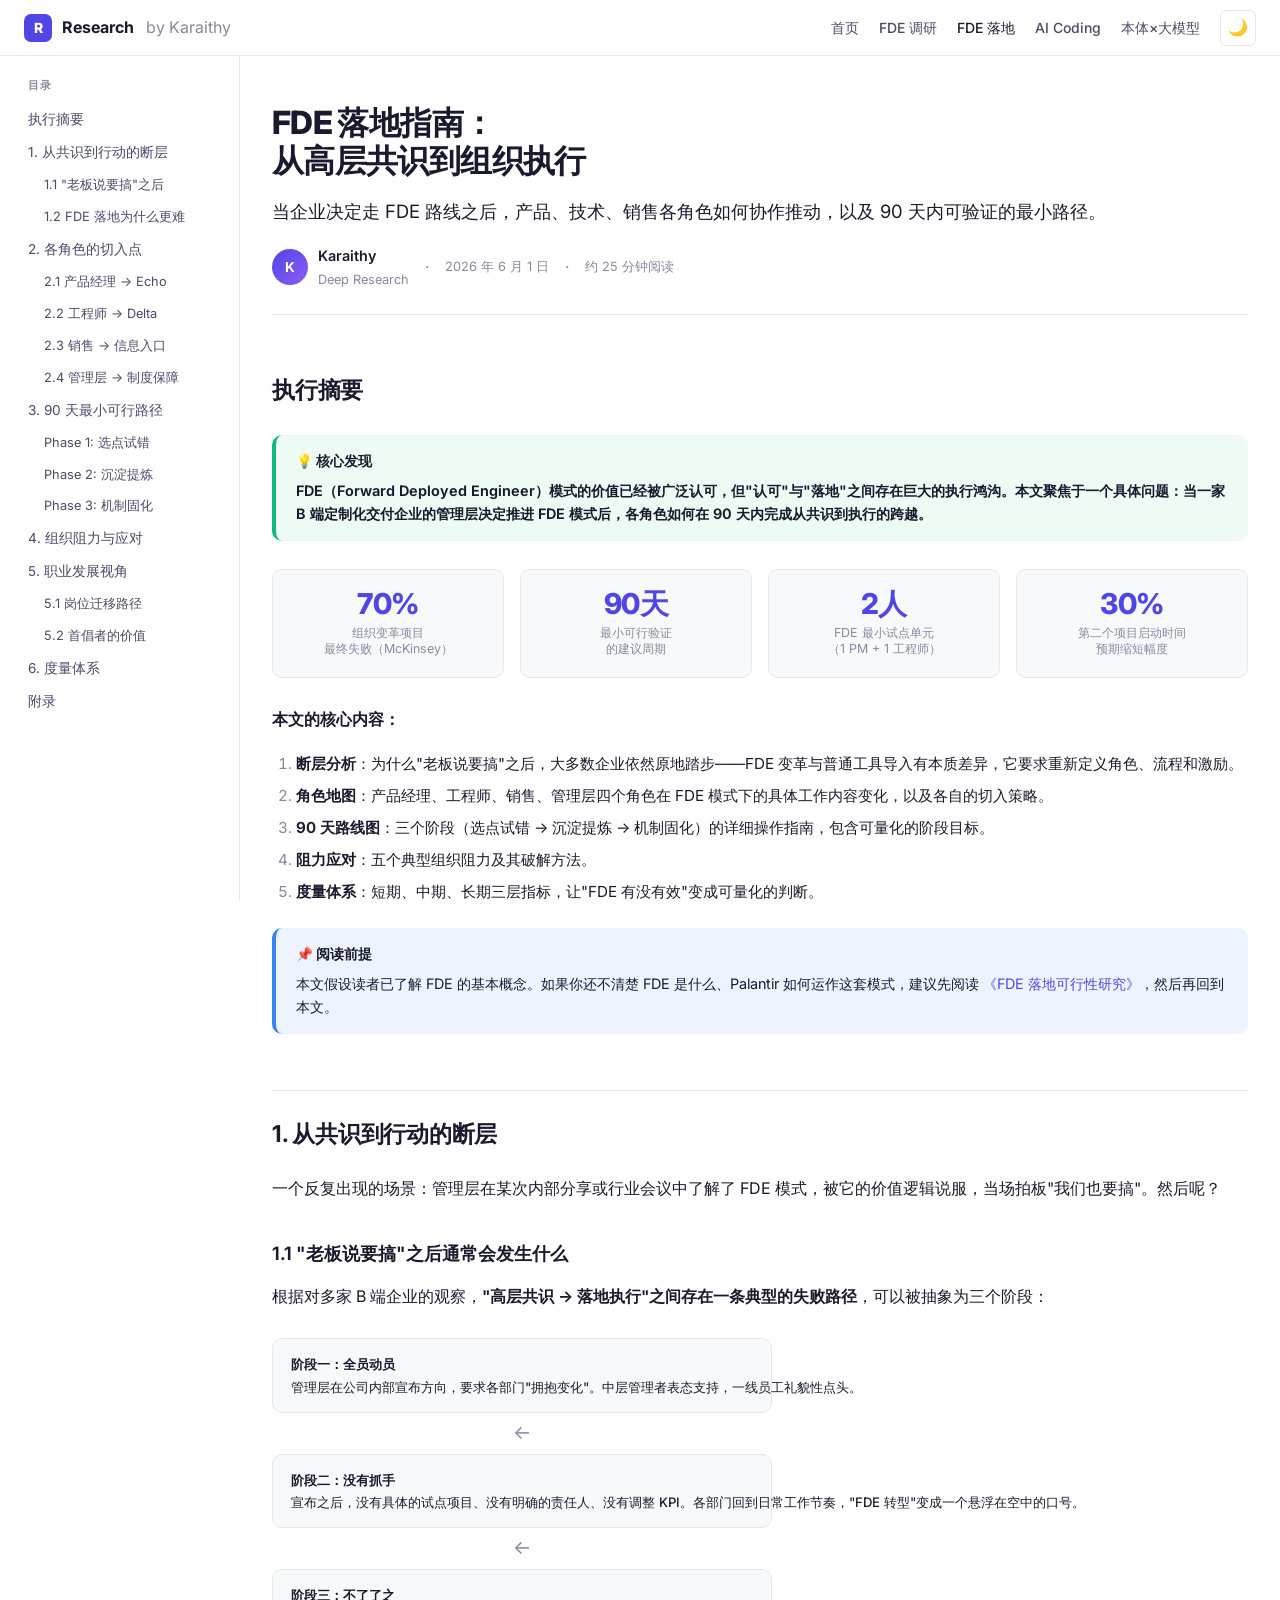
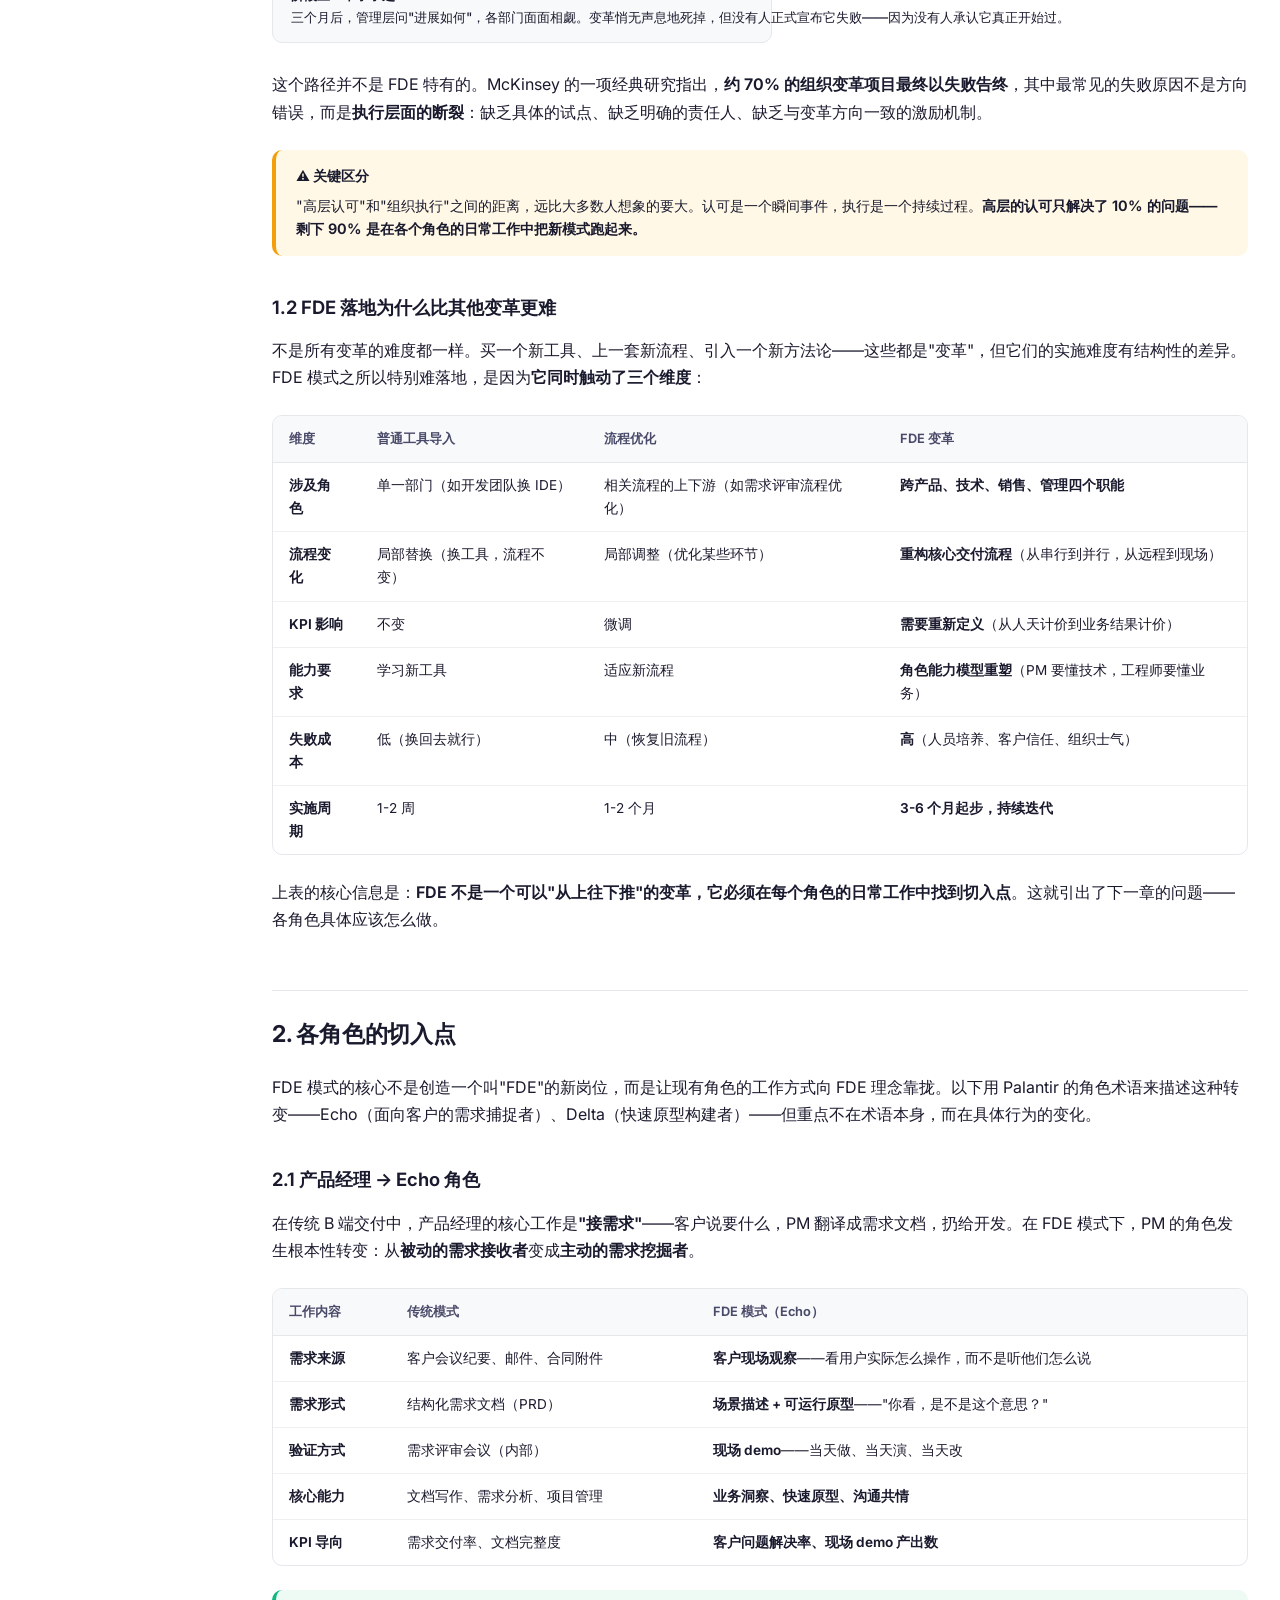
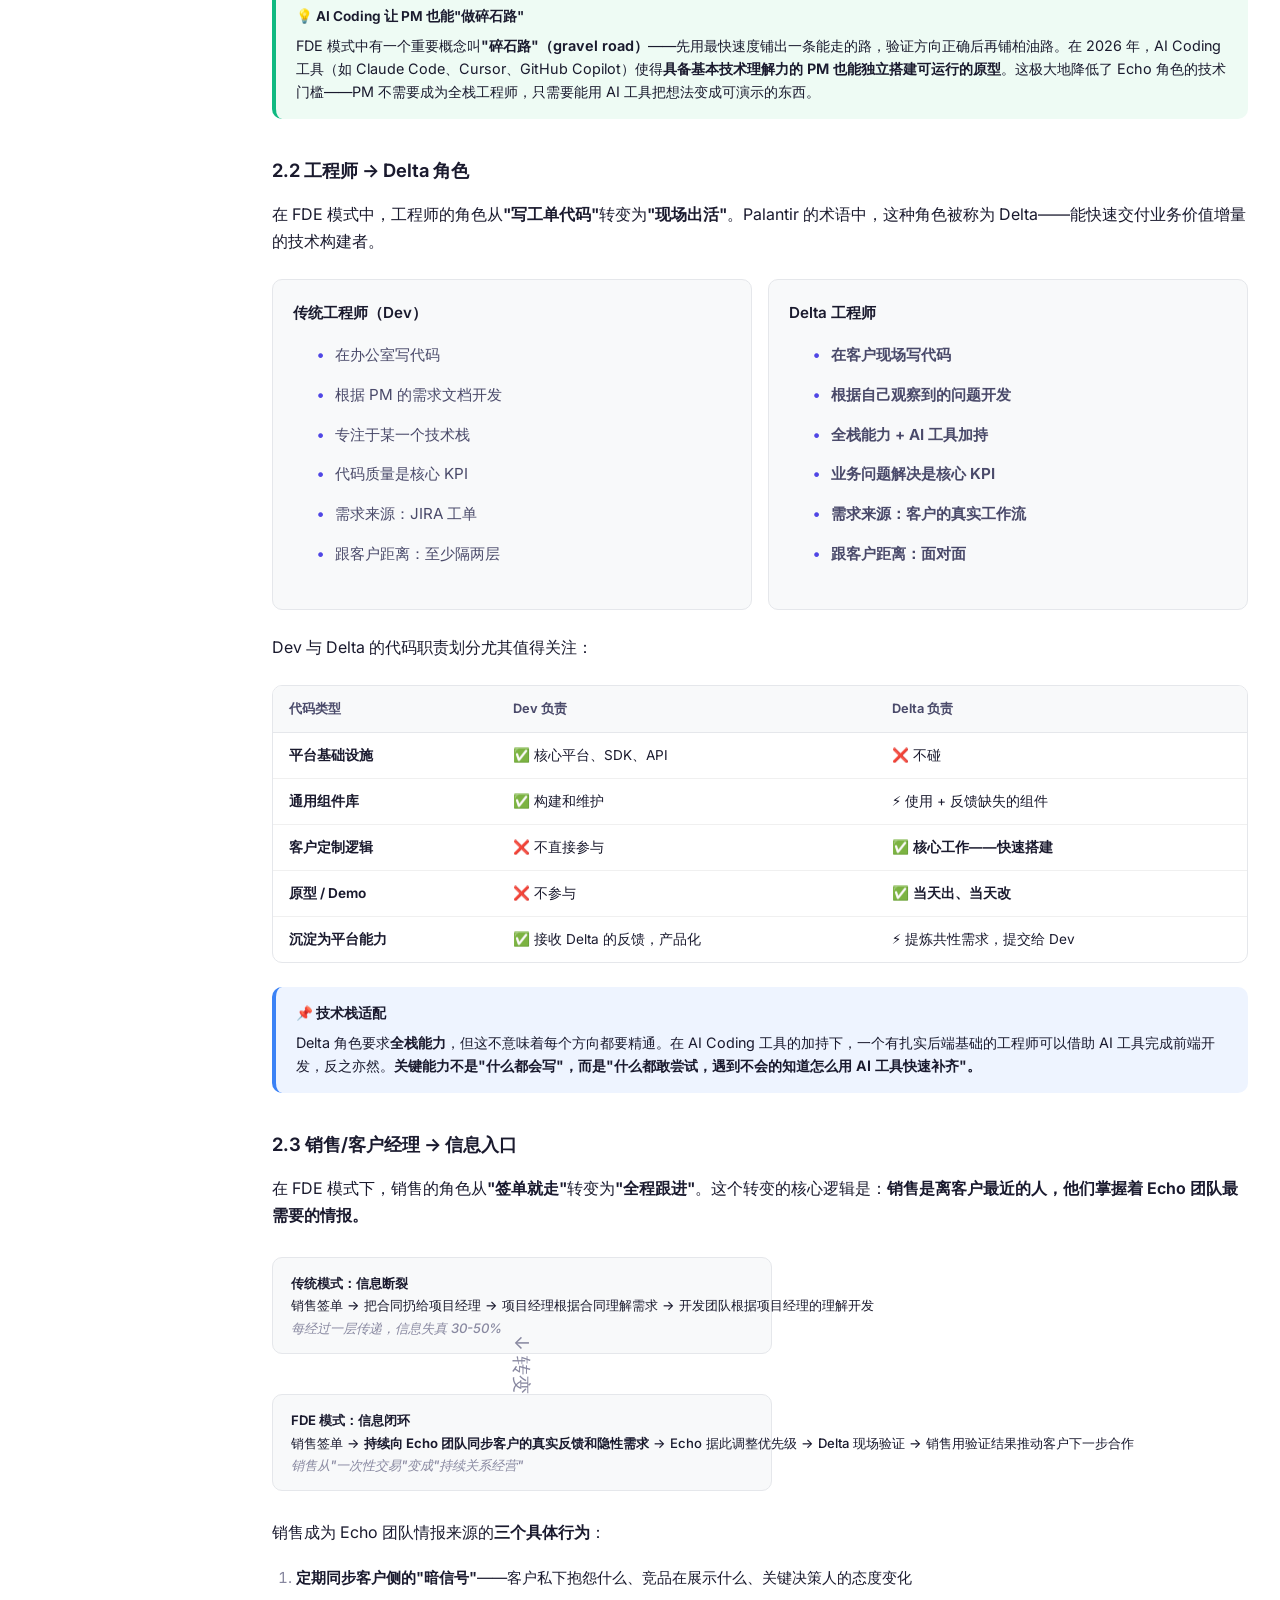
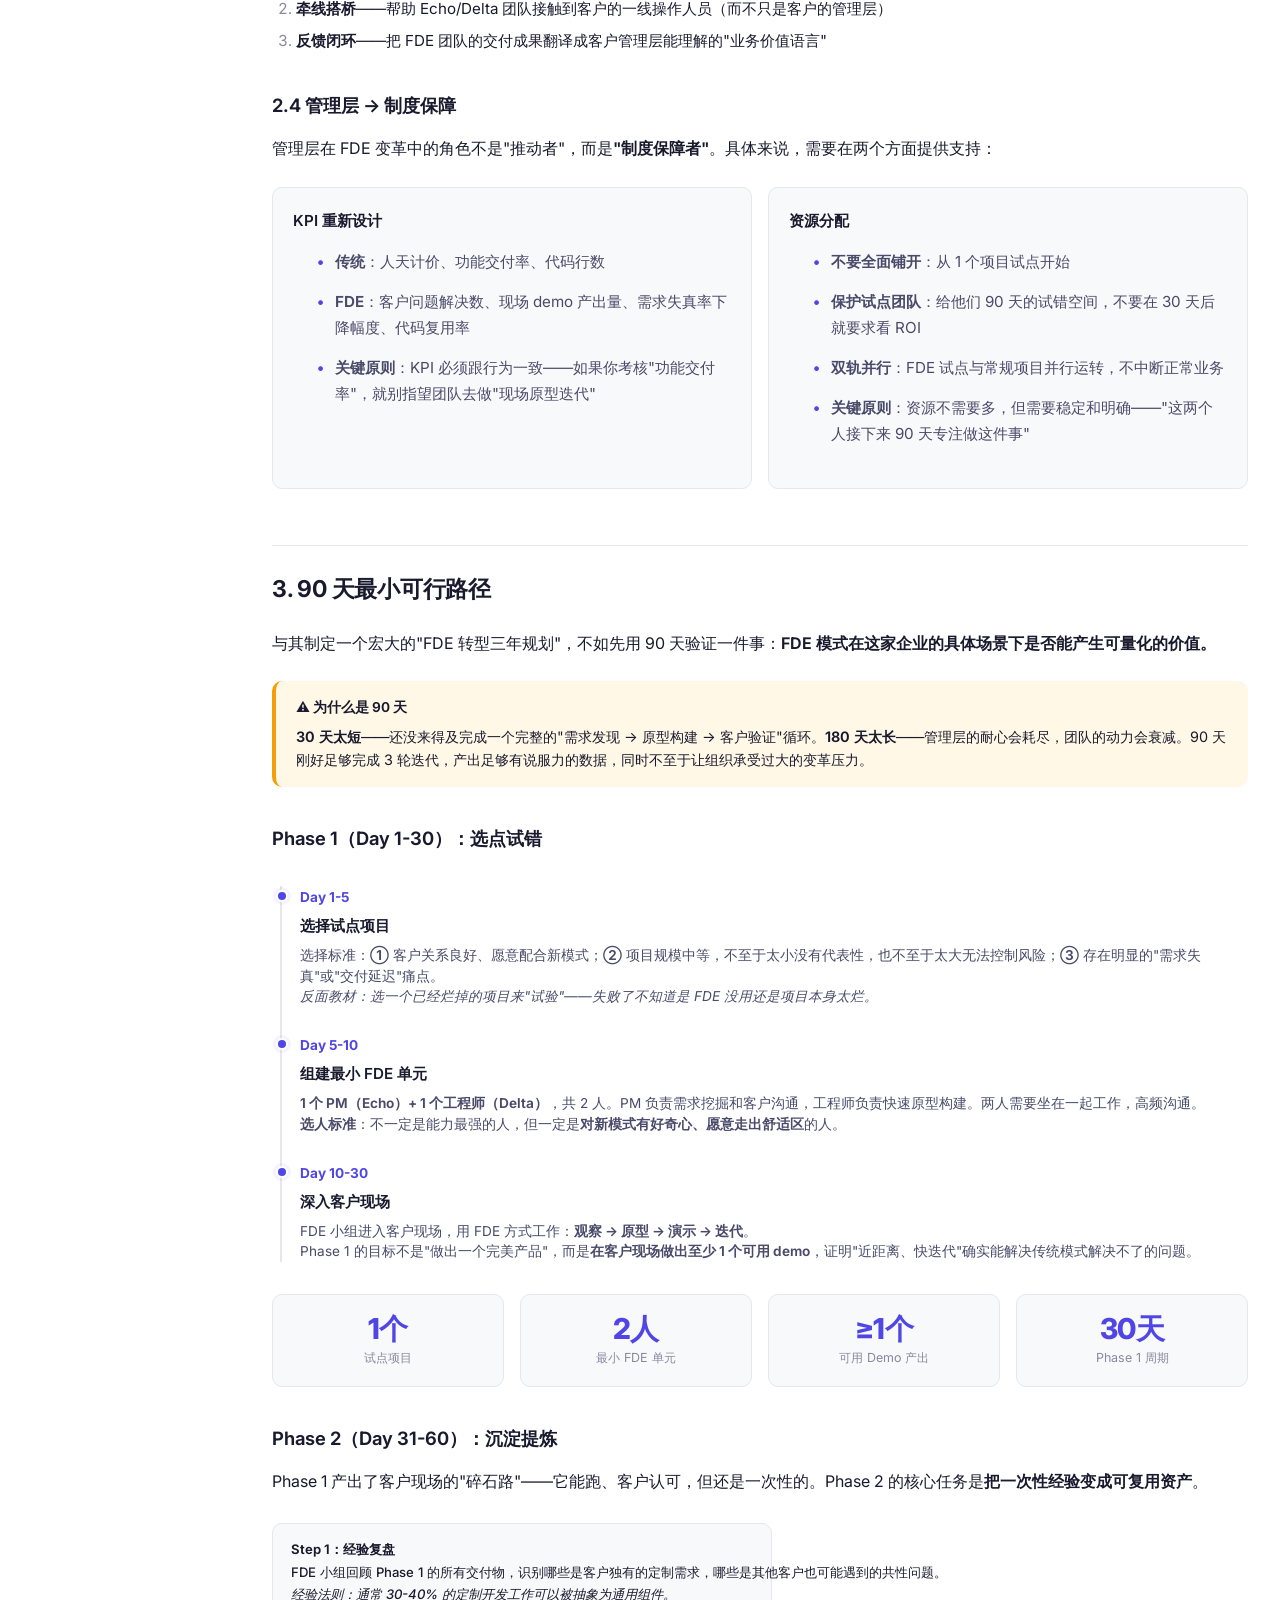
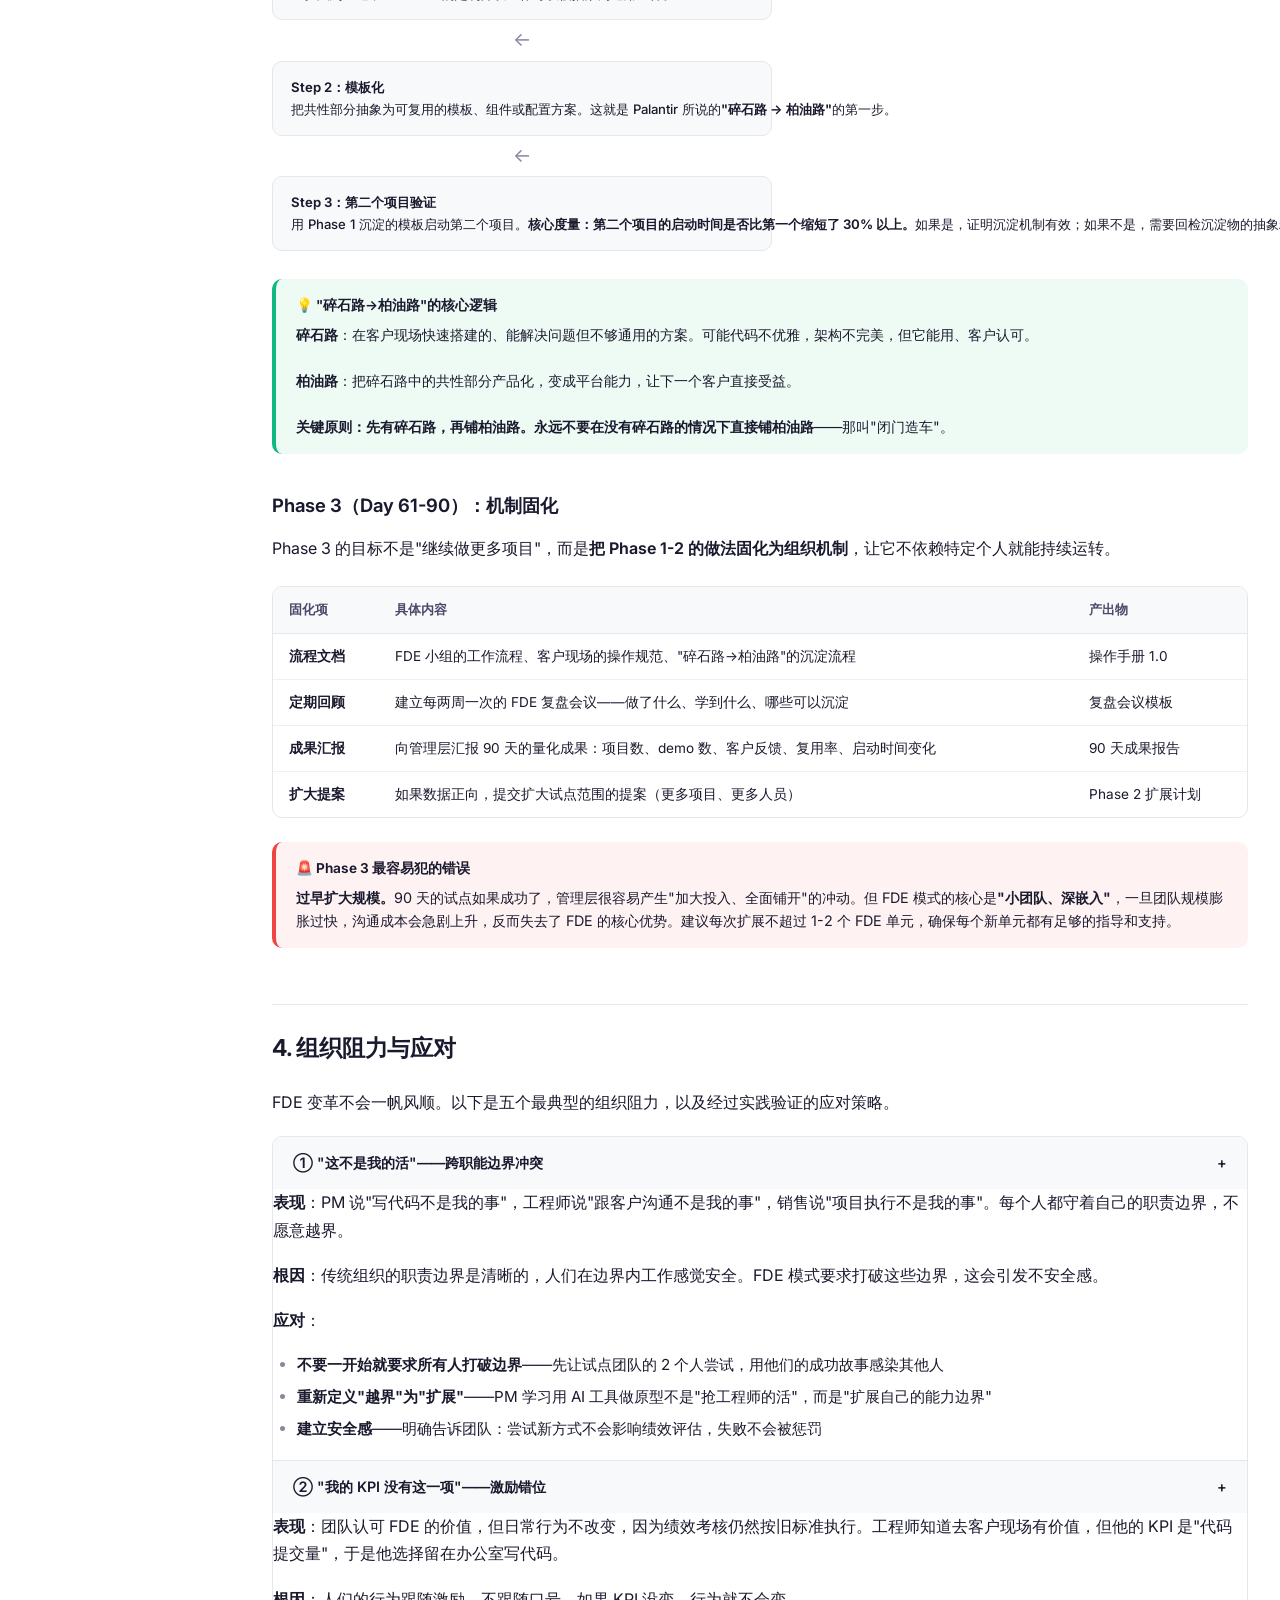
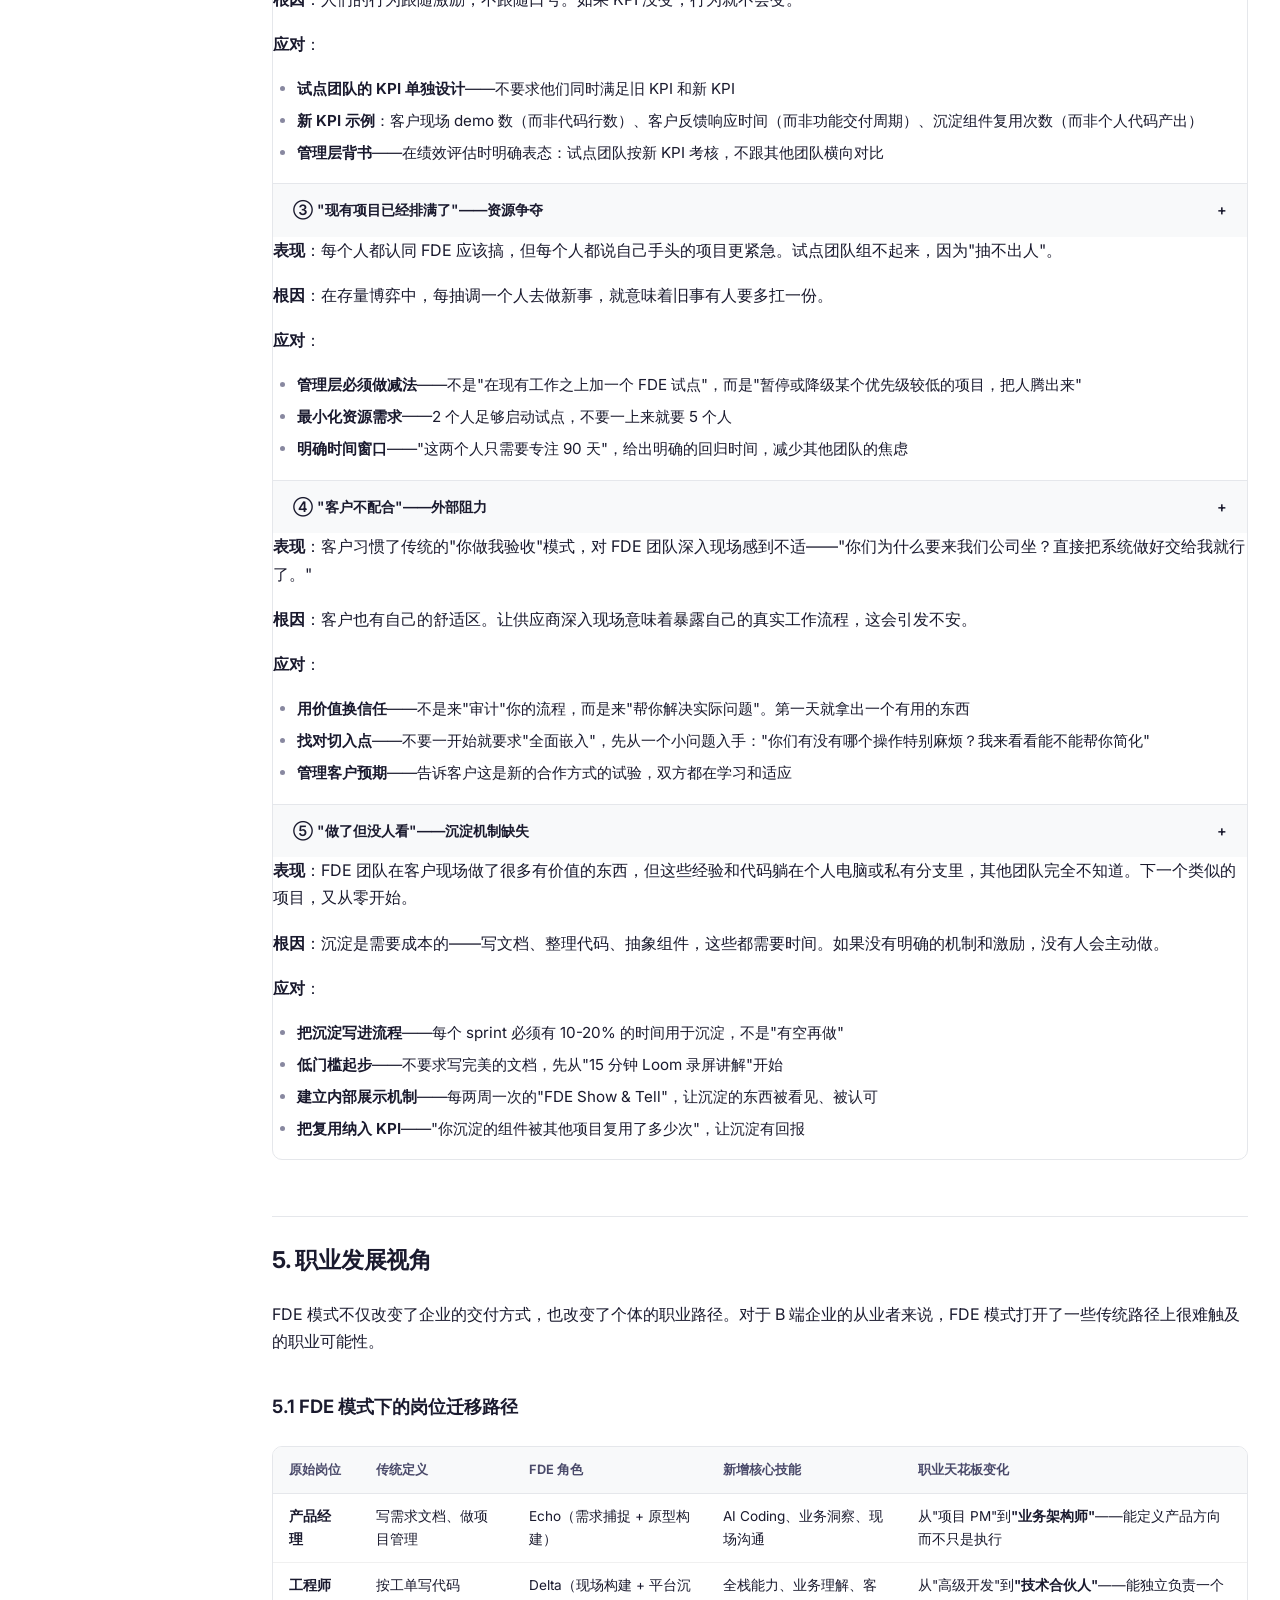
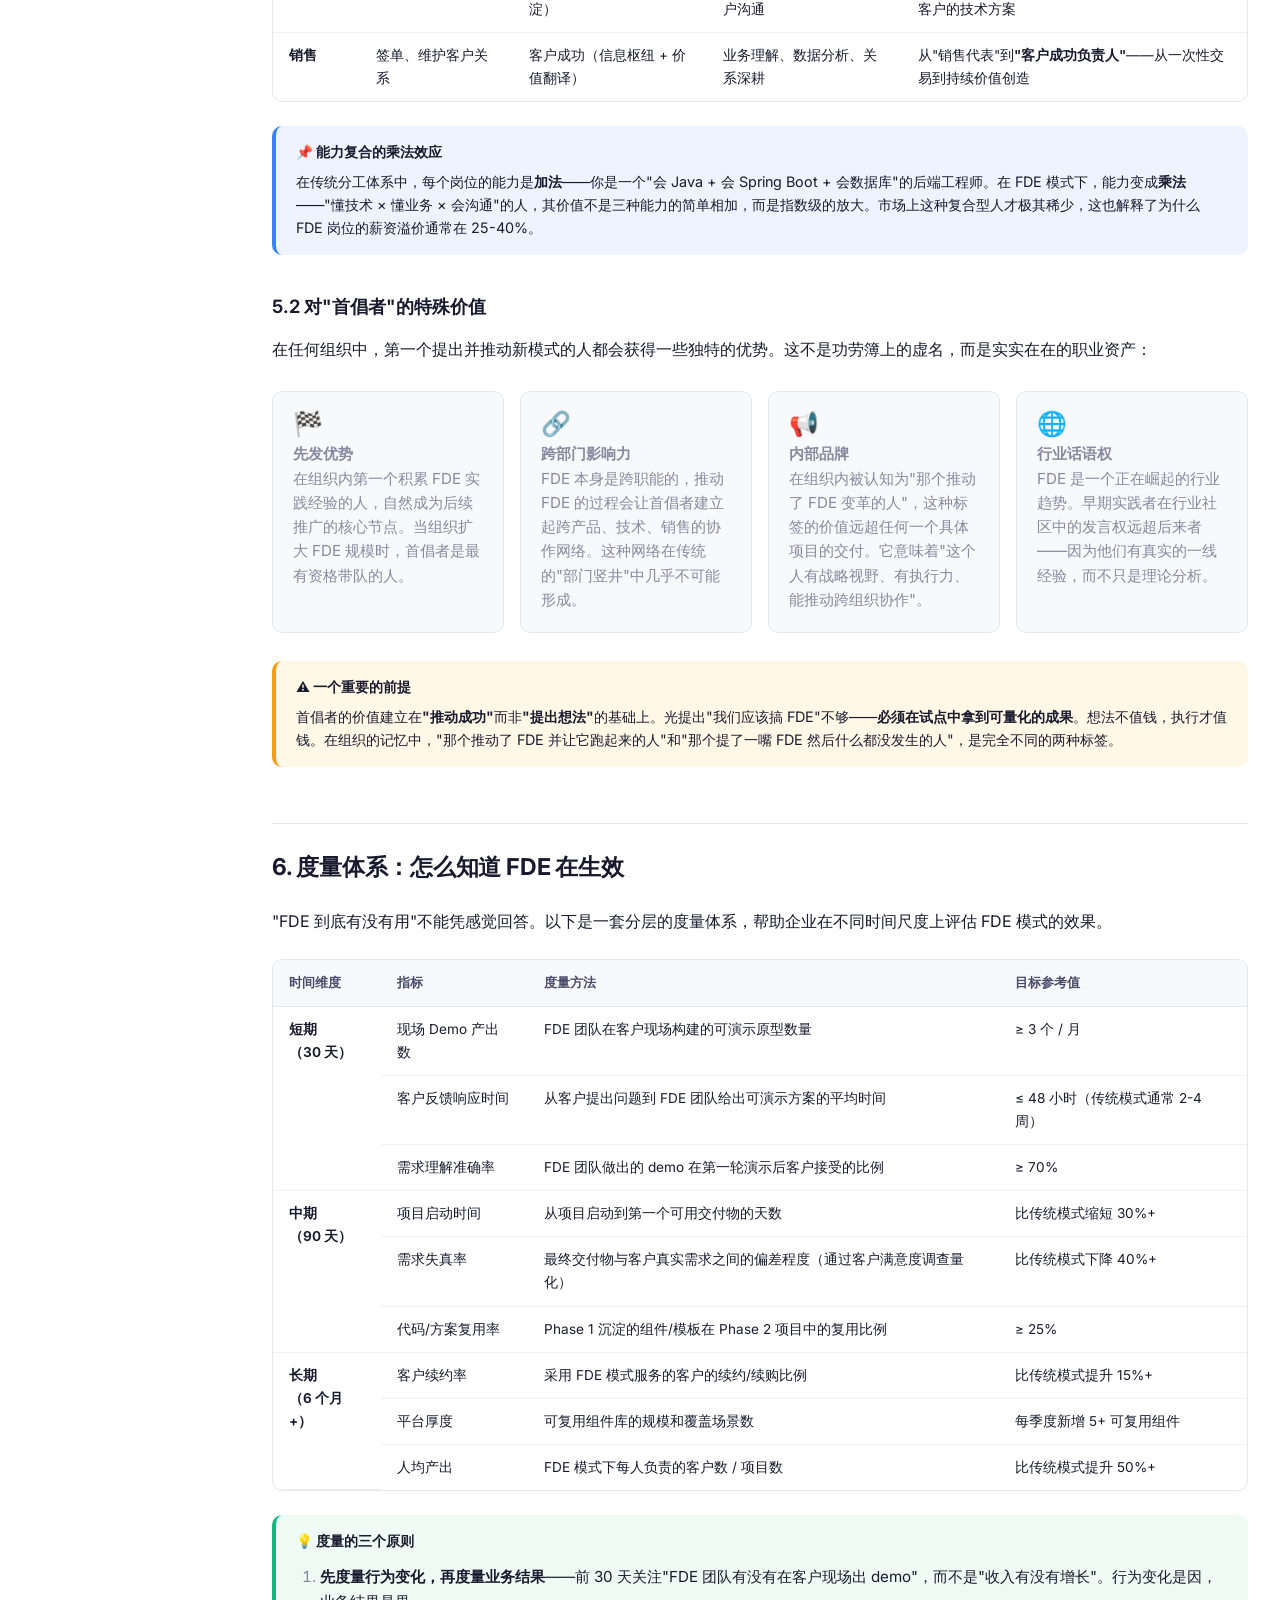
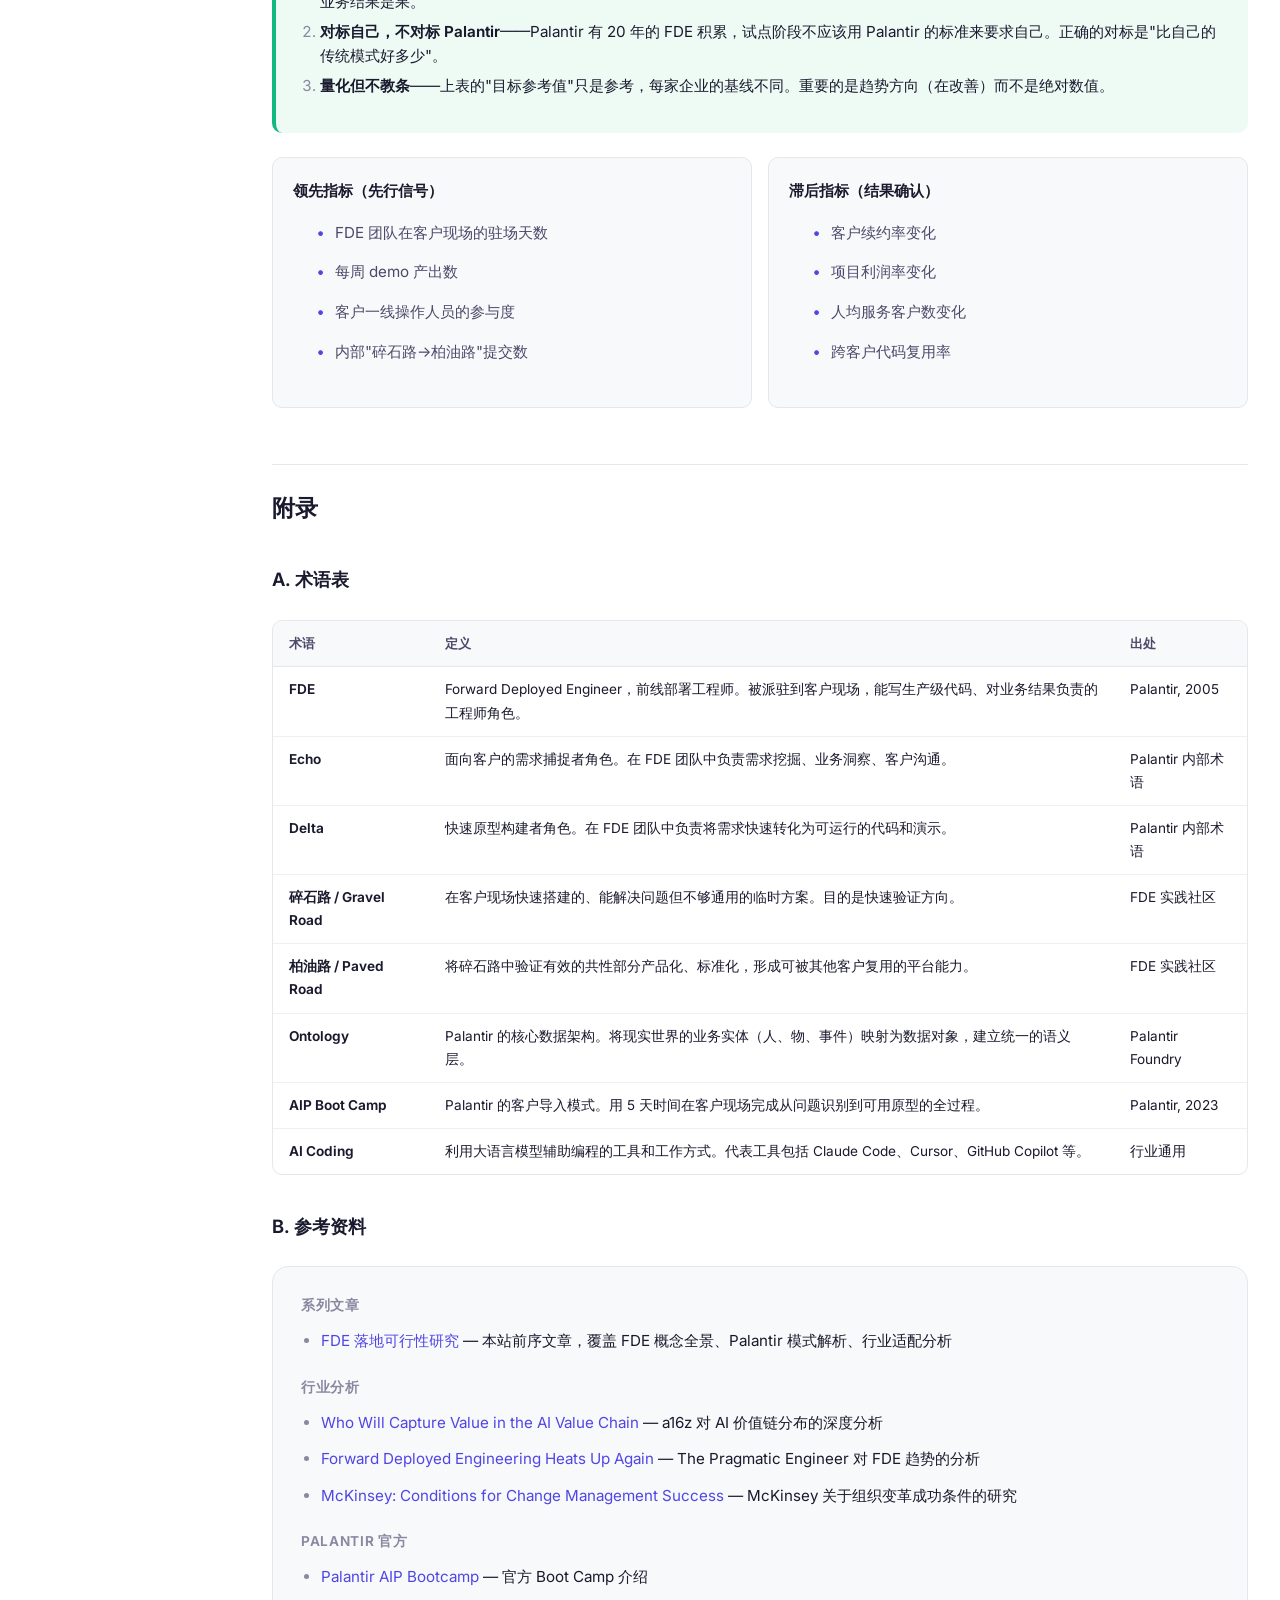
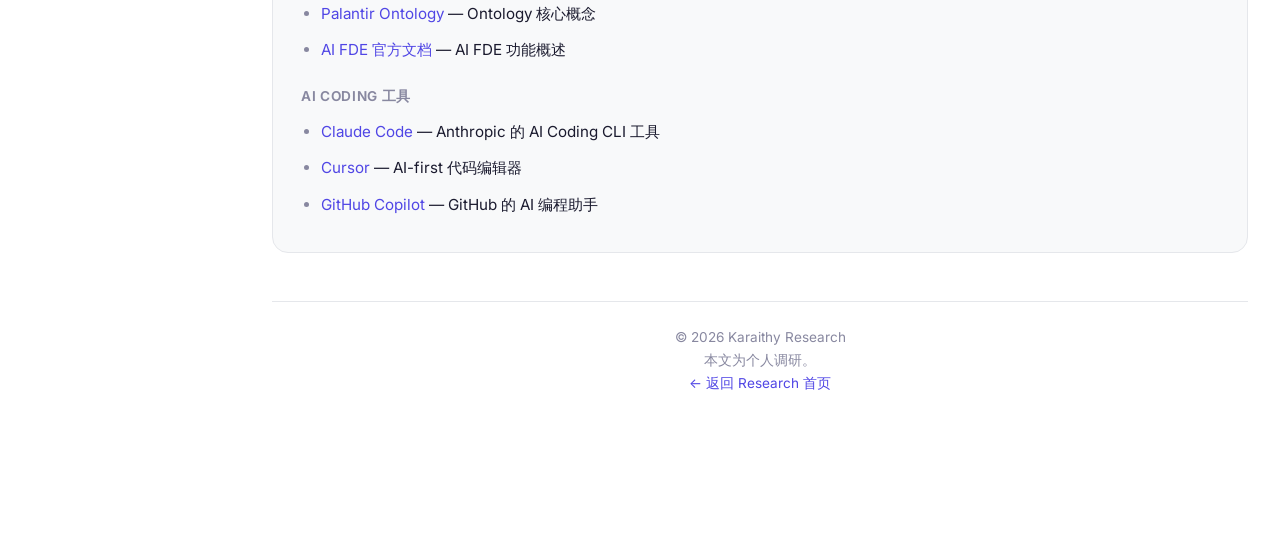
<file: articles/fde-landing-guide/index.html>
<!DOCTYPE html>
<html lang="zh-CN" data-theme="light">
<head>
  <meta charset="UTF-8">
  <meta name="viewport" content="width=device-width, initial-scale=1.0">
  <title>FDE 落地指南：从高层共识到组织执行 — Karaithy Research</title>
  <meta name="description" content="当企业决定走 FDE 路线之后，产品、技术、销售各角色如何协作推动，以及 90 天内可验证的最小路径。">
  <link rel="preconnect" href="https://fonts.googleapis.com">
  <link rel="preconnect" href="https://fonts.gstatic.com" crossorigin>
  <link href="https://fonts.googleapis.com/css2?family=Inter:wght@400;500;600;700;800&family=Noto+Serif+SC:wght@400;700&family=JetBrains+Mono:wght@400;500&display=swap" rel="stylesheet">
  <link rel="stylesheet" href="../../assets/css/main.css">
</head>
<body>

<!-- Reading Progress -->
<div class="reading-progress" id="readingProgress"></div>

<!-- Header -->
<header class="site-header">
  <div class="header-inner">
    <a href="../../index.html" class="site-logo">
      <span class="logo-icon">R</span>
      <span>Research</span>
      <span class="logo-text-sub">by Karaithy</span>
    </a>
    <div class="header-nav">
      <a href="../../index.html">首页</a>
      <a href="../fde-deep-dive/index.html">FDE 调研</a>
      <a href="index.html" class="active">FDE 落地</a>
      <a href="../ai-coding/index.html">AI Coding</a>
      <a href="../ontology-llm-fde/index.html">本体×大模型</a>
      <button class="theme-toggle" onclick="toggleTheme()" aria-label="切换主题">🌙</button>
    </div>
  </div>
</header>

<!-- Layout -->
<div class="article-layout">

<!-- Sidebar -->
<nav class="sidebar" id="sidebar">
  <div class="sidebar-section">
    <div class="sidebar-section-title">目录</div>
    <a href="#executive-summary" class="sidebar-link active">执行摘要</a>
    <a href="#ch1" class="sidebar-link">1. 从共识到行动的断层</a>
    <a href="#ch1-1" class="sidebar-link sub">1.1 "老板说要搞"之后</a>
    <a href="#ch1-2" class="sidebar-link sub">1.2 FDE 落地为什么更难</a>
    <a href="#ch2" class="sidebar-link">2. 各角色的切入点</a>
    <a href="#ch2-1" class="sidebar-link sub">2.1 产品经理 → Echo</a>
    <a href="#ch2-2" class="sidebar-link sub">2.2 工程师 → Delta</a>
    <a href="#ch2-3" class="sidebar-link sub">2.3 销售 → 信息入口</a>
    <a href="#ch2-4" class="sidebar-link sub">2.4 管理层 → 制度保障</a>
    <a href="#ch3" class="sidebar-link">3. 90 天最小可行路径</a>
    <a href="#ch3-1" class="sidebar-link sub">Phase 1: 选点试错</a>
    <a href="#ch3-2" class="sidebar-link sub">Phase 2: 沉淀提炼</a>
    <a href="#ch3-3" class="sidebar-link sub">Phase 3: 机制固化</a>
    <a href="#ch4" class="sidebar-link">4. 组织阻力与应对</a>
    <a href="#ch5" class="sidebar-link">5. 职业发展视角</a>
    <a href="#ch5-1" class="sidebar-link sub">5.1 岗位迁移路径</a>
    <a href="#ch5-2" class="sidebar-link sub">5.2 首倡者的价值</a>
    <a href="#ch6" class="sidebar-link">6. 度量体系</a>
    <a href="#appendix" class="sidebar-link">附录</a>
  </div>
</nav>

<!-- Main Content -->
<div class="main-content">
<article class="article-body">

<!-- Title -->
<h1 id="top">FDE 落地指南：<br>从高层共识到组织执行</h1>

<p class="subtitle">当企业决定走 FDE 路线之后，产品、技术、销售各角色如何协作推动，以及 90 天内可验证的最小路径。</p>

<!-- Meta -->
<div class="article-meta">
  <div class="meta-author">
    <div class="meta-avatar">K</div>
    <div>
      <div class="meta-name">Karaithy</div>
      <div class="meta-role">Deep Research</div>
    </div>
  </div>
  <span class="meta-dot">·</span>
  <span class="meta-date">2026 年 6 月 1 日</span>
  <span class="meta-dot">·</span>
  <span class="meta-read-time">约 25 分钟阅读</span>
</div>

<!-- ==================== 执行摘要 ==================== -->
<h2 id="executive-summary">执行摘要</h2>

<div class="callout tip">
  <div class="callout-title">💡 核心发现</div>
  <strong>FDE（Forward Deployed Engineer）模式的价值已经被广泛认可，但"认可"与"落地"之间存在巨大的执行鸿沟。本文聚焦于一个具体问题：当一家 B 端定制化交付企业的管理层决定推进 FDE 模式后，各角色如何在 90 天内完成从共识到执行的跨越。</strong>
</div>

<div class="stat-grid">
  <div class="stat-card">
    <div class="stat-number">70%</div>
    <div class="stat-label">组织变革项目<br>最终失败（McKinsey）</div>
  </div>
  <div class="stat-card">
    <div class="stat-number">90天</div>
    <div class="stat-label">最小可行验证<br>的建议周期</div>
  </div>
  <div class="stat-card">
    <div class="stat-number">2人</div>
    <div class="stat-label">FDE 最小试点单元<br>（1 PM + 1 工程师）</div>
  </div>
  <div class="stat-card">
    <div class="stat-number">30%</div>
    <div class="stat-label">第二个项目启动时间<br>预期缩短幅度</div>
  </div>
</div>

<p><strong>本文的核心内容：</strong></p>
<ol>
  <li><strong>断层分析</strong>：为什么"老板说要搞"之后，大多数企业依然原地踏步——FDE 变革与普通工具导入有本质差异，它要求重新定义角色、流程和激励。</li>
  <li><strong>角色地图</strong>：产品经理、工程师、销售、管理层四个角色在 FDE 模式下的具体工作内容变化，以及各自的切入策略。</li>
  <li><strong>90 天路线图</strong>：三个阶段（选点试错 → 沉淀提炼 → 机制固化）的详细操作指南，包含可量化的阶段目标。</li>
  <li><strong>阻力应对</strong>：五个典型组织阻力及其破解方法。</li>
  <li><strong>度量体系</strong>：短期、中期、长期三层指标，让"FDE 有没有效"变成可量化的判断。</li>
</ol>

<div class="callout info">
  <div class="callout-title">📌 阅读前提</div>
  本文假设读者已了解 FDE 的基本概念。如果你还不清楚 FDE 是什么、Palantir 如何运作这套模式，建议先阅读 <a href="../fde-deep-dive/index.html">《FDE 落地可行性研究》</a>，然后再回到本文。
</div>

<!-- ==================== 第一章 ==================== -->
<h2 id="ch1">1. 从共识到行动的断层</h2>

<p>一个反复出现的场景：管理层在某次内部分享或行业会议中了解了 FDE 模式，被它的价值逻辑说服，当场拍板"我们也要搞"。然后呢？</p>

<h3 id="ch1-1">1.1 "老板说要搞"之后通常会发生什么</h3>

<p>根据对多家 B 端企业的观察，<strong>"高层共识 → 落地执行"之间存在一条典型的失败路径</strong>，可以被抽象为三个阶段：</p>

<div class="flow-vertical">
  <div class="flow-step">
    <strong>阶段一：全员动员</strong><br>
    管理层在公司内部宣布方向，要求各部门"拥抱变化"。中层管理者表态支持，一线员工礼貌性点头。
  </div>
  <div class="flow-arrow">↓</div>
  <div class="flow-step">
    <strong>阶段二：没有抓手</strong><br>
    宣布之后，没有具体的试点项目、没有明确的责任人、没有调整 KPI。各部门回到日常工作节奏，"FDE 转型"变成一个悬浮在空中的口号。
  </div>
  <div class="flow-arrow">↓</div>
  <div class="flow-step">
    <strong>阶段三：不了了之</strong><br>
    三个月后，管理层问"进展如何"，各部门面面相觑。变革悄无声息地死掉，但没有人正式宣布它失败——因为没有人承认它真正开始过。
  </div>
</div>

<p>这个路径并不是 FDE 特有的。McKinsey 的一项经典研究指出，<strong>约 70% 的组织变革项目最终以失败告终</strong>，其中最常见的失败原因不是方向错误，而是<strong>执行层面的断裂</strong>：缺乏具体的试点、缺乏明确的责任人、缺乏与变革方向一致的激励机制。</p>

<div class="callout warn">
  <div class="callout-title">⚠️ 关键区分</div>
  "高层认可"和"组织执行"之间的距离，远比大多数人想象的要大。认可是一个瞬间事件，执行是一个持续过程。<strong>高层的认可只解决了 10% 的问题——剩下 90% 是在各个角色的日常工作中把新模式跑起来。</strong>
</div>

<h3 id="ch1-2">1.2 FDE 落地为什么比其他变革更难</h3>

<p>不是所有变革的难度都一样。买一个新工具、上一套新流程、引入一个新方法论——这些都是"变革"，但它们的实施难度有结构性的差异。FDE 模式之所以特别难落地，是因为<strong>它同时触动了三个维度</strong>：</p>

<div class="table-wrapper">
<table>
  <thead>
    <tr><th>维度</th><th>普通工具导入</th><th>流程优化</th><th>FDE 变革</th></tr>
  </thead>
  <tbody>
    <tr>
      <td><strong>涉及角色</strong></td>
      <td>单一部门（如开发团队换 IDE）</td>
      <td>相关流程的上下游（如需求评审流程优化）</td>
      <td><strong>跨产品、技术、销售、管理四个职能</strong></td>
    </tr>
    <tr>
      <td><strong>流程变化</strong></td>
      <td>局部替换（换工具，流程不变）</td>
      <td>局部调整（优化某些环节）</td>
      <td><strong>重构核心交付流程</strong>（从串行到并行，从远程到现场）</td>
    </tr>
    <tr>
      <td><strong>KPI 影响</strong></td>
      <td>不变</td>
      <td>微调</td>
      <td><strong>需要重新定义</strong>（从人天计价到业务结果计价）</td>
    </tr>
    <tr>
      <td><strong>能力要求</strong></td>
      <td>学习新工具</td>
      <td>适应新流程</td>
      <td><strong>角色能力模型重塑</strong>（PM 要懂技术，工程师要懂业务）</td>
    </tr>
    <tr>
      <td><strong>失败成本</strong></td>
      <td>低（换回去就行）</td>
      <td>中（恢复旧流程）</td>
      <td><strong>高</strong>（人员培养、客户信任、组织士气）</td>
    </tr>
    <tr>
      <td><strong>实施周期</strong></td>
      <td>1-2 周</td>
      <td>1-2 个月</td>
      <td><strong>3-6 个月起步，持续迭代</strong></td>
    </tr>
  </tbody>
</table>
</div>

<p>上表的核心信息是：<strong>FDE 不是一个可以"从上往下推"的变革，它必须在每个角色的日常工作中找到切入点</strong>。这就引出了下一章的问题——各角色具体应该怎么做。</p>

<!-- ==================== 第二章 ==================== -->
<h2 id="ch2">2. 各角色的切入点</h2>

<p>FDE 模式的核心不是创造一个叫"FDE"的新岗位，而是让现有角色的工作方式向 FDE 理念靠拢。以下用 Palantir 的角色术语来描述这种转变——Echo（面向客户的需求捕捉者）、Delta（快速原型构建者）——但重点不在术语本身，而在具体行为的变化。</p>

<h3 id="ch2-1">2.1 产品经理 → Echo 角色</h3>

<p>在传统 B 端交付中，产品经理的核心工作是<strong>"接需求"</strong>——客户说要什么，PM 翻译成需求文档，扔给开发。在 FDE 模式下，PM 的角色发生根本性转变：从<strong>被动的需求接收者</strong>变成<strong>主动的需求挖掘者</strong>。</p>

<div class="table-wrapper">
<table>
  <thead>
    <tr><th>工作内容</th><th>传统模式</th><th>FDE 模式（Echo）</th></tr>
  </thead>
  <tbody>
    <tr>
      <td><strong>需求来源</strong></td>
      <td>客户会议纪要、邮件、合同附件</td>
      <td><strong>客户现场观察</strong>——看用户实际怎么操作，而不是听他们怎么说</td>
    </tr>
    <tr>
      <td><strong>需求形式</strong></td>
      <td>结构化需求文档（PRD）</td>
      <td><strong>场景描述 + 可运行原型</strong>——"你看，是不是这个意思？"</td>
    </tr>
    <tr>
      <td><strong>验证方式</strong></td>
      <td>需求评审会议（内部）</td>
      <td><strong>现场 demo</strong>——当天做、当天演、当天改</td>
    </tr>
    <tr>
      <td><strong>核心能力</strong></td>
      <td>文档写作、需求分析、项目管理</td>
      <td><strong>业务洞察、快速原型、沟通共情</strong></td>
    </tr>
    <tr>
      <td><strong>KPI 导向</strong></td>
      <td>需求交付率、文档完整度</td>
      <td><strong>客户问题解决率、现场 demo 产出数</strong></td>
    </tr>
  </tbody>
</table>
</div>

<div class="callout tip">
  <div class="callout-title">💡 AI Coding 让 PM 也能"做碎石路"</div>
  FDE 模式中有一个重要概念叫<strong>"碎石路"（gravel road）</strong>——先用最快速度铺出一条能走的路，验证方向正确后再铺柏油路。在 2026 年，AI Coding 工具（如 Claude Code、Cursor、GitHub Copilot）使得<strong>具备基本技术理解力的 PM 也能独立搭建可运行的原型</strong>。这极大地降低了 Echo 角色的技术门槛——PM 不需要成为全栈工程师，只需要能用 AI 工具把想法变成可演示的东西。
</div>

<h3 id="ch2-2">2.2 工程师 → Delta 角色</h3>

<p>在 FDE 模式中，工程师的角色从<strong>"写工单代码"</strong>转变为<strong>"现场出活"</strong>。Palantir 的术语中，这种角色被称为 Delta——能快速交付业务价值增量的技术构建者。</p>

<div class="compare-grid">
  <div class="compare-card">
    <h4>传统工程师（Dev）</h4>
    <ul>
      <li>在办公室写代码</li>
      <li>根据 PM 的需求文档开发</li>
      <li>专注于某一个技术栈</li>
      <li>代码质量是核心 KPI</li>
      <li>需求来源：JIRA 工单</li>
      <li>跟客户距离：至少隔两层</li>
    </ul>
  </div>
  <div class="compare-card">
    <h4>Delta 工程师</h4>
    <ul>
      <li><strong>在客户现场写代码</strong></li>
      <li><strong>根据自己观察到的问题开发</strong></li>
      <li><strong>全栈能力 + AI 工具加持</strong></li>
      <li><strong>业务问题解决是核心 KPI</strong></li>
      <li><strong>需求来源：客户的真实工作流</strong></li>
      <li><strong>跟客户距离：面对面</strong></li>
    </ul>
  </div>
</div>

<p>Dev 与 Delta 的代码职责划分尤其值得关注：</p>

<div class="table-wrapper">
<table>
  <thead>
    <tr><th>代码类型</th><th>Dev 负责</th><th>Delta 负责</th></tr>
  </thead>
  <tbody>
    <tr>
      <td><strong>平台基础设施</strong></td>
      <td>✅ 核心平台、SDK、API</td>
      <td>❌ 不碰</td>
    </tr>
    <tr>
      <td><strong>通用组件库</strong></td>
      <td>✅ 构建和维护</td>
      <td>⚡ 使用 + 反馈缺失的组件</td>
    </tr>
    <tr>
      <td><strong>客户定制逻辑</strong></td>
      <td>❌ 不直接参与</td>
      <td>✅ <strong>核心工作——快速搭建</strong></td>
    </tr>
    <tr>
      <td><strong>原型 / Demo</strong></td>
      <td>❌ 不参与</td>
      <td>✅ <strong>当天出、当天改</strong></td>
    </tr>
    <tr>
      <td><strong>沉淀为平台能力</strong></td>
      <td>✅ 接收 Delta 的反馈，产品化</td>
      <td>⚡ 提炼共性需求，提交给 Dev</td>
    </tr>
  </tbody>
</table>
</div>

<div class="callout info">
  <div class="callout-title">📌 技术栈适配</div>
  Delta 角色要求<strong>全栈能力</strong>，但这不意味着每个方向都要精通。在 AI Coding 工具的加持下，一个有扎实后端基础的工程师可以借助 AI 工具完成前端开发，反之亦然。<strong>关键能力不是"什么都会写"，而是"什么都敢尝试，遇到不会的知道怎么用 AI 工具快速补齐"。</strong>
</div>

<h3 id="ch2-3">2.3 销售/客户经理 → 信息入口</h3>

<p>在 FDE 模式下，销售的角色从<strong>"签单就走"</strong>转变为<strong>"全程跟进"</strong>。这个转变的核心逻辑是：<strong>销售是离客户最近的人，他们掌握着 Echo 团队最需要的情报。</strong></p>

<div class="flow-vertical">
  <div class="flow-step">
    <strong>传统模式：信息断裂</strong><br>
    销售签单 → 把合同扔给项目经理 → 项目经理根据合同理解需求 → 开发团队根据项目经理的理解开发<br>
    <em style="color:var(--text-tertiary);">每经过一层传递，信息失真 30-50%</em>
  </div>
  <div class="flow-arrow">↓ 转变为</div>
  <div class="flow-step">
    <strong>FDE 模式：信息闭环</strong><br>
    销售签单 → <strong>持续向 Echo 团队同步客户的真实反馈和隐性需求</strong> → Echo 据此调整优先级 → Delta 现场验证 → 销售用验证结果推动客户下一步合作<br>
    <em style="color:var(--text-tertiary);">销售从"一次性交易"变成"持续关系经营"</em>
  </div>
</div>

<p>销售成为 Echo 团队情报来源的<strong>三个具体行为</strong>：</p>
<ol>
  <li><strong>定期同步客户侧的"暗信号"</strong>——客户私下抱怨什么、竞品在展示什么、关键决策人的态度变化</li>
  <li><strong>牵线搭桥</strong>——帮助 Echo/Delta 团队接触到客户的一线操作人员（而不只是客户的管理层）</li>
  <li><strong>反馈闭环</strong>——把 FDE 团队的交付成果翻译成客户管理层能理解的"业务价值语言"</li>
</ol>

<h3 id="ch2-4">2.4 管理层 → 制度保障</h3>

<p>管理层在 FDE 变革中的角色不是"推动者"，而是<strong>"制度保障者"</strong>。具体来说，需要在两个方面提供支持：</p>

<div class="compare-grid">
  <div class="compare-card">
    <h4>KPI 重新设计</h4>
    <ul>
      <li><strong>传统</strong>：人天计价、功能交付率、代码行数</li>
      <li><strong>FDE</strong>：客户问题解决数、现场 demo 产出量、需求失真率下降幅度、代码复用率</li>
      <li><strong>关键原则</strong>：KPI 必须跟行为一致——如果你考核"功能交付率"，就别指望团队去做"现场原型迭代"</li>
    </ul>
  </div>
  <div class="compare-card">
    <h4>资源分配</h4>
    <ul>
      <li><strong>不要全面铺开</strong>：从 1 个项目试点开始</li>
      <li><strong>保护试点团队</strong>：给他们 90 天的试错空间，不要在 30 天后就要求看 ROI</li>
      <li><strong>双轨并行</strong>：FDE 试点与常规项目并行运转，不中断正常业务</li>
      <li><strong>关键原则</strong>：资源不需要多，但需要稳定和明确——"这两个人接下来 90 天专注做这件事"</li>
    </ul>
  </div>
</div>

<!-- ==================== 第三章 ==================== -->
<h2 id="ch3">3. 90 天最小可行路径</h2>

<p>与其制定一个宏大的"FDE 转型三年规划"，不如先用 90 天验证一件事：<strong>FDE 模式在这家企业的具体场景下是否能产生可量化的价值。</strong></p>

<div class="callout warn">
  <div class="callout-title">⚠️ 为什么是 90 天</div>
  <strong>30 天太短</strong>——还没来得及完成一个完整的"需求发现 → 原型构建 → 客户验证"循环。<strong>180 天太长</strong>——管理层的耐心会耗尽，团队的动力会衰减。90 天刚好足够完成 3 轮迭代，产出足够有说服力的数据，同时不至于让组织承受过大的变革压力。
</div>

<h3 id="ch3-1">Phase 1（Day 1-30）：选点试错</h3>

<div class="timeline">
  <div class="timeline-item">
    <div class="timeline-dot"></div>
    <div class="timeline-label">Day 1-5</div>
    <div class="timeline-title">选择试点项目</div>
    <div class="timeline-desc">
      选择标准：<strong>①</strong> 客户关系良好、愿意配合新模式；<strong>②</strong> 项目规模中等，不至于太小没有代表性，也不至于太大无法控制风险；<strong>③</strong> 存在明显的"需求失真"或"交付延迟"痛点。<br>
      <em>反面教材：选一个已经烂掉的项目来"试验"——失败了不知道是 FDE 没用还是项目本身太烂。</em>
    </div>
  </div>
  <div class="timeline-item">
    <div class="timeline-dot"></div>
    <div class="timeline-label">Day 5-10</div>
    <div class="timeline-title">组建最小 FDE 单元</div>
    <div class="timeline-desc">
      <strong>1 个 PM（Echo）+ 1 个工程师（Delta）</strong>，共 2 人。PM 负责需求挖掘和客户沟通，工程师负责快速原型构建。两人需要坐在一起工作，高频沟通。<br>
      <strong>选人标准</strong>：不一定是能力最强的人，但一定是<strong>对新模式有好奇心、愿意走出舒适区</strong>的人。
    </div>
  </div>
  <div class="timeline-item">
    <div class="timeline-dot"></div>
    <div class="timeline-label">Day 10-30</div>
    <div class="timeline-title">深入客户现场</div>
    <div class="timeline-desc">
      FDE 小组进入客户现场，用 FDE 方式工作：<strong>观察 → 原型 → 演示 → 迭代</strong>。<br>
      Phase 1 的目标不是"做出一个完美产品"，而是<strong>在客户现场做出至少 1 个可用 demo</strong>，证明"近距离、快迭代"确实能解决传统模式解决不了的问题。
    </div>
  </div>
</div>

<div class="stat-grid">
  <div class="stat-card">
    <div class="stat-number">1个</div>
    <div class="stat-label">试点项目</div>
  </div>
  <div class="stat-card">
    <div class="stat-number">2人</div>
    <div class="stat-label">最小 FDE 单元</div>
  </div>
  <div class="stat-card">
    <div class="stat-number">≥1个</div>
    <div class="stat-label">可用 Demo 产出</div>
  </div>
  <div class="stat-card">
    <div class="stat-number">30天</div>
    <div class="stat-label">Phase 1 周期</div>
  </div>
</div>

<h3 id="ch3-2">Phase 2（Day 31-60）：沉淀提炼</h3>

<p>Phase 1 产出了客户现场的"碎石路"——它能跑、客户认可，但还是一次性的。Phase 2 的核心任务是<strong>把一次性经验变成可复用资产</strong>。</p>

<div class="flow-vertical">
  <div class="flow-step">
    <strong>Step 1：经验复盘</strong><br>
    FDE 小组回顾 Phase 1 的所有交付物，识别哪些是客户独有的定制需求，哪些是其他客户也可能遇到的共性问题。<br>
    <em>经验法则：通常 30-40% 的定制开发工作可以被抽象为通用组件。</em>
  </div>
  <div class="flow-arrow">↓</div>
  <div class="flow-step">
    <strong>Step 2：模板化</strong><br>
    把共性部分抽象为可复用的模板、组件或配置方案。这就是 Palantir 所说的<strong>"碎石路 → 柏油路"</strong>的第一步。
  </div>
  <div class="flow-arrow">↓</div>
  <div class="flow-step">
    <strong>Step 3：第二个项目验证</strong><br>
    用 Phase 1 沉淀的模板启动第二个项目。<strong>核心度量：第二个项目的启动时间是否比第一个缩短了 30% 以上。</strong>如果是，证明沉淀机制有效；如果不是，需要回检沉淀物的抽象粒度是否合适。
  </div>
</div>

<div class="callout tip">
  <div class="callout-title">💡 "碎石路→柏油路"的核心逻辑</div>
  <strong>碎石路</strong>：在客户现场快速搭建的、能解决问题但不够通用的方案。可能代码不优雅，架构不完美，但它能用、客户认可。<br><br>
  <strong>柏油路</strong>：把碎石路中的共性部分产品化，变成平台能力，让下一个客户直接受益。<br><br>
  <strong>关键原则：先有碎石路，再铺柏油路。永远不要在没有碎石路的情况下直接铺柏油路</strong>——那叫"闭门造车"。
</div>

<h3 id="ch3-3">Phase 3（Day 61-90）：机制固化</h3>

<p>Phase 3 的目标不是"继续做更多项目"，而是<strong>把 Phase 1-2 的做法固化为组织机制</strong>，让它不依赖特定个人就能持续运转。</p>

<div class="table-wrapper">
<table>
  <thead>
    <tr><th>固化项</th><th>具体内容</th><th>产出物</th></tr>
  </thead>
  <tbody>
    <tr>
      <td><strong>流程文档</strong></td>
      <td>FDE 小组的工作流程、客户现场的操作规范、"碎石路→柏油路"的沉淀流程</td>
      <td>操作手册 1.0</td>
    </tr>
    <tr>
      <td><strong>定期回顾</strong></td>
      <td>建立每两周一次的 FDE 复盘会议——做了什么、学到什么、哪些可以沉淀</td>
      <td>复盘会议模板</td>
    </tr>
    <tr>
      <td><strong>成果汇报</strong></td>
      <td>向管理层汇报 90 天的量化成果：项目数、demo 数、客户反馈、复用率、启动时间变化</td>
      <td>90 天成果报告</td>
    </tr>
    <tr>
      <td><strong>扩大提案</strong></td>
      <td>如果数据正向，提交扩大试点范围的提案（更多项目、更多人员）</td>
      <td>Phase 2 扩展计划</td>
    </tr>
  </tbody>
</table>
</div>

<div class="callout critical">
  <div class="callout-title">🚨 Phase 3 最容易犯的错误</div>
  <strong>过早扩大规模。</strong>90 天的试点如果成功了，管理层很容易产生"加大投入、全面铺开"的冲动。但 FDE 模式的核心是<strong>"小团队、深嵌入"</strong>，一旦团队规模膨胀过快，沟通成本会急剧上升，反而失去了 FDE 的核心优势。建议每次扩展不超过 1-2 个 FDE 单元，确保每个新单元都有足够的指导和支持。
</div>

<!-- ==================== 第四章 ==================== -->
<h2 id="ch4">4. 组织阻力与应对</h2>

<p>FDE 变革不会一帆风顺。以下是五个最典型的组织阻力，以及经过实践验证的应对策略。</p>

<div class="accordion">
  <div class="accordion-item">
    <div class="accordion-header" onclick="toggleAccordion(this)">
      <span>① "这不是我的活"——跨职能边界冲突</span>
      <span class="accordion-icon">+</span>
    </div>
    <div class="accordion-body">
      <p><strong>表现</strong>：PM 说"写代码不是我的事"，工程师说"跟客户沟通不是我的事"，销售说"项目执行不是我的事"。每个人都守着自己的职责边界，不愿意越界。</p>
      <p><strong>根因</strong>：传统组织的职责边界是清晰的，人们在边界内工作感觉安全。FDE 模式要求打破这些边界，这会引发不安全感。</p>
      <p><strong>应对</strong>：</p>
      <ul>
        <li><strong>不要一开始就要求所有人打破边界</strong>——先让试点团队的 2 个人尝试，用他们的成功故事感染其他人</li>
        <li><strong>重新定义"越界"为"扩展"</strong>——PM 学习用 AI 工具做原型不是"抢工程师的活"，而是"扩展自己的能力边界"</li>
        <li><strong>建立安全感</strong>——明确告诉团队：尝试新方式不会影响绩效评估，失败不会被惩罚</li>
      </ul>
    </div>
  </div>

  <div class="accordion-item">
    <div class="accordion-header" onclick="toggleAccordion(this)">
      <span>② "我的 KPI 没有这一项"——激励错位</span>
      <span class="accordion-icon">+</span>
    </div>
    <div class="accordion-body">
      <p><strong>表现</strong>：团队认可 FDE 的价值，但日常行为不改变，因为绩效考核仍然按旧标准执行。工程师知道去客户现场有价值，但他的 KPI 是"代码提交量"，于是他选择留在办公室写代码。</p>
      <p><strong>根因</strong>：人们的行为跟随激励，不跟随口号。如果 KPI 没变，行为就不会变。</p>
      <p><strong>应对</strong>：</p>
      <ul>
        <li><strong>试点团队的 KPI 单独设计</strong>——不要求他们同时满足旧 KPI 和新 KPI</li>
        <li><strong>新 KPI 示例</strong>：客户现场 demo 数（而非代码行数）、客户反馈响应时间（而非功能交付周期）、沉淀组件复用次数（而非个人代码产出）</li>
        <li><strong>管理层背书</strong>——在绩效评估时明确表态：试点团队按新 KPI 考核，不跟其他团队横向对比</li>
      </ul>
    </div>
  </div>

  <div class="accordion-item">
    <div class="accordion-header" onclick="toggleAccordion(this)">
      <span>③ "现有项目已经排满了"——资源争夺</span>
      <span class="accordion-icon">+</span>
    </div>
    <div class="accordion-body">
      <p><strong>表现</strong>：每个人都认同 FDE 应该搞，但每个人都说自己手头的项目更紧急。试点团队组不起来，因为"抽不出人"。</p>
      <p><strong>根因</strong>：在存量博弈中，每抽调一个人去做新事，就意味着旧事有人要多扛一份。</p>
      <p><strong>应对</strong>：</p>
      <ul>
        <li><strong>管理层必须做减法</strong>——不是"在现有工作之上加一个 FDE 试点"，而是"暂停或降级某个优先级较低的项目，把人腾出来"</li>
        <li><strong>最小化资源需求</strong>——2 个人足够启动试点，不要一上来就要 5 个人</li>
        <li><strong>明确时间窗口</strong>——"这两个人只需要专注 90 天"，给出明确的回归时间，减少其他团队的焦虑</li>
      </ul>
    </div>
  </div>

  <div class="accordion-item">
    <div class="accordion-header" onclick="toggleAccordion(this)">
      <span>④ "客户不配合"——外部阻力</span>
      <span class="accordion-icon">+</span>
    </div>
    <div class="accordion-body">
      <p><strong>表现</strong>：客户习惯了传统的"你做我验收"模式，对 FDE 团队深入现场感到不适——"你们为什么要来我们公司坐？直接把系统做好交给我就行了。"</p>
      <p><strong>根因</strong>：客户也有自己的舒适区。让供应商深入现场意味着暴露自己的真实工作流程，这会引发不安。</p>
      <p><strong>应对</strong>：</p>
      <ul>
        <li><strong>用价值换信任</strong>——不是来"审计"你的流程，而是来"帮你解决实际问题"。第一天就拿出一个有用的东西</li>
        <li><strong>找对切入点</strong>——不要一开始就要求"全面嵌入"，先从一个小问题入手："你们有没有哪个操作特别麻烦？我来看看能不能帮你简化"</li>
        <li><strong>管理客户预期</strong>——告诉客户这是新的合作方式的试验，双方都在学习和适应</li>
      </ul>
    </div>
  </div>

  <div class="accordion-item">
    <div class="accordion-header" onclick="toggleAccordion(this)">
      <span>⑤ "做了但没人看"——沉淀机制缺失</span>
      <span class="accordion-icon">+</span>
    </div>
    <div class="accordion-body">
      <p><strong>表现</strong>：FDE 团队在客户现场做了很多有价值的东西，但这些经验和代码躺在个人电脑或私有分支里，其他团队完全不知道。下一个类似的项目，又从零开始。</p>
      <p><strong>根因</strong>：沉淀是需要成本的——写文档、整理代码、抽象组件，这些都需要时间。如果没有明确的机制和激励，没有人会主动做。</p>
      <p><strong>应对</strong>：</p>
      <ul>
        <li><strong>把沉淀写进流程</strong>——每个 sprint 必须有 10-20% 的时间用于沉淀，不是"有空再做"</li>
        <li><strong>低门槛起步</strong>——不要求写完美的文档，先从"15 分钟 Loom 录屏讲解"开始</li>
        <li><strong>建立内部展示机制</strong>——每两周一次的"FDE Show & Tell"，让沉淀的东西被看见、被认可</li>
        <li><strong>把复用纳入 KPI</strong>——"你沉淀的组件被其他项目复用了多少次"，让沉淀有回报</li>
      </ul>
    </div>
  </div>
</div>

<!-- ==================== 第五章 ==================== -->
<h2 id="ch5">5. 职业发展视角</h2>

<p>FDE 模式不仅改变了企业的交付方式，也改变了个体的职业路径。对于 B 端企业的从业者来说，FDE 模式打开了一些传统路径上很难触及的职业可能性。</p>

<h3 id="ch5-1">5.1 FDE 模式下的岗位迁移路径</h3>

<div class="table-wrapper">
<table>
  <thead>
    <tr><th>原始岗位</th><th>传统定义</th><th>FDE 角色</th><th>新增核心技能</th><th>职业天花板变化</th></tr>
  </thead>
  <tbody>
    <tr>
      <td><strong>产品经理</strong></td>
      <td>写需求文档、做项目管理</td>
      <td>Echo（需求捕捉 + 原型构建）</td>
      <td>AI Coding、业务洞察、现场沟通</td>
      <td>从"项目 PM"到<strong>"业务架构师"</strong>——能定义产品方向而不只是执行</td>
    </tr>
    <tr>
      <td><strong>工程师</strong></td>
      <td>按工单写代码</td>
      <td>Delta（现场构建 + 平台沉淀）</td>
      <td>全栈能力、业务理解、客户沟通</td>
      <td>从"高级开发"到<strong>"技术合伙人"</strong>——能独立负责一个客户的技术方案</td>
    </tr>
    <tr>
      <td><strong>销售</strong></td>
      <td>签单、维护客户关系</td>
      <td>客户成功（信息枢纽 + 价值翻译）</td>
      <td>业务理解、数据分析、关系深耕</td>
      <td>从"销售代表"到<strong>"客户成功负责人"</strong>——从一次性交易到持续价值创造</td>
    </tr>
  </tbody>
</table>
</div>

<div class="callout info">
  <div class="callout-title">📌 能力复合的乘法效应</div>
  在传统分工体系中，每个岗位的能力是<strong>加法</strong>——你是一个"会 Java + 会 Spring Boot + 会数据库"的后端工程师。在 FDE 模式下，能力变成<strong>乘法</strong>——"懂技术 × 懂业务 × 会沟通"的人，其价值不是三种能力的简单相加，而是指数级的放大。市场上这种复合型人才极其稀少，这也解释了为什么 FDE 岗位的薪资溢价通常在 25-40%。
</div>

<h3 id="ch5-2">5.2 对"首倡者"的特殊价值</h3>

<p>在任何组织中，第一个提出并推动新模式的人都会获得一些独特的优势。这不是功劳簿上的虚名，而是实实在在的职业资产：</p>

<div class="stat-grid">
  <div class="stat-card" style="text-align:left;padding:20px;">
    <div class="stat-number" style="font-size:1.5rem;">🏁</div>
    <div class="stat-label" style="font-size:0.95rem;line-height:1.6;"><strong>先发优势</strong><br>在组织内第一个积累 FDE 实践经验的人，自然成为后续推广的核心节点。当组织扩大 FDE 规模时，首倡者是最有资格带队的人。</div>
  </div>
  <div class="stat-card" style="text-align:left;padding:20px;">
    <div class="stat-number" style="font-size:1.5rem;">🔗</div>
    <div class="stat-label" style="font-size:0.95rem;line-height:1.6;"><strong>跨部门影响力</strong><br>FDE 本身是跨职能的，推动 FDE 的过程会让首倡者建立起跨产品、技术、销售的协作网络。这种网络在传统的"部门竖井"中几乎不可能形成。</div>
  </div>
  <div class="stat-card" style="text-align:left;padding:20px;">
    <div class="stat-number" style="font-size:1.5rem;">📢</div>
    <div class="stat-label" style="font-size:0.95rem;line-height:1.6;"><strong>内部品牌</strong><br>在组织内被认知为"那个推动了 FDE 变革的人"，这种标签的价值远超任何一个具体项目的交付。它意味着"这个人有战略视野、有执行力、能推动跨组织协作"。</div>
  </div>
  <div class="stat-card" style="text-align:left;padding:20px;">
    <div class="stat-number" style="font-size:1.5rem;">🌐</div>
    <div class="stat-label" style="font-size:0.95rem;line-height:1.6;"><strong>行业话语权</strong><br>FDE 是一个正在崛起的行业趋势。早期实践者在行业社区中的发言权远超后来者——因为他们有真实的一线经验，而不只是理论分析。</div>
  </div>
</div>

<div class="callout warn">
  <div class="callout-title">⚠️ 一个重要的前提</div>
  首倡者的价值建立在<strong>"推动成功"</strong>而非<strong>"提出想法"</strong>的基础上。光提出"我们应该搞 FDE"不够——<strong>必须在试点中拿到可量化的成果</strong>。想法不值钱，执行才值钱。在组织的记忆中，"那个推动了 FDE 并让它跑起来的人"和"那个提了一嘴 FDE 然后什么都没发生的人"，是完全不同的两种标签。
</div>

<!-- ==================== 第六章 ==================== -->
<h2 id="ch6">6. 度量体系：怎么知道 FDE 在生效</h2>

<p>"FDE 到底有没有用"不能凭感觉回答。以下是一套分层的度量体系，帮助企业在不同时间尺度上评估 FDE 模式的效果。</p>

<div class="table-wrapper">
<table>
  <thead>
    <tr><th>时间维度</th><th>指标</th><th>度量方法</th><th>目标参考值</th></tr>
  </thead>
  <tbody>
    <tr>
      <td rowspan="3"><strong>短期<br>（30 天）</strong></td>
      <td>现场 Demo 产出数</td>
      <td>FDE 团队在客户现场构建的可演示原型数量</td>
      <td>≥ 3 个 / 月</td>
    </tr>
    <tr>
      <td>客户反馈响应时间</td>
      <td>从客户提出问题到 FDE 团队给出可演示方案的平均时间</td>
      <td>≤ 48 小时（传统模式通常 2-4 周）</td>
    </tr>
    <tr>
      <td>需求理解准确率</td>
      <td>FDE 团队做出的 demo 在第一轮演示后客户接受的比例</td>
      <td>≥ 70%</td>
    </tr>
    <tr>
      <td rowspan="3"><strong>中期<br>（90 天）</strong></td>
      <td>项目启动时间</td>
      <td>从项目启动到第一个可用交付物的天数</td>
      <td>比传统模式缩短 30%+</td>
    </tr>
    <tr>
      <td>需求失真率</td>
      <td>最终交付物与客户真实需求之间的偏差程度（通过客户满意度调查量化）</td>
      <td>比传统模式下降 40%+</td>
    </tr>
    <tr>
      <td>代码/方案复用率</td>
      <td>Phase 1 沉淀的组件/模板在 Phase 2 项目中的复用比例</td>
      <td>≥ 25%</td>
    </tr>
    <tr>
      <td rowspan="3"><strong>长期<br>（6 个月+）</strong></td>
      <td>客户续约率</td>
      <td>采用 FDE 模式服务的客户的续约/续购比例</td>
      <td>比传统模式提升 15%+</td>
    </tr>
    <tr>
      <td>平台厚度</td>
      <td>可复用组件库的规模和覆盖场景数</td>
      <td>每季度新增 5+ 可复用组件</td>
    </tr>
    <tr>
      <td>人均产出</td>
      <td>FDE 模式下每人负责的客户数 / 项目数</td>
      <td>比传统模式提升 50%+</td>
    </tr>
  </tbody>
</table>
</div>

<div class="callout tip">
  <div class="callout-title">💡 度量的三个原则</div>
  <ol>
    <li><strong>先度量行为变化，再度量业务结果</strong>——前 30 天关注"FDE 团队有没有在客户现场出 demo"，而不是"收入有没有增长"。行为变化是因，业务结果是果。</li>
    <li><strong>对标自己，不对标 Palantir</strong>——Palantir 有 20 年的 FDE 积累，试点阶段不应该用 Palantir 的标准来要求自己。正确的对标是"比自己的传统模式好多少"。</li>
    <li><strong>量化但不教条</strong>——上表的"目标参考值"只是参考，每家企业的基线不同。重要的是趋势方向（在改善）而不是绝对数值。</li>
  </ol>
</div>

<div class="compare-grid">
  <div class="compare-card">
    <h4>领先指标（先行信号）</h4>
    <ul>
      <li>FDE 团队在客户现场的驻场天数</li>
      <li>每周 demo 产出数</li>
      <li>客户一线操作人员的参与度</li>
      <li>内部"碎石路→柏油路"提交数</li>
    </ul>
  </div>
  <div class="compare-card">
    <h4>滞后指标（结果确认）</h4>
    <ul>
      <li>客户续约率变化</li>
      <li>项目利润率变化</li>
      <li>人均服务客户数变化</li>
      <li>跨客户代码复用率</li>
    </ul>
  </div>
</div>

<!-- ==================== 附录 ==================== -->
<h2 id="appendix">附录</h2>

<h3>A. 术语表</h3>

<div class="table-wrapper">
<table>
  <thead>
    <tr><th>术语</th><th>定义</th><th>出处</th></tr>
  </thead>
  <tbody>
    <tr>
      <td><strong>FDE</strong></td>
      <td>Forward Deployed Engineer，前线部署工程师。被派驻到客户现场，能写生产级代码、对业务结果负责的工程师角色。</td>
      <td>Palantir, 2005</td>
    </tr>
    <tr>
      <td><strong>Echo</strong></td>
      <td>面向客户的需求捕捉者角色。在 FDE 团队中负责需求挖掘、业务洞察、客户沟通。</td>
      <td>Palantir 内部术语</td>
    </tr>
    <tr>
      <td><strong>Delta</strong></td>
      <td>快速原型构建者角色。在 FDE 团队中负责将需求快速转化为可运行的代码和演示。</td>
      <td>Palantir 内部术语</td>
    </tr>
    <tr>
      <td><strong>碎石路 / Gravel Road</strong></td>
      <td>在客户现场快速搭建的、能解决问题但不够通用的临时方案。目的是快速验证方向。</td>
      <td>FDE 实践社区</td>
    </tr>
    <tr>
      <td><strong>柏油路 / Paved Road</strong></td>
      <td>将碎石路中验证有效的共性部分产品化、标准化，形成可被其他客户复用的平台能力。</td>
      <td>FDE 实践社区</td>
    </tr>
    <tr>
      <td><strong>Ontology</strong></td>
      <td>Palantir 的核心数据架构。将现实世界的业务实体（人、物、事件）映射为数据对象，建立统一的语义层。</td>
      <td>Palantir Foundry</td>
    </tr>
    <tr>
      <td><strong>AIP Boot Camp</strong></td>
      <td>Palantir 的客户导入模式。用 5 天时间在客户现场完成从问题识别到可用原型的全过程。</td>
      <td>Palantir, 2023</td>
    </tr>
    <tr>
      <td><strong>AI Coding</strong></td>
      <td>利用大语言模型辅助编程的工具和工作方式。代表工具包括 Claude Code、Cursor、GitHub Copilot 等。</td>
      <td>行业通用</td>
    </tr>
  </tbody>
</table>
</div>

<h3>B. 参考资料</h3>

<div style="margin:24px 0;padding:24px 28px;background:var(--bg-secondary);border-radius:var(--radius-lg);border:1px solid var(--border-color);">
  <div style="margin-bottom:16px;">
    <strong style="font-size:0.85rem;color:var(--text-tertiary);text-transform:uppercase;letter-spacing:0.05em;">系列文章</strong>
    <ul style="margin:8px 0;padding-left:20px;line-height:2;">
      <li><a href="../fde-deep-dive/index.html">FDE 落地可行性研究</a> — 本站前序文章，覆盖 FDE 概念全景、Palantir 模式解析、行业适配分析</li>
    </ul>
  </div>

  <div style="margin-bottom:16px;">
    <strong style="font-size:0.85rem;color:var(--text-tertiary);text-transform:uppercase;letter-spacing:0.05em;">行业分析</strong>
    <ul style="margin:8px 0;padding-left:20px;line-height:2;">
      <li><a href="https://a16z.com/who-will-capture-value-in-the-ai-value-chain/" target="_blank">Who Will Capture Value in the AI Value Chain</a> — a16z 对 AI 价值链分布的深度分析</li>
      <li><a href="https://blog.pragmaticengineer.com/the-pulse-forward-deployed-engineering-heats-up-again/" target="_blank">Forward Deployed Engineering Heats Up Again</a> — The Pragmatic Engineer 对 FDE 趋势的分析</li>
      <li><a href="https://www.mckinsey.com/featured-insights/mckinsey-global-surveys/conditions-for-change-management-success" target="_blank">McKinsey: Conditions for Change Management Success</a> — McKinsey 关于组织变革成功条件的研究</li>
    </ul>
  </div>

  <div style="margin-bottom:16px;">
    <strong style="font-size:0.85rem;color:var(--text-tertiary);text-transform:uppercase;letter-spacing:0.05em;">Palantir 官方</strong>
    <ul style="margin:8px 0;padding-left:20px;line-height:2;">
      <li><a href="https://www.palantir.com/platforms/aip/bootcamp/" target="_blank">Palantir AIP Bootcamp</a> — 官方 Boot Camp 介绍</li>
      <li><a href="https://www.palantir.com/platforms/ontology/" target="_blank">Palantir Ontology</a> — Ontology 核心概念</li>
      <li><a href="https://www.palantir.com/docs/foundry/ai-fde/overview" target="_blank">AI FDE 官方文档</a> — AI FDE 功能概述</li>
    </ul>
  </div>

  <div>
    <strong style="font-size:0.85rem;color:var(--text-tertiary);text-transform:uppercase;letter-spacing:0.05em;">AI Coding 工具</strong>
    <ul style="margin:8px 0;padding-left:20px;line-height:2;">
      <li><a href="https://docs.anthropic.com/en/docs/claude-code" target="_blank">Claude Code</a> — Anthropic 的 AI Coding CLI 工具</li>
      <li><a href="https://cursor.sh/" target="_blank">Cursor</a> — AI-first 代码编辑器</li>
      <li><a href="https://github.com/features/copilot" target="_blank">GitHub Copilot</a> — GitHub 的 AI 编程助手</li>
    </ul>
  </div>
</div>

<hr style="margin:48px 0 24px;border:none;border-top:1px solid var(--border-color);">

<p style="text-align:center;color:var(--text-tertiary);font-size:0.85rem;">
  © 2026 Karaithy Research<br>
  本文为个人调研。<br>
  <a href="../../index.html">← 返回 Research 首页</a>
</p>

</article>
</div>

<!-- Right TOC -->
<aside class="toc-sidebar" id="tocSidebar">
  <div class="toc-title">本页大纲</div>
  <a href="#executive-summary" class="toc-link active">执行摘要</a>
  <a href="#ch1" class="toc-link">1. 从共识到行动的断层</a>
  <a href="#ch1-1" class="toc-link sub">1.1 "老板说要搞"之后</a>
  <a href="#ch1-2" class="toc-link sub">1.2 为什么更难</a>
  <a href="#ch2" class="toc-link">2. 各角色的切入点</a>
  <a href="#ch2-1" class="toc-link sub">PM → Echo</a>
  <a href="#ch2-2" class="toc-link sub">工程师 → Delta</a>
  <a href="#ch2-3" class="toc-link sub">销售 → 信息入口</a>
  <a href="#ch2-4" class="toc-link sub">管理层 → 制度</a>
  <a href="#ch3" class="toc-link">3. 90 天路径</a>
  <a href="#ch3-1" class="toc-link sub">Phase 1: 选点试错</a>
  <a href="#ch3-2" class="toc-link sub">Phase 2: 沉淀提炼</a>
  <a href="#ch3-3" class="toc-link sub">Phase 3: 机制固化</a>
  <a href="#ch4" class="toc-link">4. 组织阻力</a>
  <a href="#ch5" class="toc-link">5. 职业发展</a>
  <a href="#ch5-1" class="toc-link sub">岗位迁移路径</a>
  <a href="#ch5-2" class="toc-link sub">首倡者价值</a>
  <a href="#ch6" class="toc-link">6. 度量体系</a>
  <a href="#appendix" class="toc-link">附录</a>
</aside>

</div><!-- /article-layout -->

<!-- Back to Top -->
<button class="back-to-top" id="backToTop" onclick="window.scrollTo({top:0,behavior:'smooth'})">↑</button>

<!-- Mobile sidebar toggle -->
<button id="sidebarToggle" style="display:none;position:fixed;bottom:32px;left:16px;width:40px;height:40px;border-radius:50%;background:var(--accent);color:#fff;border:none;font-size:1rem;cursor:pointer;z-index:200;box-shadow:var(--shadow-md);" onclick="document.getElementById('sidebar').classList.toggle('open')">☰</button>

<script>
// Theme toggle
function toggleTheme() {
  const html = document.documentElement;
  const next = html.getAttribute('data-theme') === 'dark' ? 'light' : 'dark';
  html.setAttribute('data-theme', next);
  localStorage.setItem('theme', next);
  document.querySelector('.theme-toggle').textContent = next === 'dark' ? '☀️' : '🌙';
}
const savedTheme = localStorage.getItem('theme');
if (savedTheme) {
  document.documentElement.setAttribute('data-theme', savedTheme);
  if (savedTheme === 'dark') document.querySelector('.theme-toggle').textContent = '☀️';
}

// Accordion
function toggleAccordion(header) {
  const item = header.parentElement;
  item.classList.toggle('open');
}

// Reading progress
window.addEventListener('scroll', () => {
  const scrollTop = window.scrollY;
  const docHeight = document.documentElement.scrollHeight - window.innerHeight;
  const progress = (scrollTop / docHeight) * 100;
  document.getElementById('readingProgress').style.width = progress + '%';

  // Back to top
  const btn = document.getElementById('backToTop');
  if (scrollTop > 400) btn.classList.add('visible');
  else btn.classList.remove('visible');
});

// Sidebar active state
const sidebarLinks = document.querySelectorAll('.sidebar-link');
const tocLinks = document.querySelectorAll('.toc-link');
const sections = [];
sidebarLinks.forEach(link => {
  const id = link.getAttribute('href')?.replace('#','');
  if (id) {
    const el = document.getElementById(id);
    if (el) sections.push({ id, el, link });
  }
});

function updateActive() {
  let current = '';
  for (const s of sections) {
    if (s.el.getBoundingClientRect().top <= 120) current = s.id;
  }
  sidebarLinks.forEach(l => l.classList.remove('active'));
  tocLinks.forEach(l => l.classList.remove('active'));
  if (current) {
    const activeLink = document.querySelector(`.sidebar-link[href="#${current}"]`);
    const activeToc = document.querySelector(`.toc-link[href="#${current}"]`);
    if (activeLink) activeLink.classList.add('active');
    if (activeToc) activeToc.classList.add('active');
  }
}
window.addEventListener('scroll', updateActive);

// Mobile sidebar toggle visibility
function checkMobile() {
  document.getElementById('sidebarToggle').style.display = window.innerWidth <= 900 ? 'flex' : 'none';
}
window.addEventListener('resize', checkMobile);
checkMobile();
</script>

</body>
</html>
</file>
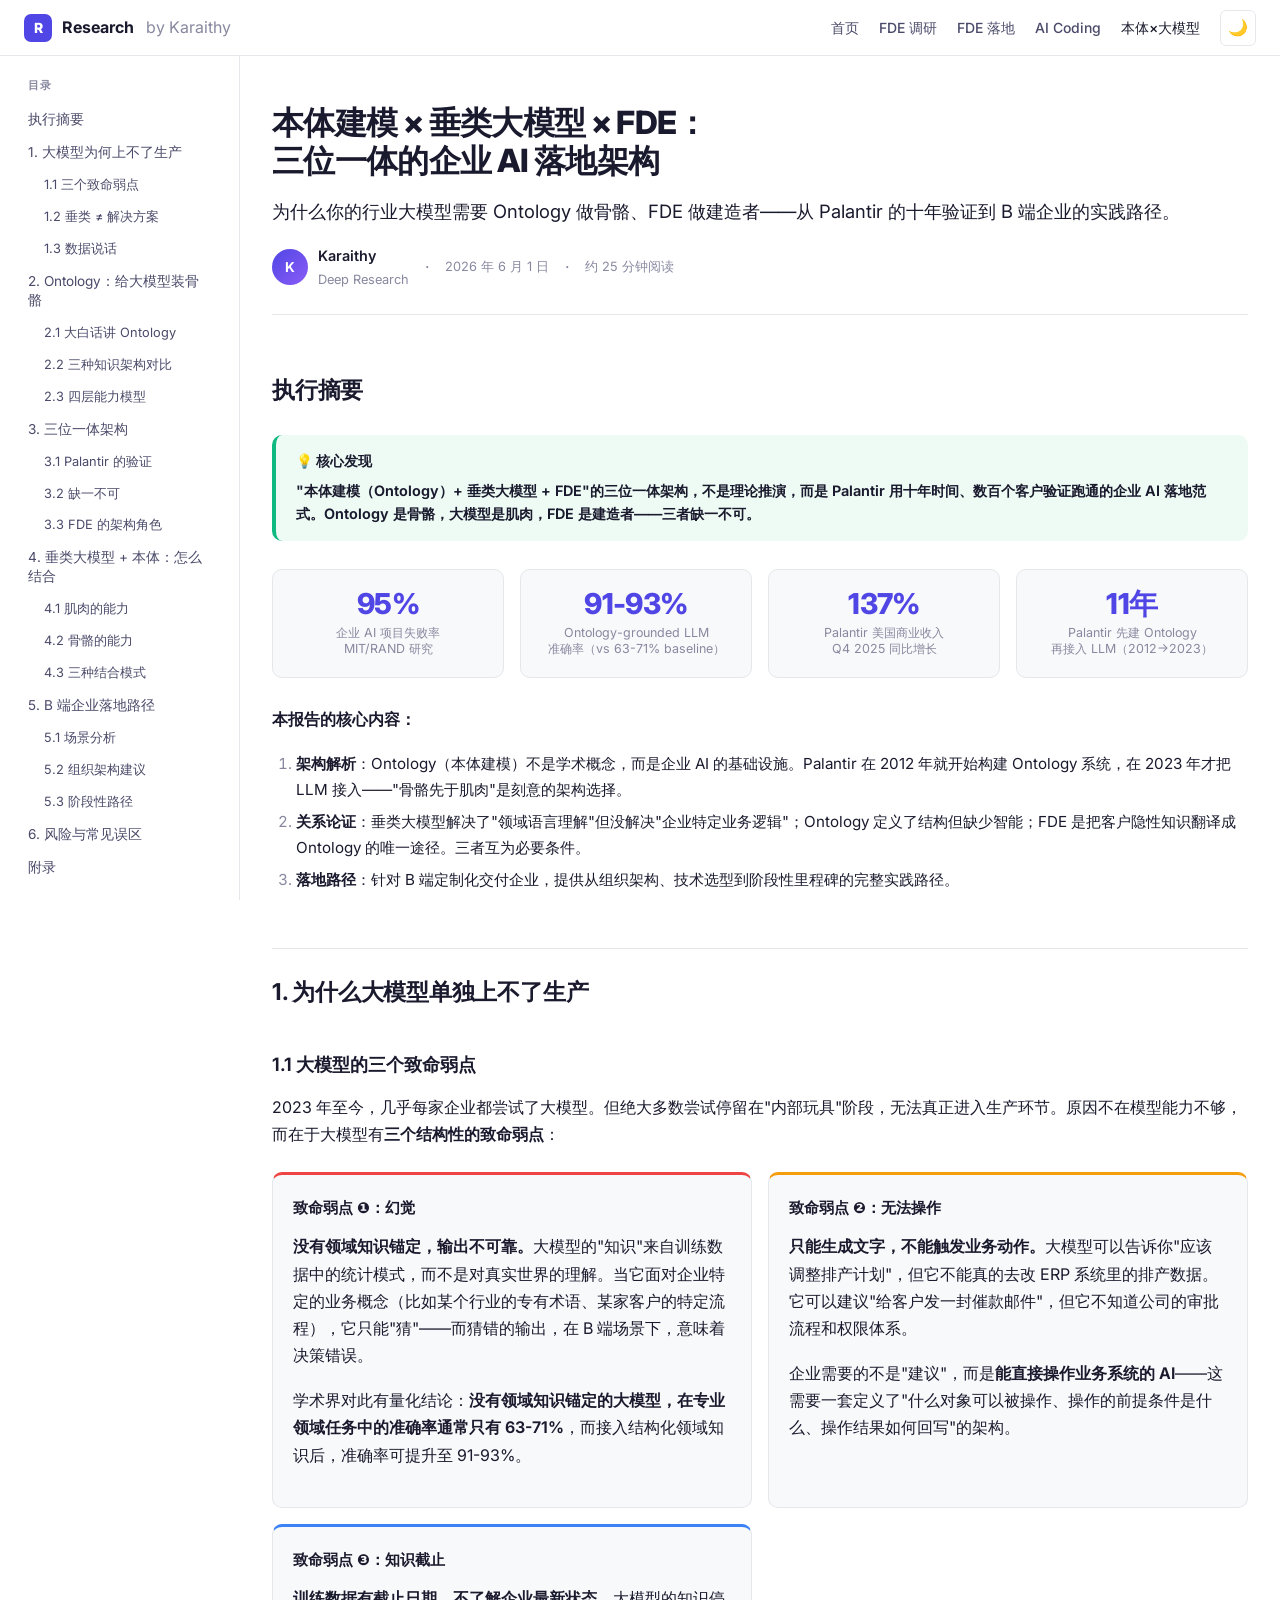
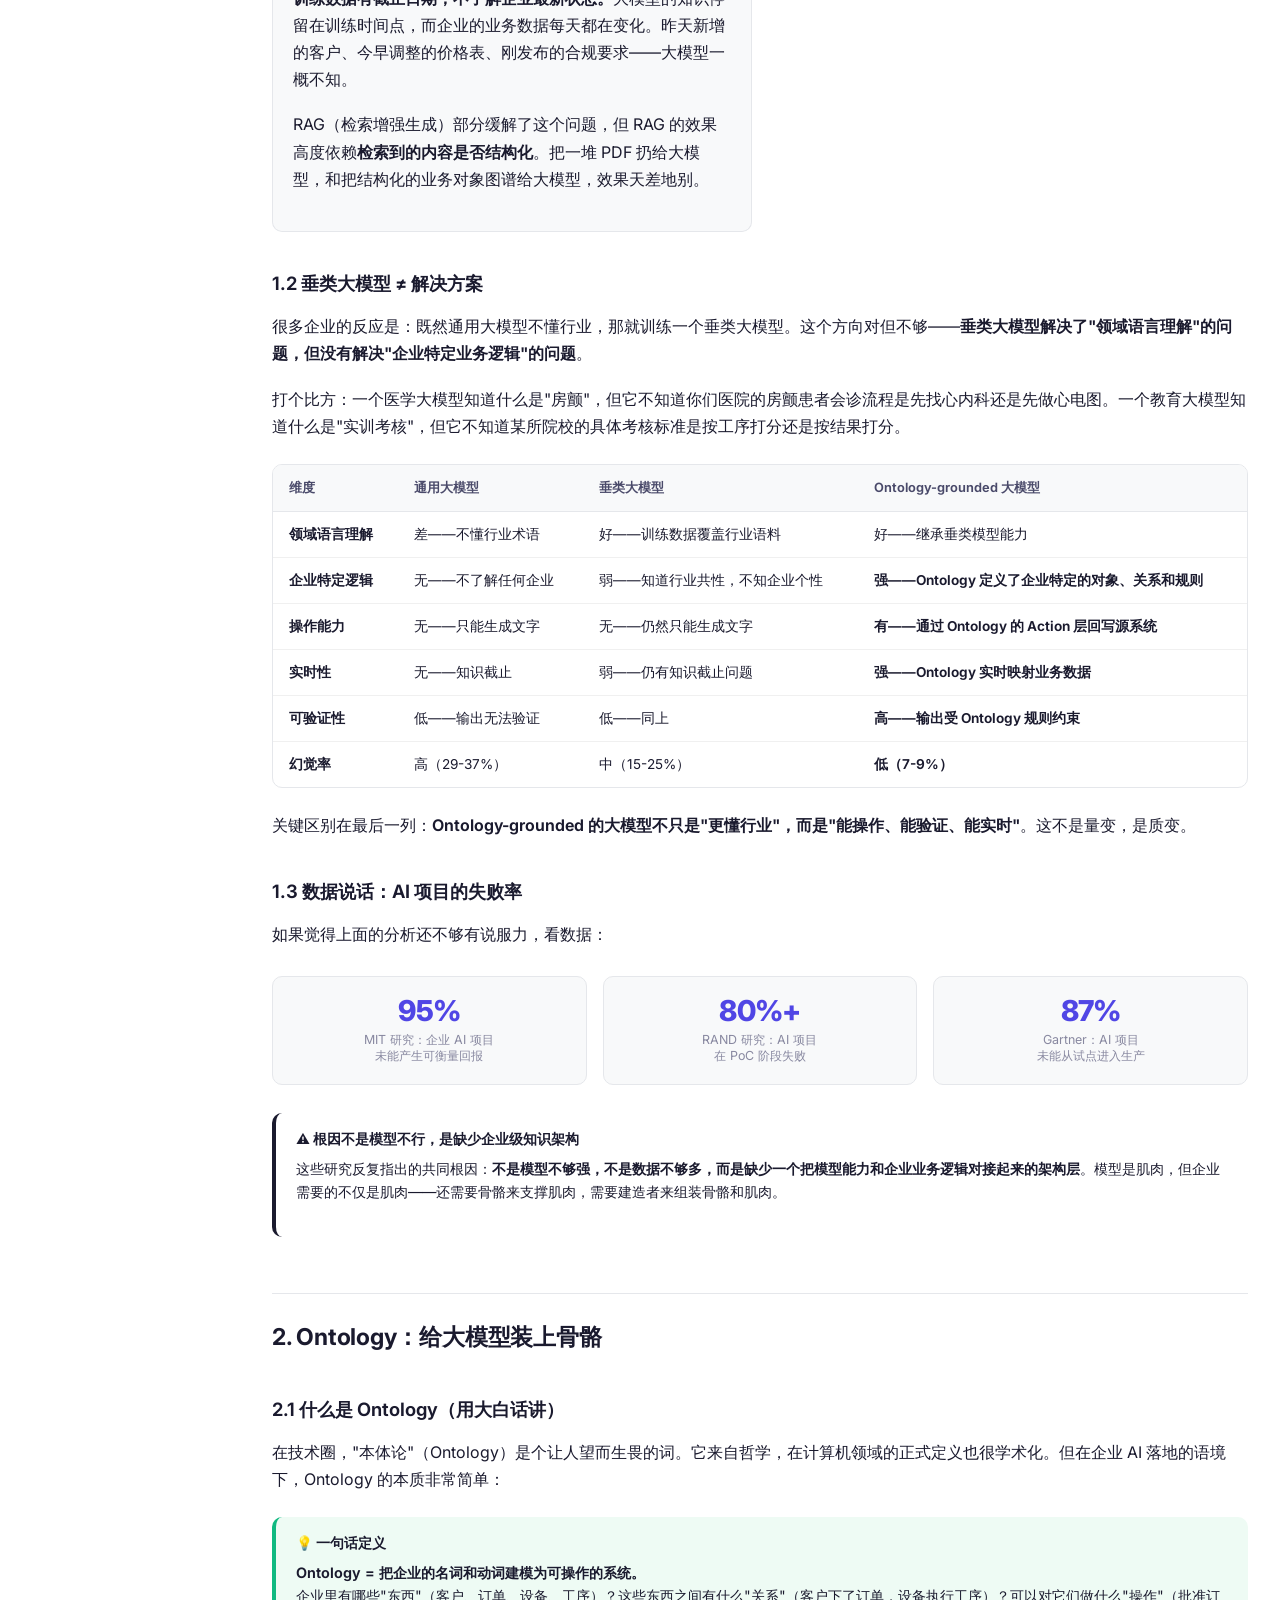
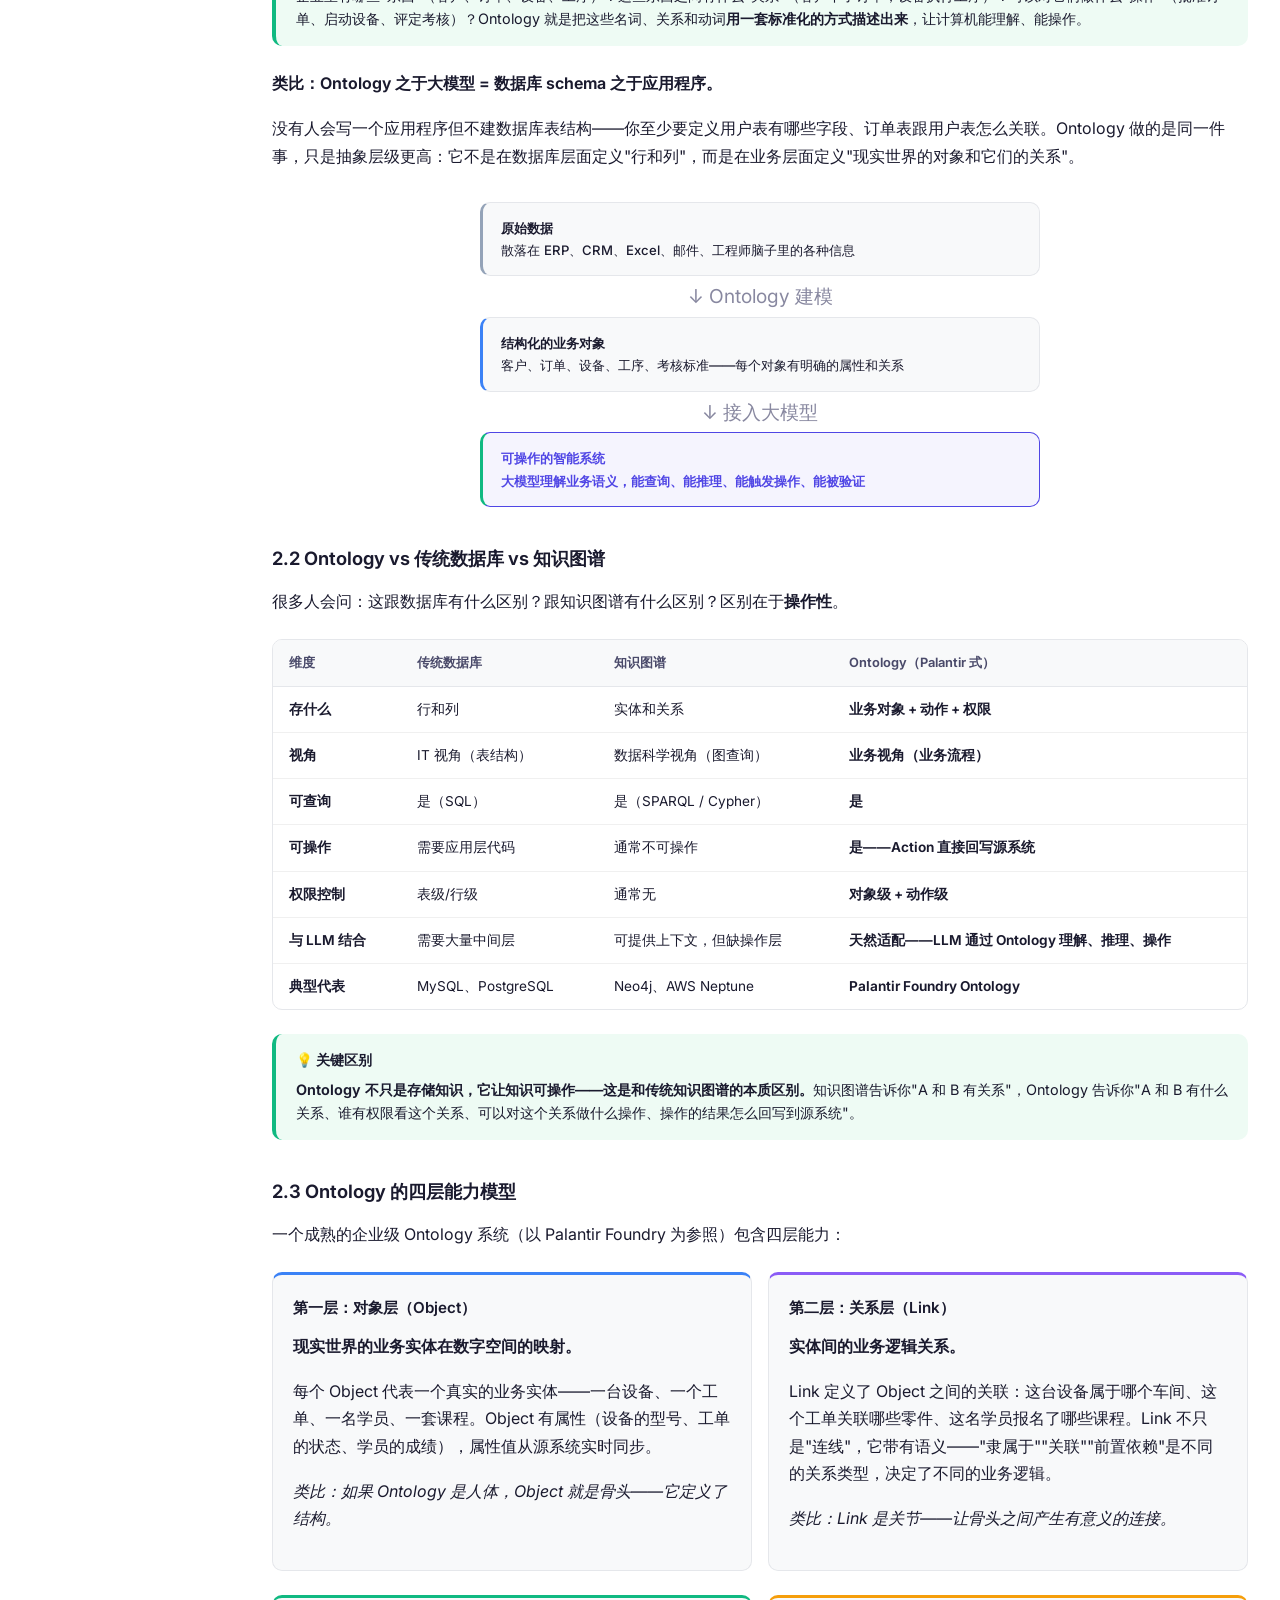
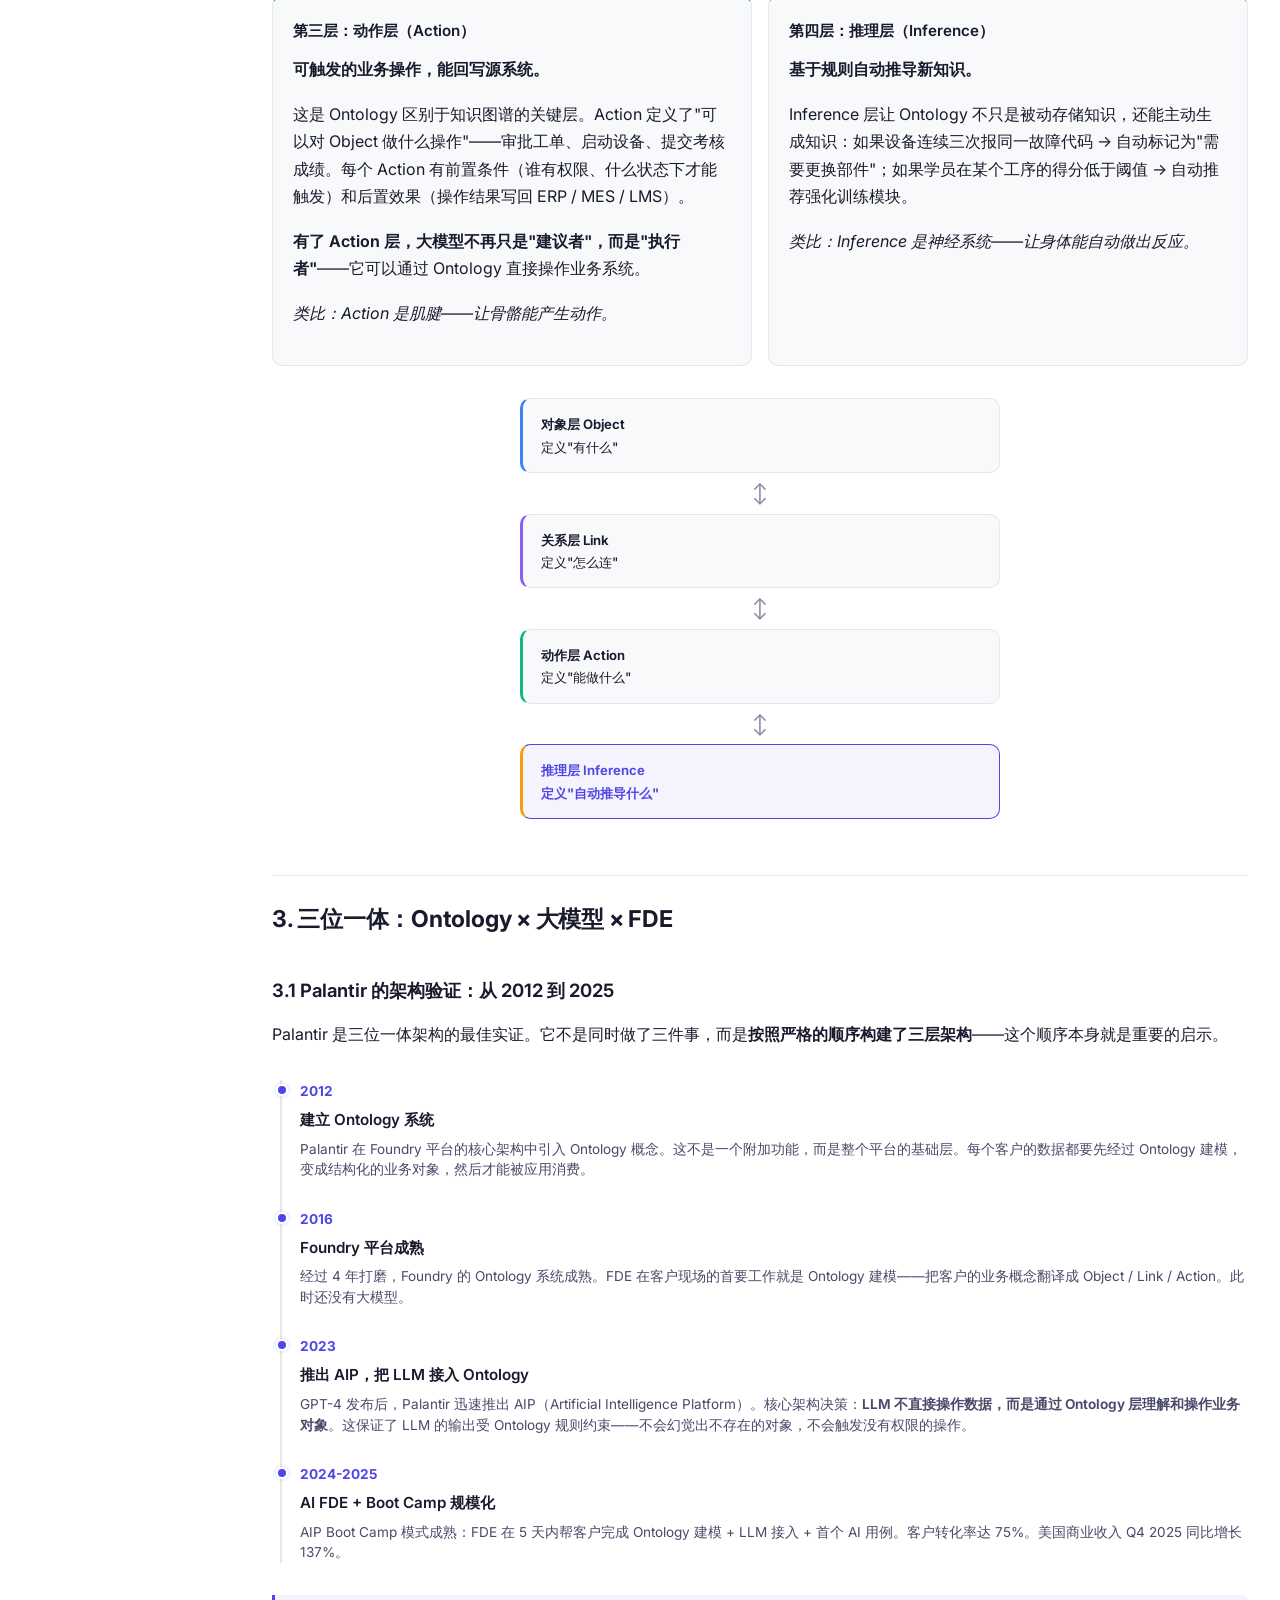
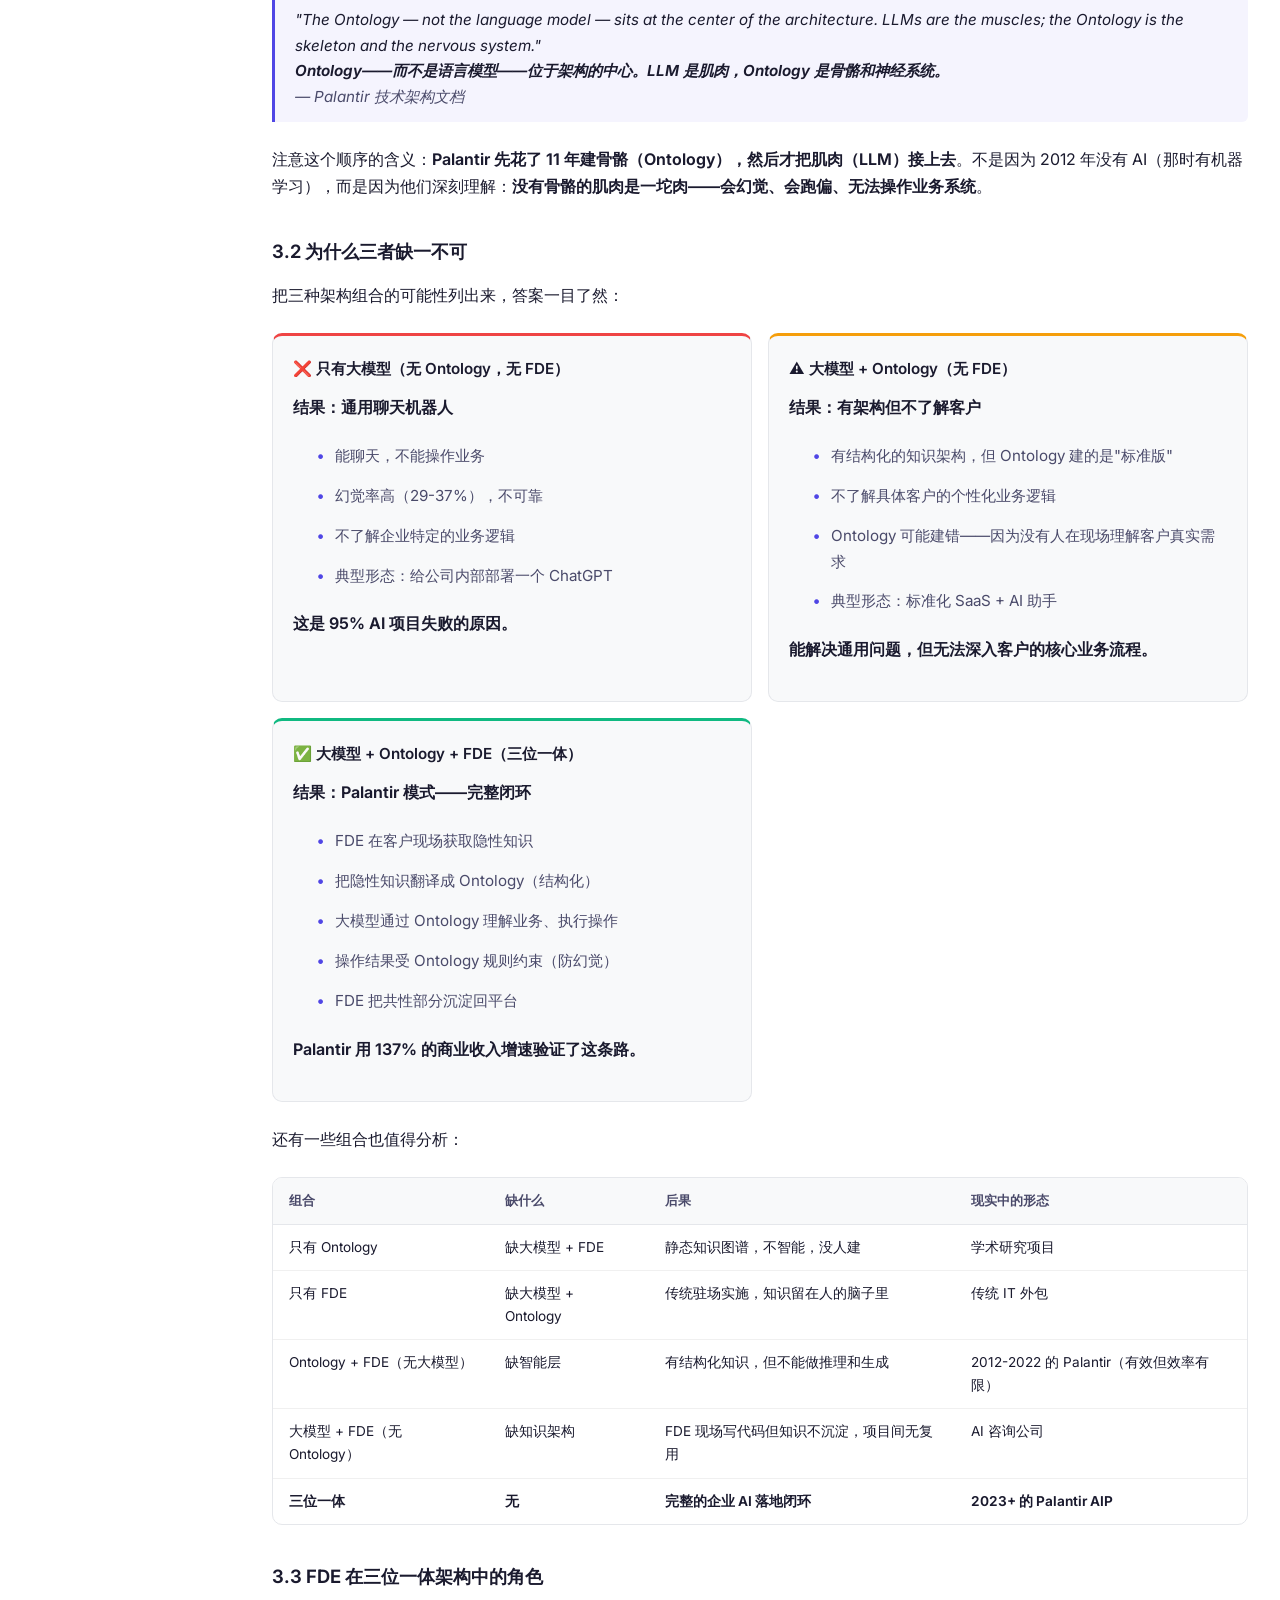
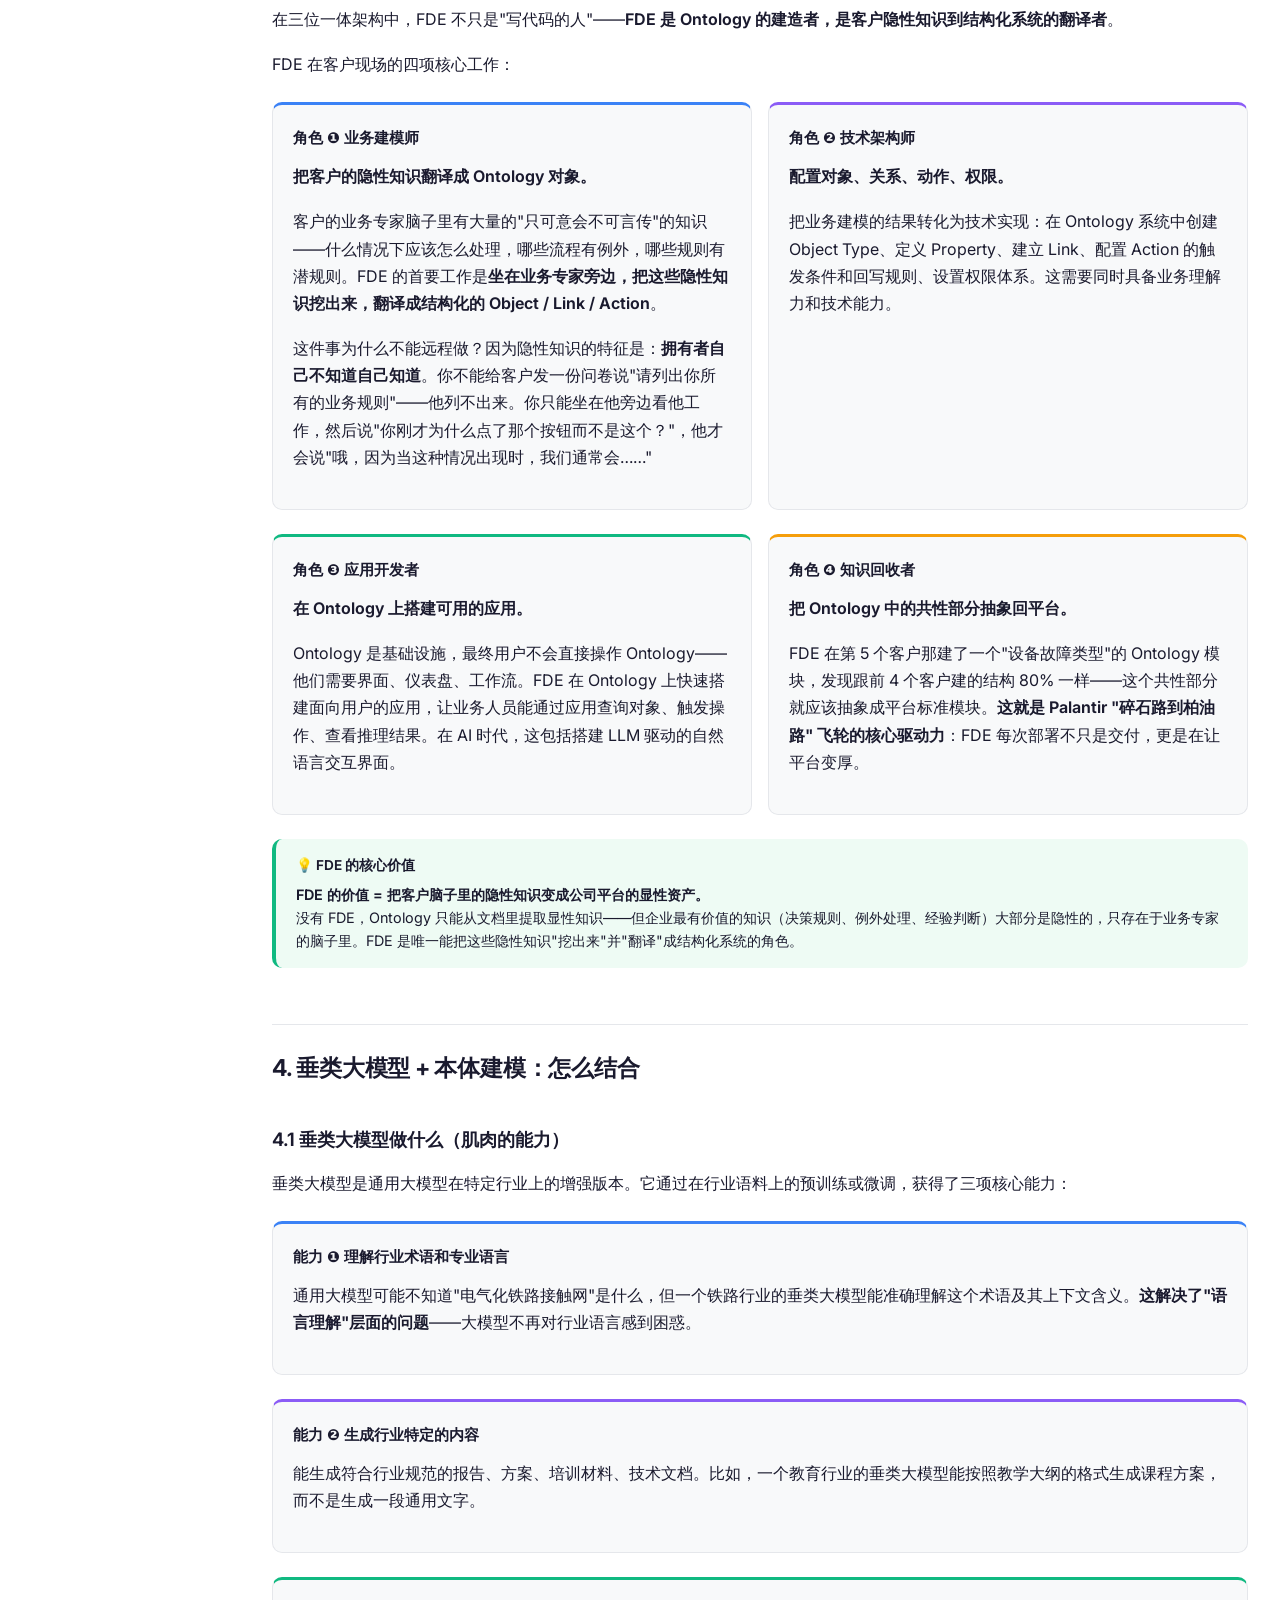
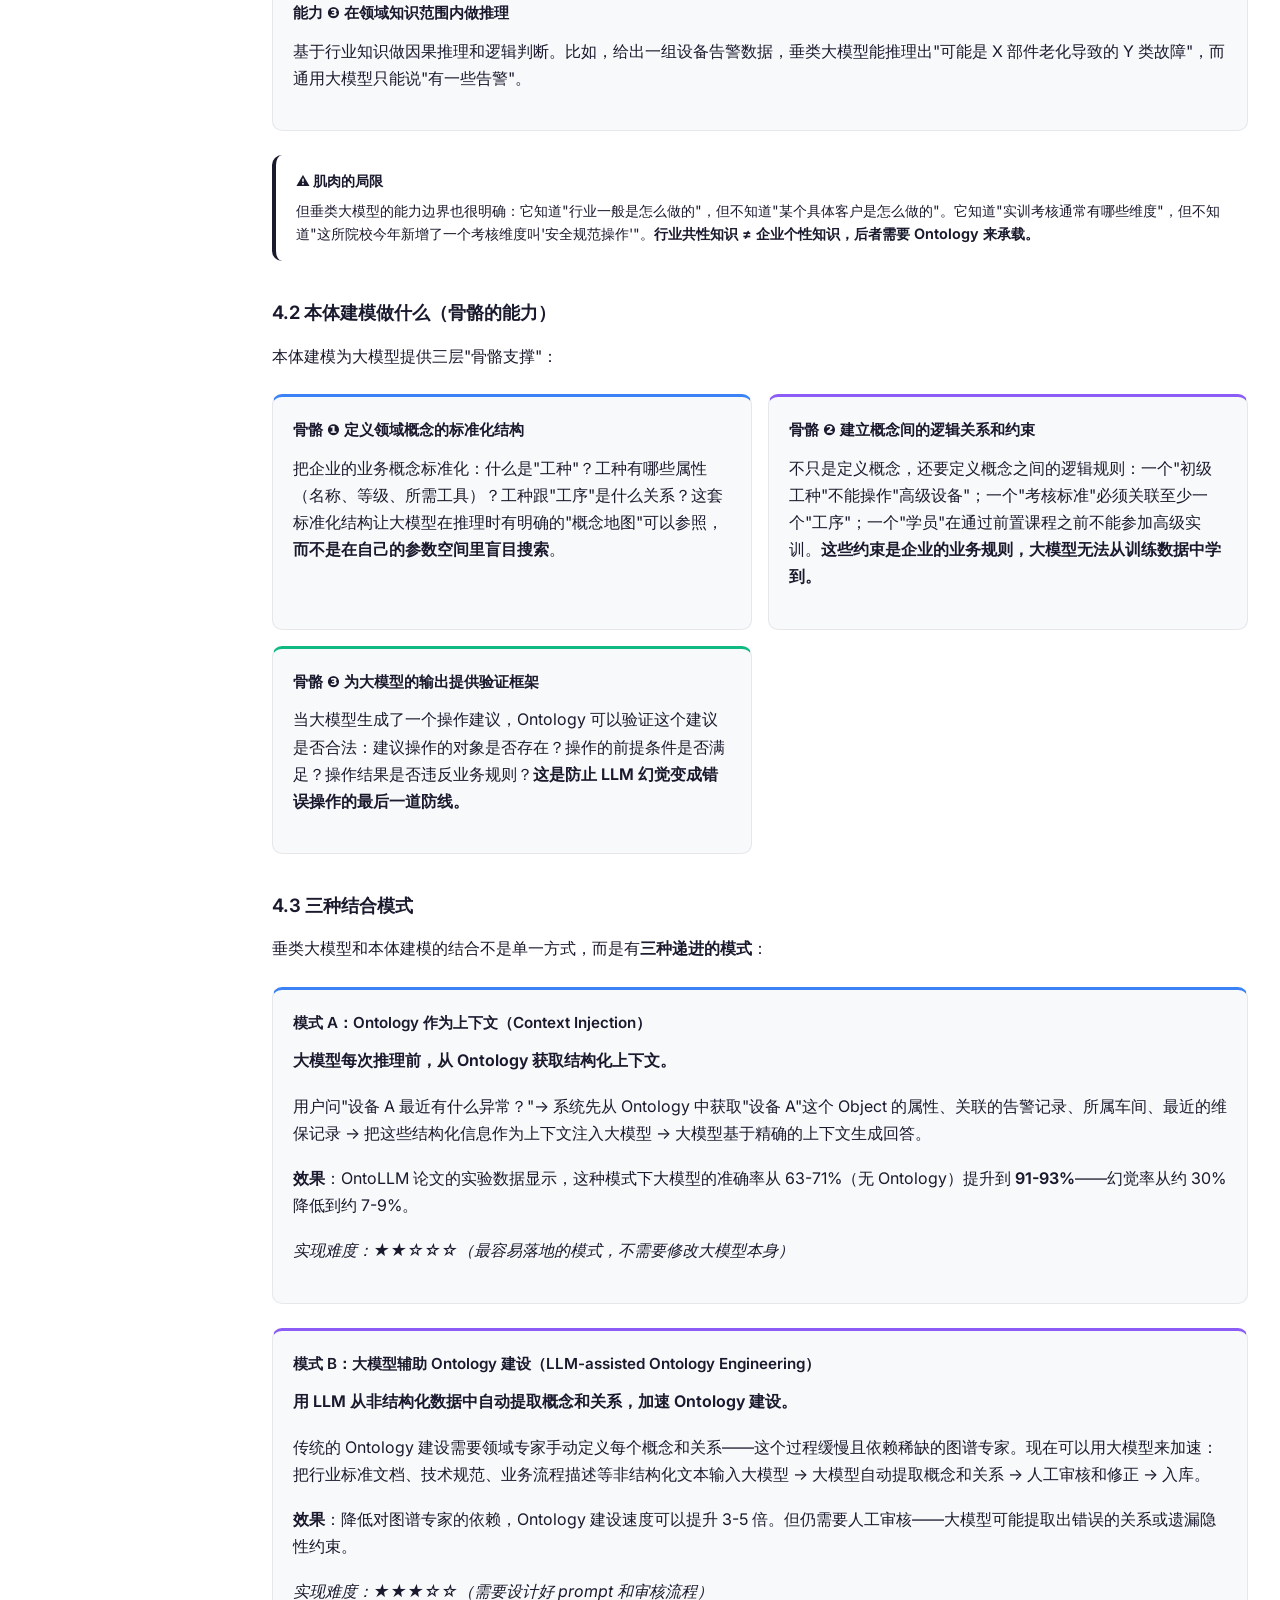
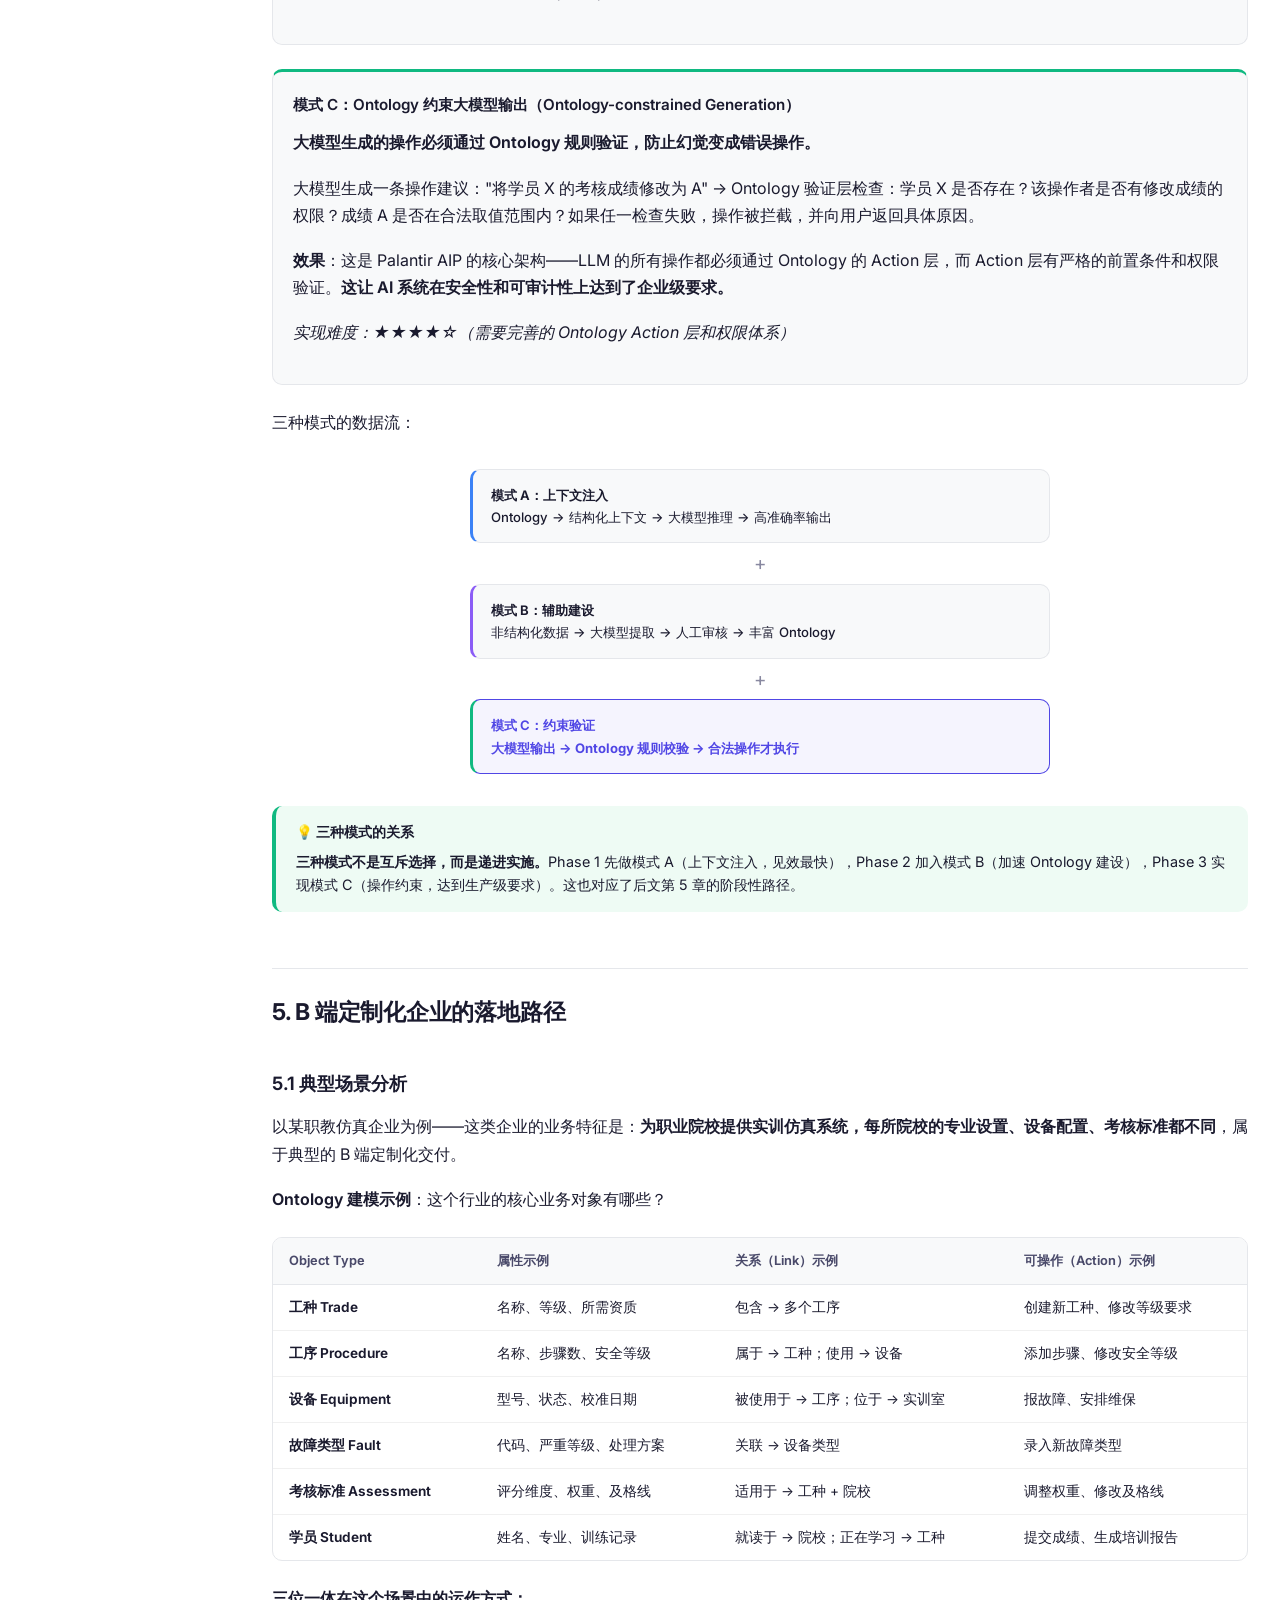
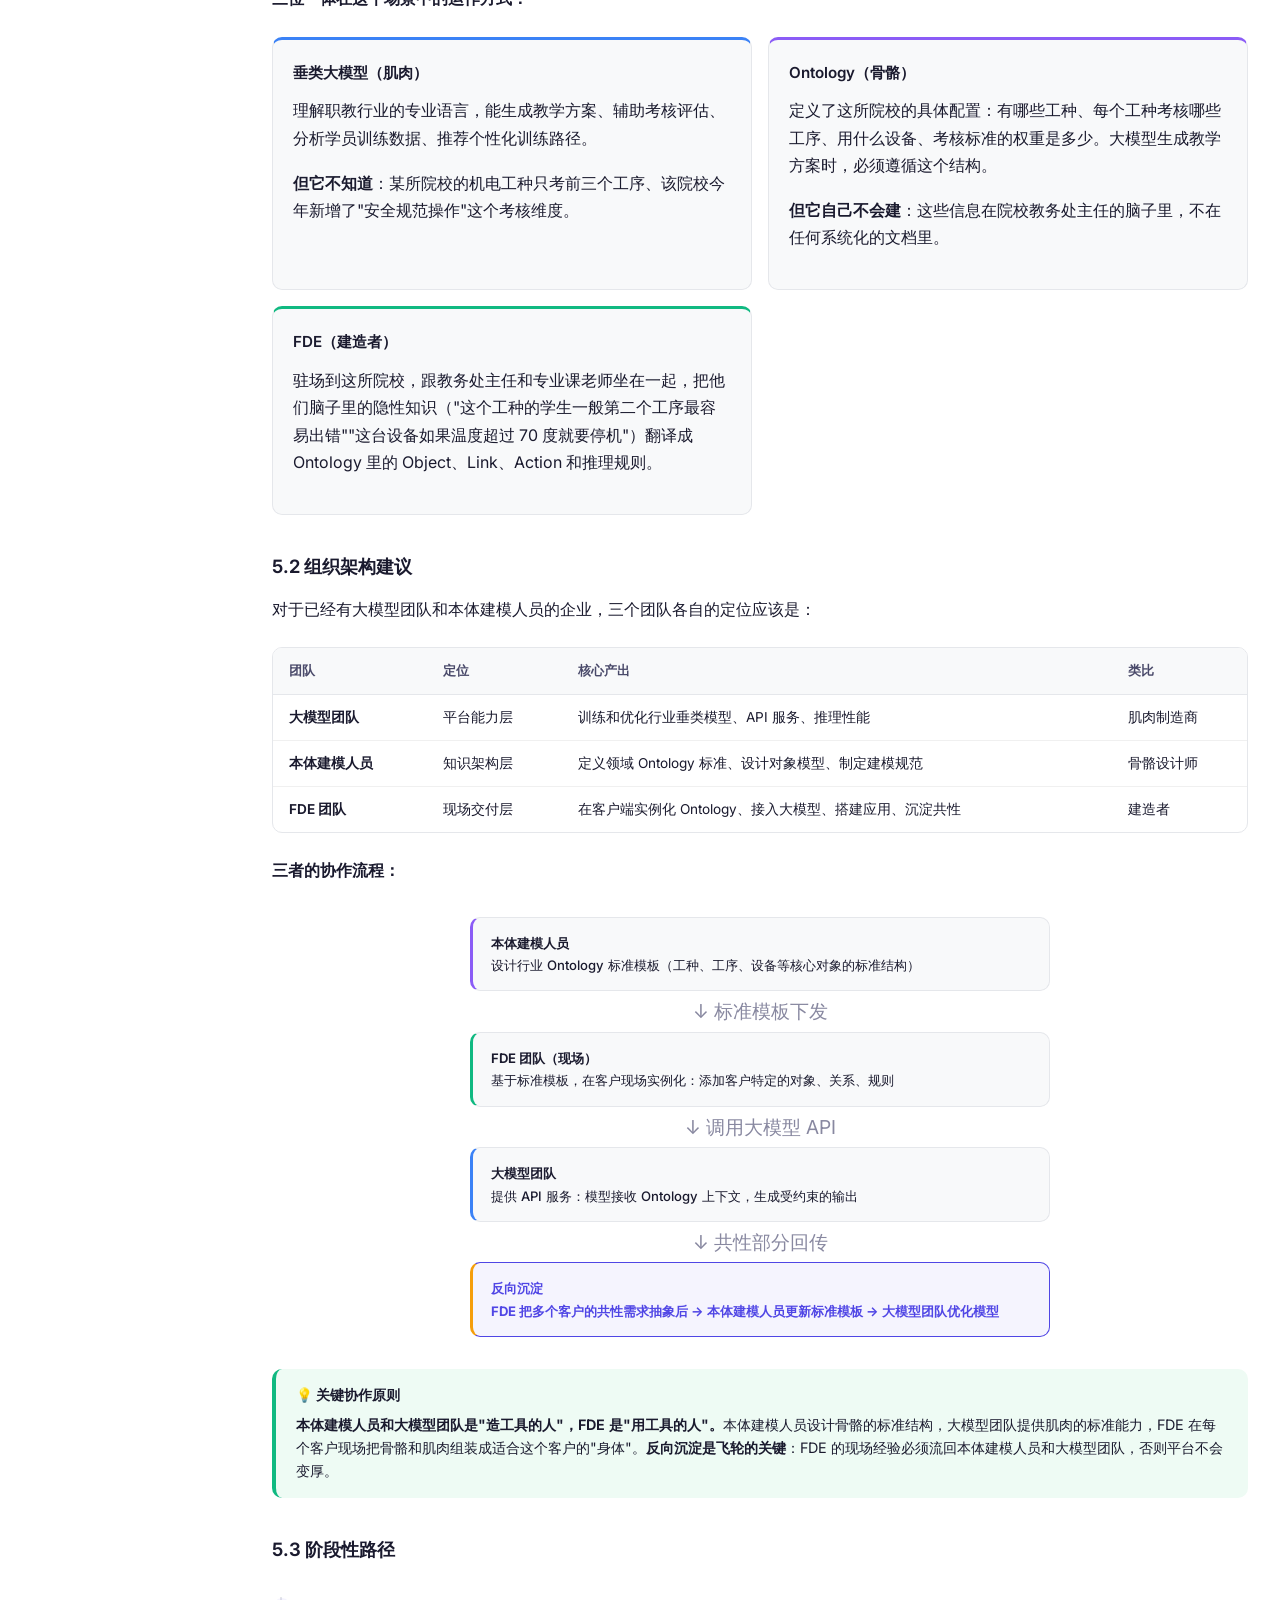
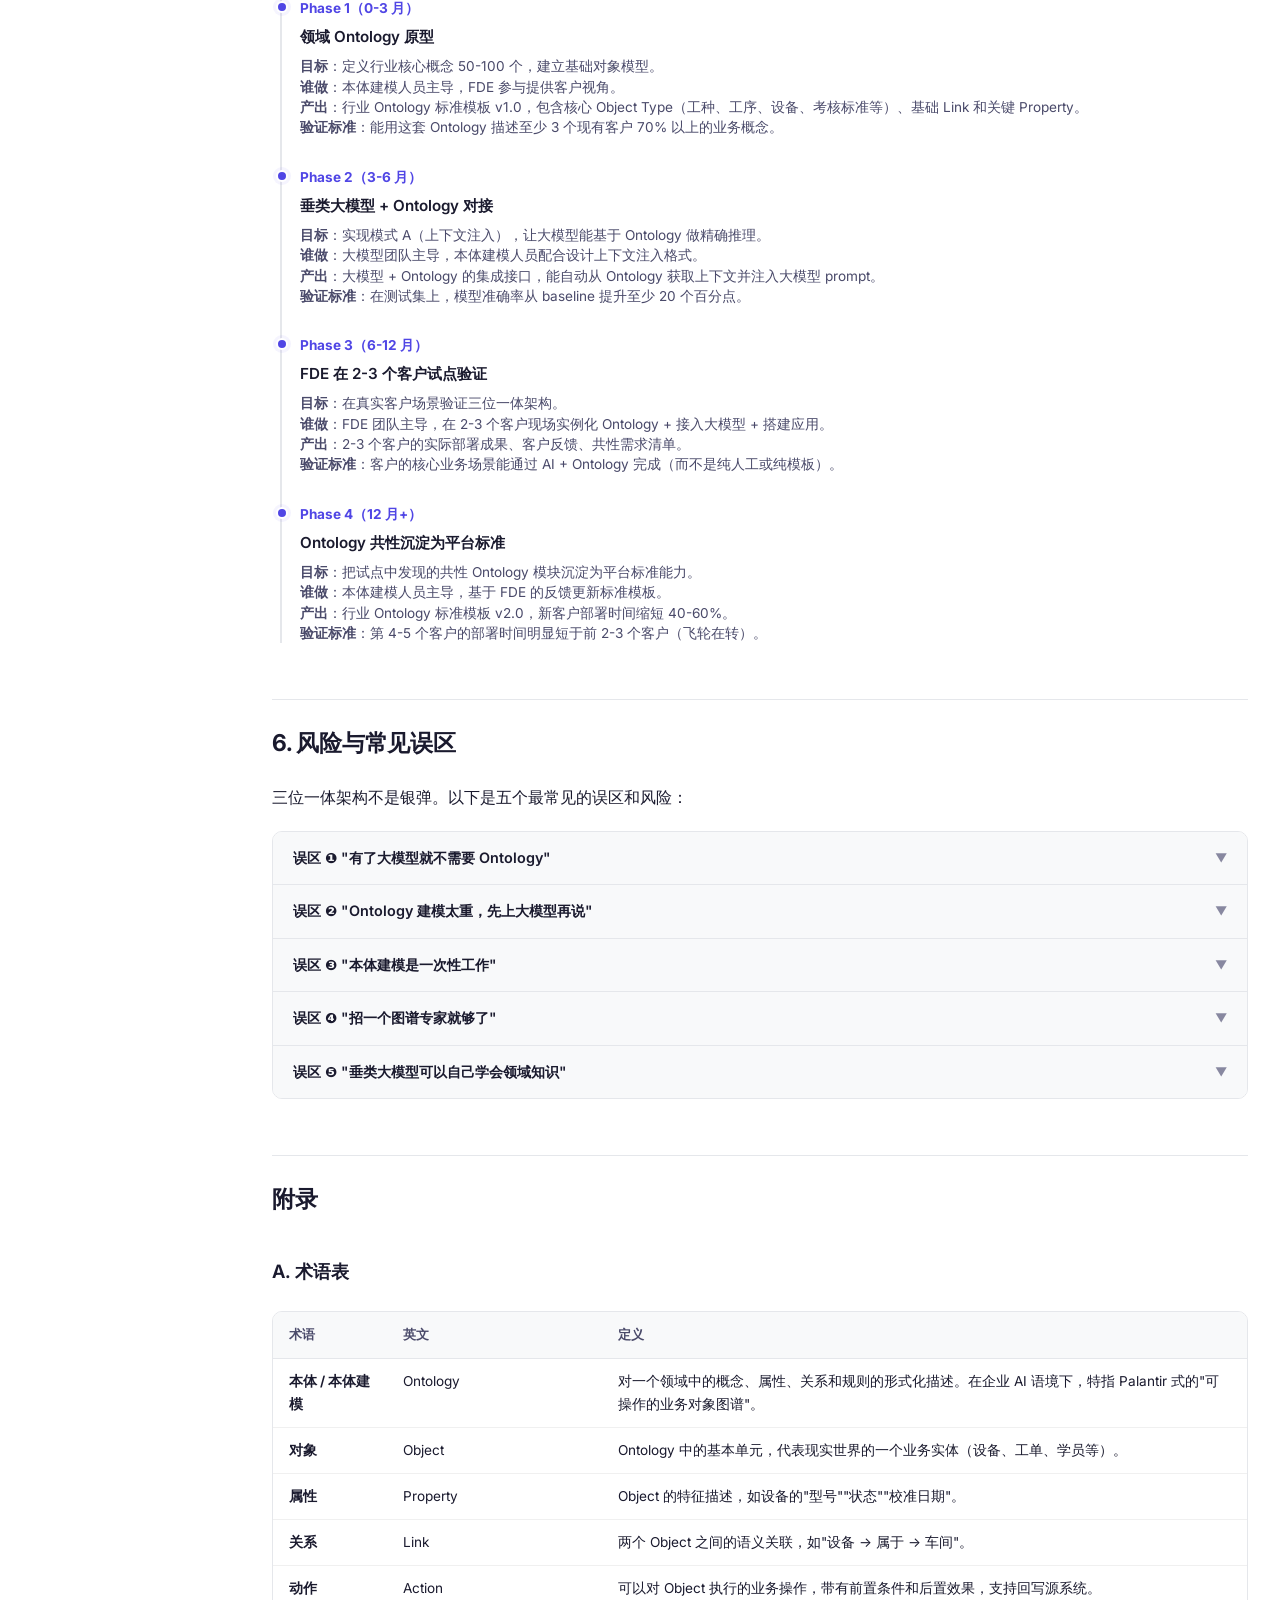
<file: articles/ontology-llm-fde/index.html>
<!DOCTYPE html>
<html lang="zh-CN" data-theme="light">
<head>
  <meta charset="UTF-8">
  <meta name="viewport" content="width=device-width, initial-scale=1.0">
  <title>本体建模 × 垂类大模型 × FDE：三位一体的企业 AI 落地架构 — Karaithy Research</title>
  <meta name="description" content="为什么你的行业大模型需要 Ontology 做骨骼、FDE 做建造者——从 Palantir 的十年验证到 B 端企业的实践路径。">
  <link rel="preconnect" href="https://fonts.googleapis.com">
  <link rel="preconnect" href="https://fonts.gstatic.com" crossorigin>
  <link href="https://fonts.googleapis.com/css2?family=Inter:wght@400;500;600;700;800&family=Noto+Serif+SC:wght@400;700&family=JetBrains+Mono:wght@400;500&display=swap" rel="stylesheet">
  <link rel="stylesheet" href="../../assets/css/main.css">
</head>
<body>

<!-- Reading Progress -->
<div class="reading-progress" id="readingProgress"></div>

<!-- Header -->
<header class="site-header">
  <div class="header-inner">
    <a href="../../index.html" class="site-logo">
      <span class="logo-icon">R</span>
      <span>Research</span>
      <span class="logo-text-sub">by Karaithy</span>
    </a>
    <div class="header-nav">
      <a href="../../index.html">首页</a>
      <a href="../fde-deep-dive/index.html">FDE 调研</a>
      <a href="../fde-landing-guide/index.html">FDE 落地</a>
      <a href="../ai-coding/index.html">AI Coding</a>
      <a href="index.html" class="active">本体×大模型</a>
      <button class="theme-toggle" onclick="toggleTheme()" aria-label="切换主题">🌙</button>
    </div>
  </div>
</header>

<!-- Layout -->
<div class="article-layout">

<!-- Sidebar -->
<nav class="sidebar" id="sidebar">
  <div class="sidebar-section">
    <div class="sidebar-section-title">目录</div>
    <a href="#executive-summary" class="sidebar-link active">执行摘要</a>
    <a href="#ch1" class="sidebar-link">1. 大模型为何上不了生产</a>
    <a href="#ch1-1" class="sidebar-link sub">1.1 三个致命弱点</a>
    <a href="#ch1-2" class="sidebar-link sub">1.2 垂类 ≠ 解决方案</a>
    <a href="#ch1-3" class="sidebar-link sub">1.3 数据说话</a>
    <a href="#ch2" class="sidebar-link">2. Ontology：给大模型装骨骼</a>
    <a href="#ch2-1" class="sidebar-link sub">2.1 大白话讲 Ontology</a>
    <a href="#ch2-2" class="sidebar-link sub">2.2 三种知识架构对比</a>
    <a href="#ch2-3" class="sidebar-link sub">2.3 四层能力模型</a>
    <a href="#ch3" class="sidebar-link">3. 三位一体架构</a>
    <a href="#ch3-1" class="sidebar-link sub">3.1 Palantir 的验证</a>
    <a href="#ch3-2" class="sidebar-link sub">3.2 缺一不可</a>
    <a href="#ch3-3" class="sidebar-link sub">3.3 FDE 的架构角色</a>
    <a href="#ch4" class="sidebar-link">4. 垂类大模型 + 本体：怎么结合</a>
    <a href="#ch4-1" class="sidebar-link sub">4.1 肌肉的能力</a>
    <a href="#ch4-2" class="sidebar-link sub">4.2 骨骼的能力</a>
    <a href="#ch4-3" class="sidebar-link sub">4.3 三种结合模式</a>
    <a href="#ch5" class="sidebar-link">5. B 端企业落地路径</a>
    <a href="#ch5-1" class="sidebar-link sub">5.1 场景分析</a>
    <a href="#ch5-2" class="sidebar-link sub">5.2 组织架构建议</a>
    <a href="#ch5-3" class="sidebar-link sub">5.3 阶段性路径</a>
    <a href="#ch6" class="sidebar-link">6. 风险与常见误区</a>
    <a href="#appendix" class="sidebar-link">附录</a>
  </div>
</nav>

<!-- Main Content -->
<div class="main-content">
<article class="article-body">

<!-- Title -->
<h1 id="top">本体建模 × 垂类大模型 × FDE：<br>三位一体的企业 AI 落地架构</h1>

<p class="subtitle">为什么你的行业大模型需要 Ontology 做骨骼、FDE 做建造者——从 Palantir 的十年验证到 B 端企业的实践路径。</p>

<!-- Meta -->
<div class="article-meta">
  <div class="meta-author">
    <div class="meta-avatar">K</div>
    <div>
      <div class="meta-name">Karaithy</div>
      <div class="meta-role">Deep Research</div>
    </div>
  </div>
  <span class="meta-dot">·</span>
  <span class="meta-date">2026 年 6 月 1 日</span>
  <span class="meta-dot">·</span>
  <span class="meta-read-time">约 25 分钟阅读</span>
</div>

<!-- ==================== 执行摘要 ==================== -->
<h2 id="executive-summary">执行摘要</h2>

<div class="callout tip">
  <div class="callout-title">💡 核心发现</div>
  <strong>"本体建模（Ontology）+ 垂类大模型 + FDE"的三位一体架构，不是理论推演，而是 Palantir 用十年时间、数百个客户验证跑通的企业 AI 落地范式。Ontology 是骨骼，大模型是肌肉，FDE 是建造者——三者缺一不可。</strong>
</div>

<div class="stat-grid">
  <div class="stat-card">
    <div class="stat-number">95%</div>
    <div class="stat-label">企业 AI 项目失败率<br>MIT/RAND 研究</div>
  </div>
  <div class="stat-card">
    <div class="stat-number">91-93%</div>
    <div class="stat-label">Ontology-grounded LLM<br>准确率（vs 63-71% baseline）</div>
  </div>
  <div class="stat-card">
    <div class="stat-number">137%</div>
    <div class="stat-label">Palantir 美国商业收入<br>Q4 2025 同比增长</div>
  </div>
  <div class="stat-card">
    <div class="stat-number">11年</div>
    <div class="stat-label">Palantir 先建 Ontology<br>再接入 LLM（2012→2023）</div>
  </div>
</div>

<p><strong>本报告的核心内容：</strong></p>
<ol>
  <li><strong>架构解析</strong>：Ontology（本体建模）不是学术概念，而是企业 AI 的基础设施。Palantir 在 2012 年就开始构建 Ontology 系统，在 2023 年才把 LLM 接入——"骨骼先于肌肉"是刻意的架构选择。</li>
  <li><strong>关系论证</strong>：垂类大模型解决了"领域语言理解"但没解决"企业特定业务逻辑"；Ontology 定义了结构但缺少智能；FDE 是把客户隐性知识翻译成 Ontology 的唯一途径。三者互为必要条件。</li>
  <li><strong>落地路径</strong>：针对 B 端定制化交付企业，提供从组织架构、技术选型到阶段性里程碑的完整实践路径。</li>
</ol>


<!-- ==================== 第1章 ==================== -->
<h2 id="ch1">1. 为什么大模型单独上不了生产</h2>

<h3 id="ch1-1">1.1 大模型的三个致命弱点</h3>

<p>2023 年至今，几乎每家企业都尝试了大模型。但绝大多数尝试停留在"内部玩具"阶段，无法真正进入生产环节。原因不在模型能力不够，而在于大模型有<strong>三个结构性的致命弱点</strong>：</p>

<div class="compare-grid">
  <div class="compare-card" style="border-top:3px solid #ef4444;">
    <h4>致命弱点 ❶：幻觉</h4>
    <p><strong>没有领域知识锚定，输出不可靠。</strong>大模型的"知识"来自训练数据中的统计模式，而不是对真实世界的理解。当它面对企业特定的业务概念（比如某个行业的专有术语、某家客户的特定流程），它只能"猜"——而猜错的输出，在 B 端场景下，意味着决策错误。</p>
    <p>学术界对此有量化结论：<strong>没有领域知识锚定的大模型，在专业领域任务中的准确率通常只有 63-71%</strong>，而接入结构化领域知识后，准确率可提升至 91-93%。</p>
  </div>
  <div class="compare-card" style="border-top:3px solid #f59e0b;">
    <h4>致命弱点 ❷：无法操作</h4>
    <p><strong>只能生成文字，不能触发业务动作。</strong>大模型可以告诉你"应该调整排产计划"，但它不能真的去改 ERP 系统里的排产数据。它可以建议"给客户发一封催款邮件"，但它不知道公司的审批流程和权限体系。</p>
    <p>企业需要的不是"建议"，而是<strong>能直接操作业务系统的 AI</strong>——这需要一套定义了"什么对象可以被操作、操作的前提条件是什么、操作结果如何回写"的架构。</p>
  </div>
  <div class="compare-card" style="border-top:3px solid #3b82f6;">
    <h4>致命弱点 ❸：知识截止</h4>
    <p><strong>训练数据有截止日期，不了解企业最新状态。</strong>大模型的知识停留在训练时间点，而企业的业务数据每天都在变化。昨天新增的客户、今早调整的价格表、刚发布的合规要求——大模型一概不知。</p>
    <p>RAG（检索增强生成）部分缓解了这个问题，但 RAG 的效果高度依赖<strong>检索到的内容是否结构化</strong>。把一堆 PDF 扔给大模型，和把结构化的业务对象图谱给大模型，效果天差地别。</p>
  </div>
</div>

<h3 id="ch1-2">1.2 垂类大模型 ≠ 解决方案</h3>

<p>很多企业的反应是：既然通用大模型不懂行业，那就训练一个垂类大模型。这个方向对但不够——<strong>垂类大模型解决了"领域语言理解"的问题，但没有解决"企业特定业务逻辑"的问题</strong>。</p>

<p>打个比方：一个医学大模型知道什么是"房颤"，但它不知道你们医院的房颤患者会诊流程是先找心内科还是先做心电图。一个教育大模型知道什么是"实训考核"，但它不知道某所院校的具体考核标准是按工序打分还是按结果打分。</p>

<div class="table-wrapper">
  <table>
    <thead>
      <tr>
        <th>维度</th>
        <th>通用大模型</th>
        <th>垂类大模型</th>
        <th>Ontology-grounded 大模型</th>
      </tr>
    </thead>
    <tbody>
      <tr>
        <td><strong>领域语言理解</strong></td>
        <td>差——不懂行业术语</td>
        <td>好——训练数据覆盖行业语料</td>
        <td>好——继承垂类模型能力</td>
      </tr>
      <tr>
        <td><strong>企业特定逻辑</strong></td>
        <td>无——不了解任何企业</td>
        <td>弱——知道行业共性，不知企业个性</td>
        <td><strong>强——Ontology 定义了企业特定的对象、关系和规则</strong></td>
      </tr>
      <tr>
        <td><strong>操作能力</strong></td>
        <td>无——只能生成文字</td>
        <td>无——仍然只能生成文字</td>
        <td><strong>有——通过 Ontology 的 Action 层回写源系统</strong></td>
      </tr>
      <tr>
        <td><strong>实时性</strong></td>
        <td>无——知识截止</td>
        <td>弱——仍有知识截止问题</td>
        <td><strong>强——Ontology 实时映射业务数据</strong></td>
      </tr>
      <tr>
        <td><strong>可验证性</strong></td>
        <td>低——输出无法验证</td>
        <td>低——同上</td>
        <td><strong>高——输出受 Ontology 规则约束</strong></td>
      </tr>
      <tr>
        <td><strong>幻觉率</strong></td>
        <td>高（29-37%）</td>
        <td>中（15-25%）</td>
        <td><strong>低（7-9%）</strong></td>
      </tr>
    </tbody>
  </table>
</div>

<p>关键区别在最后一列：<strong>Ontology-grounded 的大模型不只是"更懂行业"，而是"能操作、能验证、能实时"</strong>。这不是量变，是质变。</p>

<h3 id="ch1-3">1.3 数据说话：AI 项目的失败率</h3>

<p>如果觉得上面的分析还不够有说服力，看数据：</p>

<div class="stat-grid">
  <div class="stat-card">
    <div class="stat-number">95%</div>
    <div class="stat-label">MIT 研究：企业 AI 项目<br>未能产生可衡量回报</div>
  </div>
  <div class="stat-card">
    <div class="stat-number">80%+</div>
    <div class="stat-label">RAND 研究：AI 项目<br>在 PoC 阶段失败</div>
  </div>
  <div class="stat-card">
    <div class="stat-number">87%</div>
    <div class="stat-label">Gartner：AI 项目<br>未能从试点进入生产</div>
  </div>
</div>

<div class="callout warning">
  <div class="callout-title">⚠️ 根因不是模型不行，是缺少企业级知识架构</div>
  <p>这些研究反复指出的共同根因：<strong>不是模型不够强，不是数据不够多，而是缺少一个把模型能力和企业业务逻辑对接起来的架构层</strong>。模型是肌肉，但企业需要的不仅是肌肉——还需要骨骼来支撑肌肉，需要建造者来组装骨骼和肌肉。</p>
</div>


<!-- ==================== 第2章 ==================== -->
<h2 id="ch2">2. Ontology：给大模型装上骨骼</h2>

<h3 id="ch2-1">2.1 什么是 Ontology（用大白话讲）</h3>

<p>在技术圈，"本体论"（Ontology）是个让人望而生畏的词。它来自哲学，在计算机领域的正式定义也很学术化。但在企业 AI 落地的语境下，Ontology 的本质非常简单：</p>

<div class="callout tip">
  <div class="callout-title">💡 一句话定义</div>
  <strong>Ontology = 把企业的名词和动词建模为可操作的系统。</strong>
  <p style="margin-bottom:0;">企业里有哪些"东西"（客户、订单、设备、工序）？这些东西之间有什么"关系"（客户下了订单，设备执行工序）？可以对它们做什么"操作"（批准订单、启动设备、评定考核）？Ontology 就是把这些名词、关系和动词<strong>用一套标准化的方式描述出来</strong>，让计算机能理解、能操作。</p>
</div>

<p><strong>类比：Ontology 之于大模型 = 数据库 schema 之于应用程序。</strong></p>

<p>没有人会写一个应用程序但不建数据库表结构——你至少要定义用户表有哪些字段、订单表跟用户表怎么关联。Ontology 做的是同一件事，只是抽象层级更高：它不是在数据库层面定义"行和列"，而是在业务层面定义"现实世界的对象和它们的关系"。</p>

<div class="flow-vertical" style="margin:32px auto;max-width:560px;">
  <div class="flow-step" style="border-left:3px solid #94a3b8;"><strong>原始数据</strong><br>散落在 ERP、CRM、Excel、邮件、工程师脑子里的各种信息</div>
  <span class="flow-arrow" style="transform:none;text-align:center;">↓ Ontology 建模</span>
  <div class="flow-step" style="border-left:3px solid #3b82f6;"><strong>结构化的业务对象</strong><br>客户、订单、设备、工序、考核标准——每个对象有明确的属性和关系</div>
  <span class="flow-arrow" style="transform:none;text-align:center;">↓ 接入大模型</span>
  <div class="flow-step active" style="border-left:3px solid #10b981;"><strong>可操作的智能系统</strong><br>大模型理解业务语义，能查询、能推理、能触发操作、能被验证</div>
</div>

<h3 id="ch2-2">2.2 Ontology vs 传统数据库 vs 知识图谱</h3>

<p>很多人会问：这跟数据库有什么区别？跟知识图谱有什么区别？区别在于<strong>操作性</strong>。</p>

<div class="table-wrapper">
  <table>
    <thead>
      <tr>
        <th>维度</th>
        <th>传统数据库</th>
        <th>知识图谱</th>
        <th>Ontology（Palantir 式）</th>
      </tr>
    </thead>
    <tbody>
      <tr>
        <td><strong>存什么</strong></td>
        <td>行和列</td>
        <td>实体和关系</td>
        <td><strong>业务对象 + 动作 + 权限</strong></td>
      </tr>
      <tr>
        <td><strong>视角</strong></td>
        <td>IT 视角（表结构）</td>
        <td>数据科学视角（图查询）</td>
        <td><strong>业务视角（业务流程）</strong></td>
      </tr>
      <tr>
        <td><strong>可查询</strong></td>
        <td>是（SQL）</td>
        <td>是（SPARQL / Cypher）</td>
        <td><strong>是</strong></td>
      </tr>
      <tr>
        <td><strong>可操作</strong></td>
        <td>需要应用层代码</td>
        <td>通常不可操作</td>
        <td><strong>是——Action 直接回写源系统</strong></td>
      </tr>
      <tr>
        <td><strong>权限控制</strong></td>
        <td>表级/行级</td>
        <td>通常无</td>
        <td><strong>对象级 + 动作级</strong></td>
      </tr>
      <tr>
        <td><strong>与 LLM 结合</strong></td>
        <td>需要大量中间层</td>
        <td>可提供上下文，但缺操作层</td>
        <td><strong>天然适配——LLM 通过 Ontology 理解、推理、操作</strong></td>
      </tr>
      <tr>
        <td><strong>典型代表</strong></td>
        <td>MySQL、PostgreSQL</td>
        <td>Neo4j、AWS Neptune</td>
        <td><strong>Palantir Foundry Ontology</strong></td>
      </tr>
    </tbody>
  </table>
</div>

<div class="callout tip">
  <div class="callout-title">💡 关键区别</div>
  <strong>Ontology 不只是存储知识，它让知识可操作——这是和传统知识图谱的本质区别。</strong>知识图谱告诉你"A 和 B 有关系"，Ontology 告诉你"A 和 B 有什么关系、谁有权限看这个关系、可以对这个关系做什么操作、操作的结果怎么回写到源系统"。
</div>

<h3 id="ch2-3">2.3 Ontology 的四层能力模型</h3>

<p>一个成熟的企业级 Ontology 系统（以 Palantir Foundry 为参照）包含四层能力：</p>

<div class="compare-grid">
  <div class="compare-card" style="border-top:3px solid #3b82f6;">
    <h4>第一层：对象层（Object）</h4>
    <p><strong>现实世界的业务实体在数字空间的映射。</strong></p>
    <p>每个 Object 代表一个真实的业务实体——一台设备、一个工单、一名学员、一套课程。Object 有属性（设备的型号、工单的状态、学员的成绩），属性值从源系统实时同步。</p>
    <p><em>类比：如果 Ontology 是人体，Object 就是骨头——它定义了结构。</em></p>
  </div>
  <div class="compare-card" style="border-top:3px solid #8b5cf6;">
    <h4>第二层：关系层（Link）</h4>
    <p><strong>实体间的业务逻辑关系。</strong></p>
    <p>Link 定义了 Object 之间的关联：这台设备属于哪个车间、这个工单关联哪些零件、这名学员报名了哪些课程。Link 不只是"连线"，它带有语义——"隶属于""关联""前置依赖"是不同的关系类型，决定了不同的业务逻辑。</p>
    <p><em>类比：Link 是关节——让骨头之间产生有意义的连接。</em></p>
  </div>
</div>

<div class="compare-grid">
  <div class="compare-card" style="border-top:3px solid #10b981;">
    <h4>第三层：动作层（Action）</h4>
    <p><strong>可触发的业务操作，能回写源系统。</strong></p>
    <p>这是 Ontology 区别于知识图谱的关键层。Action 定义了"可以对 Object 做什么操作"——审批工单、启动设备、提交考核成绩。每个 Action 有前置条件（谁有权限、什么状态下才能触发）和后置效果（操作结果写回 ERP / MES / LMS）。</p>
    <p><strong>有了 Action 层，大模型不再只是"建议者"，而是"执行者"</strong>——它可以通过 Ontology 直接操作业务系统。</p>
    <p><em>类比：Action 是肌腱——让骨骼能产生动作。</em></p>
  </div>
  <div class="compare-card" style="border-top:3px solid #f59e0b;">
    <h4>第四层：推理层（Inference）</h4>
    <p><strong>基于规则自动推导新知识。</strong></p>
    <p>Inference 层让 Ontology 不只是被动存储知识，还能主动生成知识：如果设备连续三次报同一故障代码 → 自动标记为"需要更换部件"；如果学员在某个工序的得分低于阈值 → 自动推荐强化训练模块。</p>
    <p><em>类比：Inference 是神经系统——让身体能自动做出反应。</em></p>
  </div>
</div>

<div class="flow-vertical" style="margin:32px auto;max-width:480px;">
  <div class="flow-step" style="border-left:3px solid #3b82f6;"><strong>对象层 Object</strong><br>定义"有什么"</div>
  <span class="flow-arrow" style="transform:none;text-align:center;">↕</span>
  <div class="flow-step" style="border-left:3px solid #8b5cf6;"><strong>关系层 Link</strong><br>定义"怎么连"</div>
  <span class="flow-arrow" style="transform:none;text-align:center;">↕</span>
  <div class="flow-step" style="border-left:3px solid #10b981;"><strong>动作层 Action</strong><br>定义"能做什么"</div>
  <span class="flow-arrow" style="transform:none;text-align:center;">↕</span>
  <div class="flow-step active" style="border-left:3px solid #f59e0b;"><strong>推理层 Inference</strong><br>定义"自动推导什么"</div>
</div>


<!-- ==================== 第3章 ==================== -->
<h2 id="ch3">3. 三位一体：Ontology × 大模型 × FDE</h2>

<h3 id="ch3-1">3.1 Palantir 的架构验证：从 2012 到 2025</h3>

<p>Palantir 是三位一体架构的最佳实证。它不是同时做了三件事，而是<strong>按照严格的顺序构建了三层架构</strong>——这个顺序本身就是重要的启示。</p>

<div class="timeline">
  <div class="timeline-item">
    <div class="timeline-dot"></div>
    <div class="timeline-label">2012</div>
    <div class="timeline-title">建立 Ontology 系统</div>
    <div class="timeline-desc">Palantir 在 Foundry 平台的核心架构中引入 Ontology 概念。这不是一个附加功能，而是整个平台的基础层。每个客户的数据都要先经过 Ontology 建模，变成结构化的业务对象，然后才能被应用消费。</div>
  </div>
  <div class="timeline-item">
    <div class="timeline-dot"></div>
    <div class="timeline-label">2016</div>
    <div class="timeline-title">Foundry 平台成熟</div>
    <div class="timeline-desc">经过 4 年打磨，Foundry 的 Ontology 系统成熟。FDE 在客户现场的首要工作就是 Ontology 建模——把客户的业务概念翻译成 Object / Link / Action。此时还没有大模型。</div>
  </div>
  <div class="timeline-item">
    <div class="timeline-dot"></div>
    <div class="timeline-label">2023</div>
    <div class="timeline-title">推出 AIP，把 LLM 接入 Ontology</div>
    <div class="timeline-desc">GPT-4 发布后，Palantir 迅速推出 AIP（Artificial Intelligence Platform）。核心架构决策：<strong>LLM 不直接操作数据，而是通过 Ontology 层理解和操作业务对象</strong>。这保证了 LLM 的输出受 Ontology 规则约束——不会幻觉出不存在的对象，不会触发没有权限的操作。</div>
  </div>
  <div class="timeline-item">
    <div class="timeline-dot"></div>
    <div class="timeline-label">2024-2025</div>
    <div class="timeline-title">AI FDE + Boot Camp 规模化</div>
    <div class="timeline-desc">AIP Boot Camp 模式成熟：FDE 在 5 天内帮客户完成 Ontology 建模 + LLM 接入 + 首个 AI 用例。客户转化率达 75%。美国商业收入 Q4 2025 同比增长 137%。</div>
  </div>
</div>

<blockquote>
  <p>"The Ontology — not the language model — sits at the center of the architecture. LLMs are the muscles; the Ontology is the skeleton and the nervous system."</p>
  <p><strong>Ontology——而不是语言模型——位于架构的中心。LLM 是肌肉，Ontology 是骨骼和神经系统。</strong></p>
  <footer>— Palantir 技术架构文档</footer>
</blockquote>

<p>注意这个顺序的含义：<strong>Palantir 先花了 11 年建骨骼（Ontology），然后才把肌肉（LLM）接上去</strong>。不是因为 2012 年没有 AI（那时有机器学习），而是因为他们深刻理解：<strong>没有骨骼的肌肉是一坨肉——会幻觉、会跑偏、无法操作业务系统</strong>。</p>

<h3 id="ch3-2">3.2 为什么三者缺一不可</h3>

<p>把三种架构组合的可能性列出来，答案一目了然：</p>

<div class="compare-grid">
  <div class="compare-card" style="border-top:3px solid #ef4444;">
    <h4>❌ 只有大模型（无 Ontology，无 FDE）</h4>
    <p><strong>结果：通用聊天机器人</strong></p>
    <ul>
      <li>能聊天，不能操作业务</li>
      <li>幻觉率高（29-37%），不可靠</li>
      <li>不了解企业特定的业务逻辑</li>
      <li>典型形态：给公司内部部署一个 ChatGPT</li>
    </ul>
    <p><strong>这是 95% AI 项目失败的原因。</strong></p>
  </div>
  <div class="compare-card" style="border-top:3px solid #f59e0b;">
    <h4>⚠️ 大模型 + Ontology（无 FDE）</h4>
    <p><strong>结果：有架构但不了解客户</strong></p>
    <ul>
      <li>有结构化的知识架构，但 Ontology 建的是"标准版"</li>
      <li>不了解具体客户的个性化业务逻辑</li>
      <li>Ontology 可能建错——因为没有人在现场理解客户真实需求</li>
      <li>典型形态：标准化 SaaS + AI 助手</li>
    </ul>
    <p><strong>能解决通用问题，但无法深入客户的核心业务流程。</strong></p>
  </div>
  <div class="compare-card" style="border-top:3px solid #10b981;">
    <h4>✅ 大模型 + Ontology + FDE（三位一体）</h4>
    <p><strong>结果：Palantir 模式——完整闭环</strong></p>
    <ul>
      <li>FDE 在客户现场获取隐性知识</li>
      <li>把隐性知识翻译成 Ontology（结构化）</li>
      <li>大模型通过 Ontology 理解业务、执行操作</li>
      <li>操作结果受 Ontology 规则约束（防幻觉）</li>
      <li>FDE 把共性部分沉淀回平台</li>
    </ul>
    <p><strong>Palantir 用 137% 的商业收入增速验证了这条路。</strong></p>
  </div>
</div>

<p>还有一些组合也值得分析：</p>

<div class="table-wrapper">
  <table>
    <thead>
      <tr>
        <th>组合</th>
        <th>缺什么</th>
        <th>后果</th>
        <th>现实中的形态</th>
      </tr>
    </thead>
    <tbody>
      <tr>
        <td>只有 Ontology</td>
        <td>缺大模型 + FDE</td>
        <td>静态知识图谱，不智能，没人建</td>
        <td>学术研究项目</td>
      </tr>
      <tr>
        <td>只有 FDE</td>
        <td>缺大模型 + Ontology</td>
        <td>传统驻场实施，知识留在人的脑子里</td>
        <td>传统 IT 外包</td>
      </tr>
      <tr>
        <td>Ontology + FDE（无大模型）</td>
        <td>缺智能层</td>
        <td>有结构化知识，但不能做推理和生成</td>
        <td>2012-2022 的 Palantir（有效但效率有限）</td>
      </tr>
      <tr>
        <td>大模型 + FDE（无 Ontology）</td>
        <td>缺知识架构</td>
        <td>FDE 现场写代码但知识不沉淀，项目间无复用</td>
        <td>AI 咨询公司</td>
      </tr>
      <tr>
        <td><strong>三位一体</strong></td>
        <td><strong>无</strong></td>
        <td><strong>完整的企业 AI 落地闭环</strong></td>
        <td><strong>2023+ 的 Palantir AIP</strong></td>
      </tr>
    </tbody>
  </table>
</div>

<h3 id="ch3-3">3.3 FDE 在三位一体架构中的角色</h3>

<p>在三位一体架构中，FDE 不只是"写代码的人"——<strong>FDE 是 Ontology 的建造者，是客户隐性知识到结构化系统的翻译者</strong>。</p>

<p>FDE 在客户现场的四项核心工作：</p>

<div class="compare-grid">
  <div class="compare-card" style="border-top:3px solid #3b82f6;">
    <h4>角色 ❶ 业务建模师</h4>
    <p><strong>把客户的隐性知识翻译成 Ontology 对象。</strong></p>
    <p>客户的业务专家脑子里有大量的"只可意会不可言传"的知识——什么情况下应该怎么处理，哪些流程有例外，哪些规则有潜规则。FDE 的首要工作是<strong>坐在业务专家旁边，把这些隐性知识挖出来，翻译成结构化的 Object / Link / Action</strong>。</p>
    <p>这件事为什么不能远程做？因为隐性知识的特征是：<strong>拥有者自己不知道自己知道</strong>。你不能给客户发一份问卷说"请列出你所有的业务规则"——他列不出来。你只能坐在他旁边看他工作，然后说"你刚才为什么点了那个按钮而不是这个？"，他才会说"哦，因为当这种情况出现时，我们通常会……"</p>
  </div>
  <div class="compare-card" style="border-top:3px solid #8b5cf6;">
    <h4>角色 ❷ 技术架构师</h4>
    <p><strong>配置对象、关系、动作、权限。</strong></p>
    <p>把业务建模的结果转化为技术实现：在 Ontology 系统中创建 Object Type、定义 Property、建立 Link、配置 Action 的触发条件和回写规则、设置权限体系。这需要同时具备业务理解力和技术能力。</p>
  </div>
</div>

<div class="compare-grid">
  <div class="compare-card" style="border-top:3px solid #10b981;">
    <h4>角色 ❸ 应用开发者</h4>
    <p><strong>在 Ontology 上搭建可用的应用。</strong></p>
    <p>Ontology 是基础设施，最终用户不会直接操作 Ontology——他们需要界面、仪表盘、工作流。FDE 在 Ontology 上快速搭建面向用户的应用，让业务人员能通过应用查询对象、触发操作、查看推理结果。在 AI 时代，这包括搭建 LLM 驱动的自然语言交互界面。</p>
  </div>
  <div class="compare-card" style="border-top:3px solid #f59e0b;">
    <h4>角色 ❹ 知识回收者</h4>
    <p><strong>把 Ontology 中的共性部分抽象回平台。</strong></p>
    <p>FDE 在第 5 个客户那建了一个"设备故障类型"的 Ontology 模块，发现跟前 4 个客户建的结构 80% 一样——这个共性部分就应该抽象成平台标准模块。<strong>这就是 Palantir "碎石路到柏油路" 飞轮的核心驱动力</strong>：FDE 每次部署不只是交付，更是在让平台变厚。</p>
  </div>
</div>

<div class="callout tip">
  <div class="callout-title">💡 FDE 的核心价值</div>
  <strong>FDE 的价值 = 把客户脑子里的隐性知识变成公司平台的显性资产。</strong>
  <p style="margin-bottom:0;">没有 FDE，Ontology 只能从文档里提取显性知识——但企业最有价值的知识（决策规则、例外处理、经验判断）大部分是隐性的，只存在于业务专家的脑子里。FDE 是唯一能把这些隐性知识"挖出来"并"翻译"成结构化系统的角色。</p>
</div>


<!-- ==================== 第4章 ==================== -->
<h2 id="ch4">4. 垂类大模型 + 本体建模：怎么结合</h2>

<h3 id="ch4-1">4.1 垂类大模型做什么（肌肉的能力）</h3>

<p>垂类大模型是通用大模型在特定行业上的增强版本。它通过在行业语料上的预训练或微调，获得了三项核心能力：</p>

<div class="compare-grid" style="grid-template-columns:1fr;">
  <div class="compare-card" style="border-top:3px solid #3b82f6;">
    <h4>能力 ❶ 理解行业术语和专业语言</h4>
    <p>通用大模型可能不知道"电气化铁路接触网"是什么，但一个铁路行业的垂类大模型能准确理解这个术语及其上下文含义。<strong>这解决了"语言理解"层面的问题</strong>——大模型不再对行业语言感到困惑。</p>
  </div>
</div>

<div class="compare-grid" style="grid-template-columns:1fr;">
  <div class="compare-card" style="border-top:3px solid #8b5cf6;">
    <h4>能力 ❷ 生成行业特定的内容</h4>
    <p>能生成符合行业规范的报告、方案、培训材料、技术文档。比如，一个教育行业的垂类大模型能按照教学大纲的格式生成课程方案，而不是生成一段通用文字。</p>
  </div>
</div>

<div class="compare-grid" style="grid-template-columns:1fr;">
  <div class="compare-card" style="border-top:3px solid #10b981;">
    <h4>能力 ❸ 在领域知识范围内做推理</h4>
    <p>基于行业知识做因果推理和逻辑判断。比如，给出一组设备告警数据，垂类大模型能推理出"可能是 X 部件老化导致的 Y 类故障"，而通用大模型只能说"有一些告警"。</p>
  </div>
</div>

<div class="callout warning">
  <div class="callout-title">⚠️ 肌肉的局限</div>
  <p style="margin-bottom:0;">但垂类大模型的能力边界也很明确：它知道"行业一般是怎么做的"，但不知道"某个具体客户是怎么做的"。它知道"实训考核通常有哪些维度"，但不知道"这所院校今年新增了一个考核维度叫'安全规范操作'"。<strong>行业共性知识 ≠ 企业个性知识，后者需要 Ontology 来承载。</strong></p>
</div>

<h3 id="ch4-2">4.2 本体建模做什么（骨骼的能力）</h3>

<p>本体建模为大模型提供三层"骨骼支撑"：</p>

<div class="compare-grid">
  <div class="compare-card" style="border-top:3px solid #3b82f6;">
    <h4>骨骼 ❶ 定义领域概念的标准化结构</h4>
    <p>把企业的业务概念标准化：什么是"工种"？工种有哪些属性（名称、等级、所需工具）？工种跟"工序"是什么关系？这套标准化结构让大模型在推理时有明确的"概念地图"可以参照，<strong>而不是在自己的参数空间里盲目搜索</strong>。</p>
  </div>
  <div class="compare-card" style="border-top:3px solid #8b5cf6;">
    <h4>骨骼 ❷ 建立概念间的逻辑关系和约束</h4>
    <p>不只是定义概念，还要定义概念之间的逻辑规则：一个"初级工种"不能操作"高级设备"；一个"考核标准"必须关联至少一个"工序"；一个"学员"在通过前置课程之前不能参加高级实训。<strong>这些约束是企业的业务规则，大模型无法从训练数据中学到。</strong></p>
  </div>
  <div class="compare-card" style="border-top:3px solid #10b981;">
    <h4>骨骼 ❸ 为大模型的输出提供验证框架</h4>
    <p>当大模型生成了一个操作建议，Ontology 可以验证这个建议是否合法：建议操作的对象是否存在？操作的前提条件是否满足？操作结果是否违反业务规则？<strong>这是防止 LLM 幻觉变成错误操作的最后一道防线。</strong></p>
  </div>
</div>

<h3 id="ch4-3">4.3 三种结合模式</h3>

<p>垂类大模型和本体建模的结合不是单一方式，而是有<strong>三种递进的模式</strong>：</p>

<div class="compare-grid" style="grid-template-columns:1fr;">
  <div class="compare-card" style="border-top:3px solid #3b82f6;">
    <h4>模式 A：Ontology 作为上下文（Context Injection）</h4>
    <p><strong>大模型每次推理前，从 Ontology 获取结构化上下文。</strong></p>
    <p>用户问"设备 A 最近有什么异常？"→ 系统先从 Ontology 中获取"设备 A"这个 Object 的属性、关联的告警记录、所属车间、最近的维保记录 → 把这些结构化信息作为上下文注入大模型 → 大模型基于精确的上下文生成回答。</p>
    <p><strong>效果</strong>：OntoLLM 论文的实验数据显示，这种模式下大模型的准确率从 63-71%（无 Ontology）提升到 <strong>91-93%</strong>——幻觉率从约 30% 降低到约 7-9%。</p>
    <p><em>实现难度：★★☆☆☆（最容易落地的模式，不需要修改大模型本身）</em></p>
  </div>
</div>

<div class="compare-grid" style="grid-template-columns:1fr;">
  <div class="compare-card" style="border-top:3px solid #8b5cf6;">
    <h4>模式 B：大模型辅助 Ontology 建设（LLM-assisted Ontology Engineering）</h4>
    <p><strong>用 LLM 从非结构化数据中自动提取概念和关系，加速 Ontology 建设。</strong></p>
    <p>传统的 Ontology 建设需要领域专家手动定义每个概念和关系——这个过程缓慢且依赖稀缺的图谱专家。现在可以用大模型来加速：把行业标准文档、技术规范、业务流程描述等非结构化文本输入大模型 → 大模型自动提取概念和关系 → 人工审核和修正 → 入库。</p>
    <p><strong>效果</strong>：降低对图谱专家的依赖，Ontology 建设速度可以提升 3-5 倍。但仍需要人工审核——大模型可能提取出错误的关系或遗漏隐性约束。</p>
    <p><em>实现难度：★★★☆☆（需要设计好 prompt 和审核流程）</em></p>
  </div>
</div>

<div class="compare-grid" style="grid-template-columns:1fr;">
  <div class="compare-card" style="border-top:3px solid #10b981;">
    <h4>模式 C：Ontology 约束大模型输出（Ontology-constrained Generation）</h4>
    <p><strong>大模型生成的操作必须通过 Ontology 规则验证，防止幻觉变成错误操作。</strong></p>
    <p>大模型生成一条操作建议："将学员 X 的考核成绩修改为 A" → Ontology 验证层检查：学员 X 是否存在？该操作者是否有修改成绩的权限？成绩 A 是否在合法取值范围内？如果任一检查失败，操作被拦截，并向用户返回具体原因。</p>
    <p><strong>效果</strong>：这是 Palantir AIP 的核心架构——LLM 的所有操作都必须通过 Ontology 的 Action 层，而 Action 层有严格的前置条件和权限验证。<strong>这让 AI 系统在安全性和可审计性上达到了企业级要求。</strong></p>
    <p><em>实现难度：★★★★☆（需要完善的 Ontology Action 层和权限体系）</em></p>
  </div>
</div>

<p>三种模式的数据流：</p>

<div class="flow-vertical" style="margin:32px auto;max-width:580px;">
  <div class="flow-step" style="border-left:3px solid #3b82f6;"><strong>模式 A：上下文注入</strong><br>Ontology → 结构化上下文 → 大模型推理 → 高准确率输出</div>
  <span class="flow-arrow" style="transform:none;text-align:center;">+</span>
  <div class="flow-step" style="border-left:3px solid #8b5cf6;"><strong>模式 B：辅助建设</strong><br>非结构化数据 → 大模型提取 → 人工审核 → 丰富 Ontology</div>
  <span class="flow-arrow" style="transform:none;text-align:center;">+</span>
  <div class="flow-step active" style="border-left:3px solid #10b981;"><strong>模式 C：约束验证</strong><br>大模型输出 → Ontology 规则校验 → 合法操作才执行</div>
</div>

<div class="callout tip">
  <div class="callout-title">💡 三种模式的关系</div>
  <strong>三种模式不是互斥选择，而是递进实施。</strong>Phase 1 先做模式 A（上下文注入，见效最快），Phase 2 加入模式 B（加速 Ontology 建设），Phase 3 实现模式 C（操作约束，达到生产级要求）。这也对应了后文第 5 章的阶段性路径。
</div>


<!-- ==================== 第5章 ==================== -->
<h2 id="ch5">5. B 端定制化企业的落地路径</h2>

<h3 id="ch5-1">5.1 典型场景分析</h3>

<p>以某职教仿真企业为例——这类企业的业务特征是：<strong>为职业院校提供实训仿真系统，每所院校的专业设置、设备配置、考核标准都不同</strong>，属于典型的 B 端定制化交付。</p>

<p><strong>Ontology 建模示例</strong>：这个行业的核心业务对象有哪些？</p>

<div class="table-wrapper">
  <table>
    <thead>
      <tr>
        <th>Object Type</th>
        <th>属性示例</th>
        <th>关系（Link）示例</th>
        <th>可操作（Action）示例</th>
      </tr>
    </thead>
    <tbody>
      <tr>
        <td><strong>工种 Trade</strong></td>
        <td>名称、等级、所需资质</td>
        <td>包含 → 多个工序</td>
        <td>创建新工种、修改等级要求</td>
      </tr>
      <tr>
        <td><strong>工序 Procedure</strong></td>
        <td>名称、步骤数、安全等级</td>
        <td>属于 → 工种；使用 → 设备</td>
        <td>添加步骤、修改安全等级</td>
      </tr>
      <tr>
        <td><strong>设备 Equipment</strong></td>
        <td>型号、状态、校准日期</td>
        <td>被使用于 → 工序；位于 → 实训室</td>
        <td>报故障、安排维保</td>
      </tr>
      <tr>
        <td><strong>故障类型 Fault</strong></td>
        <td>代码、严重等级、处理方案</td>
        <td>关联 → 设备类型</td>
        <td>录入新故障类型</td>
      </tr>
      <tr>
        <td><strong>考核标准 Assessment</strong></td>
        <td>评分维度、权重、及格线</td>
        <td>适用于 → 工种 + 院校</td>
        <td>调整权重、修改及格线</td>
      </tr>
      <tr>
        <td><strong>学员 Student</strong></td>
        <td>姓名、专业、训练记录</td>
        <td>就读于 → 院校；正在学习 → 工种</td>
        <td>提交成绩、生成培训报告</td>
      </tr>
    </tbody>
  </table>
</div>

<p><strong>三位一体在这个场景中的运作方式：</strong></p>

<div class="compare-grid">
  <div class="compare-card" style="border-top:3px solid #3b82f6;">
    <h4>垂类大模型（肌肉）</h4>
    <p>理解职教行业的专业语言，能生成教学方案、辅助考核评估、分析学员训练数据、推荐个性化训练路径。</p>
    <p><strong>但它不知道</strong>：某所院校的机电工种只考前三个工序、该院校今年新增了"安全规范操作"这个考核维度。</p>
  </div>
  <div class="compare-card" style="border-top:3px solid #8b5cf6;">
    <h4>Ontology（骨骼）</h4>
    <p>定义了这所院校的具体配置：有哪些工种、每个工种考核哪些工序、用什么设备、考核标准的权重是多少。大模型生成教学方案时，必须遵循这个结构。</p>
    <p><strong>但它自己不会建</strong>：这些信息在院校教务处主任的脑子里，不在任何系统化的文档里。</p>
  </div>
  <div class="compare-card" style="border-top:3px solid #10b981;">
    <h4>FDE（建造者）</h4>
    <p>驻场到这所院校，跟教务处主任和专业课老师坐在一起，把他们脑子里的隐性知识（"这个工种的学生一般第二个工序最容易出错""这台设备如果温度超过 70 度就要停机"）翻译成 Ontology 里的 Object、Link、Action 和推理规则。</p>
  </div>
</div>

<h3 id="ch5-2">5.2 组织架构建议</h3>

<p>对于已经有大模型团队和本体建模人员的企业，三个团队各自的定位应该是：</p>

<div class="table-wrapper">
  <table>
    <thead>
      <tr>
        <th>团队</th>
        <th>定位</th>
        <th>核心产出</th>
        <th>类比</th>
      </tr>
    </thead>
    <tbody>
      <tr>
        <td><strong>大模型团队</strong></td>
        <td>平台能力层</td>
        <td>训练和优化行业垂类模型、API 服务、推理性能</td>
        <td>肌肉制造商</td>
      </tr>
      <tr>
        <td><strong>本体建模人员</strong></td>
        <td>知识架构层</td>
        <td>定义领域 Ontology 标准、设计对象模型、制定建模规范</td>
        <td>骨骼设计师</td>
      </tr>
      <tr>
        <td><strong>FDE 团队</strong></td>
        <td>现场交付层</td>
        <td>在客户端实例化 Ontology、接入大模型、搭建应用、沉淀共性</td>
        <td>建造者</td>
      </tr>
    </tbody>
  </table>
</div>

<p><strong>三者的协作流程：</strong></p>

<div class="flow-vertical" style="margin:32px auto;max-width:580px;">
  <div class="flow-step" style="border-left:3px solid #8b5cf6;"><strong>本体建模人员</strong><br>设计行业 Ontology 标准模板（工种、工序、设备等核心对象的标准结构）</div>
  <span class="flow-arrow" style="transform:none;text-align:center;">↓ 标准模板下发</span>
  <div class="flow-step" style="border-left:3px solid #10b981;"><strong>FDE 团队（现场）</strong><br>基于标准模板，在客户现场实例化：添加客户特定的对象、关系、规则</div>
  <span class="flow-arrow" style="transform:none;text-align:center;">↓ 调用大模型 API</span>
  <div class="flow-step" style="border-left:3px solid #3b82f6;"><strong>大模型团队</strong><br>提供 API 服务：模型接收 Ontology 上下文，生成受约束的输出</div>
  <span class="flow-arrow" style="transform:none;text-align:center;">↓ 共性部分回传</span>
  <div class="flow-step active" style="border-left:3px solid #f59e0b;"><strong>反向沉淀</strong><br>FDE 把多个客户的共性需求抽象后 → 本体建模人员更新标准模板 → 大模型团队优化模型</div>
</div>

<div class="callout tip">
  <div class="callout-title">💡 关键协作原则</div>
  <strong>本体建模人员和大模型团队是"造工具的人"，FDE 是"用工具的人"。</strong>本体建模人员设计骨骼的标准结构，大模型团队提供肌肉的标准能力，FDE 在每个客户现场把骨骼和肌肉组装成适合这个客户的"身体"。<strong>反向沉淀是飞轮的关键</strong>：FDE 的现场经验必须流回本体建模人员和大模型团队，否则平台不会变厚。
</div>

<h3 id="ch5-3">5.3 阶段性路径</h3>

<div class="timeline">
  <div class="timeline-item">
    <div class="timeline-dot"></div>
    <div class="timeline-label">Phase 1（0-3 月）</div>
    <div class="timeline-title">领域 Ontology 原型</div>
    <div class="timeline-desc">
      <strong>目标</strong>：定义行业核心概念 50-100 个，建立基础对象模型。<br>
      <strong>谁做</strong>：本体建模人员主导，FDE 参与提供客户视角。<br>
      <strong>产出</strong>：行业 Ontology 标准模板 v1.0，包含核心 Object Type（工种、工序、设备、考核标准等）、基础 Link 和关键 Property。<br>
      <strong>验证标准</strong>：能用这套 Ontology 描述至少 3 个现有客户 70% 以上的业务概念。
    </div>
  </div>
  <div class="timeline-item">
    <div class="timeline-dot"></div>
    <div class="timeline-label">Phase 2（3-6 月）</div>
    <div class="timeline-title">垂类大模型 + Ontology 对接</div>
    <div class="timeline-desc">
      <strong>目标</strong>：实现模式 A（上下文注入），让大模型能基于 Ontology 做精确推理。<br>
      <strong>谁做</strong>：大模型团队主导，本体建模人员配合设计上下文注入格式。<br>
      <strong>产出</strong>：大模型 + Ontology 的集成接口，能自动从 Ontology 获取上下文并注入大模型 prompt。<br>
      <strong>验证标准</strong>：在测试集上，模型准确率从 baseline 提升至少 20 个百分点。
    </div>
  </div>
  <div class="timeline-item">
    <div class="timeline-dot"></div>
    <div class="timeline-label">Phase 3（6-12 月）</div>
    <div class="timeline-title">FDE 在 2-3 个客户试点验证</div>
    <div class="timeline-desc">
      <strong>目标</strong>：在真实客户场景验证三位一体架构。<br>
      <strong>谁做</strong>：FDE 团队主导，在 2-3 个客户现场实例化 Ontology + 接入大模型 + 搭建应用。<br>
      <strong>产出</strong>：2-3 个客户的实际部署成果、客户反馈、共性需求清单。<br>
      <strong>验证标准</strong>：客户的核心业务场景能通过 AI + Ontology 完成（而不是纯人工或纯模板）。
    </div>
  </div>
  <div class="timeline-item">
    <div class="timeline-dot"></div>
    <div class="timeline-label">Phase 4（12 月+）</div>
    <div class="timeline-title">Ontology 共性沉淀为平台标准</div>
    <div class="timeline-desc">
      <strong>目标</strong>：把试点中发现的共性 Ontology 模块沉淀为平台标准能力。<br>
      <strong>谁做</strong>：本体建模人员主导，基于 FDE 的反馈更新标准模板。<br>
      <strong>产出</strong>：行业 Ontology 标准模板 v2.0，新客户部署时间缩短 40-60%。<br>
      <strong>验证标准</strong>：第 4-5 个客户的部署时间明显短于前 2-3 个客户（飞轮在转）。
    </div>
  </div>
</div>


<!-- ==================== 第6章 ==================== -->
<h2 id="ch6">6. 风险与常见误区</h2>

<p>三位一体架构不是银弹。以下是五个最常见的误区和风险：</p>

<div class="accordion" id="mistakesAccordion">
  <div class="accordion-item">
    <div class="accordion-header" onclick="toggleAccordion(this)">
      <span>误区 ❶ "有了大模型就不需要 Ontology"</span>
      <span class="accordion-arrow">▼</span>
    </div>
    <div class="accordion-content">
      <p><strong>这是最危险的误区。</strong></p>
      <p>大模型的"知识"来自训练数据中的统计模式——它知道词和词之间的关联概率，但不真正理解业务概念的结构和约束。让大模型直接操作业务系统，就像让一个只看过手术教学视频但没有解剖学基础的人去做手术：他可能知道"先切这里再缝那里"，但不知道为什么，也不知道什么情况下应该改变方案。</p>
      <p><strong>数据佐证</strong>：没有 Ontology 锚定的大模型，在企业级任务中的幻觉率为 29-37%——这意味着每三到四次输出中就有一次是不可靠的。在 B 端场景下，一次幻觉可能导致错误的排产决策、错误的考核评定、错误的设备操作指令。</p>
      <p><strong>正确认知</strong>：大模型是强大的"肌肉"，但肌肉需要骨骼来支撑和约束。Ontology 不是大模型的替代品，是大模型的必要基础设施。</p>
    </div>
  </div>
  <div class="accordion-item">
    <div class="accordion-header" onclick="toggleAccordion(this)">
      <span>误区 ❷ "Ontology 建模太重，先上大模型再说"</span>
      <span class="accordion-arrow">▼</span>
    </div>
    <div class="accordion-content">
      <p><strong>"先上肌肉再装骨骼"是行不通的。</strong></p>
      <p>Palantir 用 11 年（2012-2023）先建 Ontology 系统再接入 LLM——这不是因为他们行动慢，而是深刻理解：没有骨骼的肌肉是一坨肉。如果先上大模型，后面再补 Ontology，你会面临两个问题：① 大模型已经在没有约束的情况下产出了大量不可靠的结果，用户信任受损；② 补建 Ontology 需要重新梳理所有业务逻辑，等于推倒重来。</p>
      <p><strong>务实的做法</strong>：不需要像 Palantir 那样花 11 年。Phase 1 只需要 3 个月，建一个覆盖核心概念的 Ontology 原型，然后就可以开始接入大模型了。关键是<strong>骨骼先于肌肉</strong>，哪怕骨骼还不完整。</p>
    </div>
  </div>
  <div class="accordion-item">
    <div class="accordion-header" onclick="toggleAccordion(this)">
      <span>误区 ❸ "本体建模是一次性工作"</span>
      <span class="accordion-arrow">▼</span>
    </div>
    <div class="accordion-content">
      <p><strong>Ontology 需要持续演进，就像数据库 schema 需要持续迁移。</strong></p>
      <p>企业的业务在变化：新增业务线、调整组织架构、引入新的合规要求。Ontology 必须跟着业务一起演进。FDE 每次在客户现场工作，都会发现 Ontology 需要新增或修改的地方——新的 Object Type、新的 Link、新的 Action。</p>
      <p><strong>Palantir 的做法</strong>：Ontology 的演进是一个持续过程，由 FDE 的现场反馈驱动。每次 Boot Camp、每次客户迭代都可能触发 Ontology 的更新。这不是缺陷，是特性——<strong>活的 Ontology 才有价值，死的 Ontology 跟过时的文档一样没用</strong>。</p>
    </div>
  </div>
  <div class="accordion-item">
    <div class="accordion-header" onclick="toggleAccordion(this)">
      <span>误区 ❹ "招一个图谱专家就够了"</span>
      <span class="accordion-arrow">▼</span>
    </div>
    <div class="accordion-content">
      <p><strong>最难的不是技术建模，是获取客户的隐性知识。</strong></p>
      <p>一个图谱专家（本体建模人员）可以设计出优雅的 Ontology 结构——但前提是有人告诉他"应该建模什么"。企业最有价值的知识不在文档里，在业务专家的脑子里。让一个图谱专家坐在办公室里看文档来建 Ontology，得到的只是"文档里写了什么"，而不是"业务实际上怎么运作"。</p>
      <p><strong>正确的分工</strong>：本体建模人员设计 Ontology 的标准结构和建模规范（骨骼设计师），FDE 在客户现场获取隐性知识并实例化 Ontology（建造者）。两个角色缺一不可，但如果只能先有一个，<strong>先有能获取客户知识的 FDE</strong>——因为错误的知识比没有知识更危险。</p>
    </div>
  </div>
  <div class="accordion-item">
    <div class="accordion-header" onclick="toggleAccordion(this)">
      <span>误区 ❺ "垂类大模型可以自己学会领域知识"</span>
      <span class="accordion-arrow">▼</span>
    </div>
    <div class="accordion-content">
      <p><strong>LLM 学的是语言模式，不是业务规则。</strong></p>
      <p>通过在行业语料上微调，大模型可以学会行业的语言表达方式（词汇、句式、文档格式），但它学不会具体的业务规则。"当设备温度超过 70 度时应该停机"——这不是语言模式，这是一条业务规则。大模型可以理解这句话的含义，但如果这条规则没有被显式地编码在某个系统里，大模型不会"自己发现"它。</p>
      <p><strong>更准确的认知</strong>：垂类大模型学到的是"行业一般怎么说话"（语言能力），Ontology 编码的是"企业具体怎么运作"（业务逻辑）。前者通过训练数据获得，后者通过 FDE 在现场获取。<strong>两者是互补关系，不是替代关系。</strong></p>
    </div>
  </div>
</div>


<!-- ==================== 附录 ==================== -->
<h2 id="appendix">附录</h2>

<h3>A. 术语表</h3>

<div class="table-wrapper">
  <table>
    <thead>
      <tr>
        <th>术语</th>
        <th>英文</th>
        <th>定义</th>
      </tr>
    </thead>
    <tbody>
      <tr>
        <td><strong>本体 / 本体建模</strong></td>
        <td>Ontology</td>
        <td>对一个领域中的概念、属性、关系和规则的形式化描述。在企业 AI 语境下，特指 Palantir 式的"可操作的业务对象图谱"。</td>
      </tr>
      <tr>
        <td><strong>对象</strong></td>
        <td>Object</td>
        <td>Ontology 中的基本单元，代表现实世界的一个业务实体（设备、工单、学员等）。</td>
      </tr>
      <tr>
        <td><strong>属性</strong></td>
        <td>Property</td>
        <td>Object 的特征描述，如设备的"型号""状态""校准日期"。</td>
      </tr>
      <tr>
        <td><strong>关系</strong></td>
        <td>Link</td>
        <td>两个 Object 之间的语义关联，如"设备 → 属于 → 车间"。</td>
      </tr>
      <tr>
        <td><strong>动作</strong></td>
        <td>Action</td>
        <td>可以对 Object 执行的业务操作，带有前置条件和后置效果，支持回写源系统。</td>
      </tr>
      <tr>
        <td><strong>AIP</strong></td>
        <td>Artificial Intelligence Platform</td>
        <td>Palantir 于 2023 年推出的 AI 平台，核心架构是"LLM 通过 Ontology 理解和操作业务数据"。</td>
      </tr>
      <tr>
        <td><strong>垂类大模型</strong></td>
        <td>Domain-specific LLM</td>
        <td>在特定行业数据上训练或微调的大语言模型，具备行业术语理解和行业知识推理能力。</td>
      </tr>
      <tr>
        <td><strong>知识图谱</strong></td>
        <td>Knowledge Graph</td>
        <td>用图结构存储实体和关系的知识库。与 Ontology 的区别：知识图谱通常是静态、可查询但不可操作的。</td>
      </tr>
      <tr>
        <td><strong>FDE</strong></td>
        <td>Forward Deployed Engineer</td>
        <td>嵌入客户现场的工程师，负责把客户的业务需求翻译成技术实现，并将共性需求反向沉淀回平台。</td>
      </tr>
      <tr>
        <td><strong>RAG</strong></td>
        <td>Retrieval-Augmented Generation</td>
        <td>检索增强生成。在 LLM 推理前，先从外部数据源检索相关信息作为上下文。Ontology 可以作为 RAG 的高质量知识源。</td>
      </tr>
    </tbody>
  </table>
</div>

<h3>B. 参考资料</h3>

<div class="callout">
  <div class="callout-title">📚 核心参考</div>
  <ol style="margin-bottom:0;line-height:2;">
    <li><a href="https://www.palantir.com/docs/foundry/ontology/overview" target="_blank">Palantir Foundry Ontology Overview</a> — Palantir 官方 Ontology 架构文档</li>
    <li><a href="https://www.palantir.com/docs/foundry/ontology/core-concepts" target="_blank">Palantir Ontology Core Concepts</a> — Object、Link、Action 等核心概念的官方定义</li>
    <li><a href="https://metadataweekly.substack.com/p/ontologies-context-graphs-and-semantic" target="_blank">Ontologies, Context Graphs, and Semantic Layers</a> — Ontology 在现代数据架构中的定位</li>
    <li><a href="https://medium.com/@orefalo_66733/ontologies-in-2026-llm-reasoners-to-the-rescue-7cc95ef7d551" target="_blank">Ontologies in 2026: LLM Reasoners to the Rescue</a> — Ontology 与 LLM 结合的前沿实践</li>
    <li><a href="https://www.53ai.com/news/Palantir/2025122476309.html" target="_blank">Palantir 深度解析：从 Ontology 到 AIP</a> — 中文语境下的 Palantir 架构分析</li>
    <li><a href="https://blog.csdn.net/lovebyz/article/details/158923522" target="_blank">CSDN：Palantir 技术架构深度剖析</a> — Foundry / Ontology / AIP 技术栈解析</li>
    <li><a href="https://www.sciencedirect.com/science/article/abs/pii/S0957417426004185" target="_blank">Expert Systems with Applications: Ontology-enhanced LLM</a> — 学术论文：Ontology 增强 LLM 的实验验证</li>
    <li><a href="https://arxiv.org/pdf/2604.00555" target="_blank">OntoLLM: Ontology-grounded Large Language Models</a> — 学术论文：OntoLLM 框架，验证 Ontology 上下文注入对 LLM 准确率的提升</li>
  </ol>
</div>

<h3>C. 延伸阅读</h3>

<div style="margin:32px 0;padding:28px 32px;background:var(--bg-secondary);border-radius:var(--radius-lg);border:1px solid var(--border-color);">
  <h4 style="margin-top:0;">本站相关研究</h4>
  <ul style="margin-bottom:0;line-height:2.2;">
    <li><a href="../fde-deep-dive/index.html">FDE 落地可行性研究</a> — 从 Palantir 到企业落地的可行路径，覆盖 FDE 模式的完整解析</li>
    <li><a href="../fde-landing-guide/index.html">FDE 落地实操指南</a> — 从 0 到 1 构建 FDE 团队的具体步骤</li>
    <li><a href="../ai-coding/index.html">AI Coding 工作流</a> — AI 辅助编程如何降低 FDE 的人才门槛</li>
  </ul>
</div>

</article>
</div>

<!-- Right TOC -->
<aside class="toc-sidebar" id="tocSidebar">
  <div class="toc-title">本页大纲</div>
  <a href="#executive-summary" class="toc-link active">执行摘要</a>
  <a href="#ch1" class="toc-link">1. 大模型上不了生产</a>
  <a href="#ch1-2" class="toc-link sub">垂类 ≠ 解决方案</a>
  <a href="#ch2" class="toc-link">2. Ontology = 骨骼</a>
  <a href="#ch2-2" class="toc-link sub">三种知识架构对比</a>
  <a href="#ch2-3" class="toc-link sub">四层能力模型</a>
  <a href="#ch3" class="toc-link">3. 三位一体架构</a>
  <a href="#ch3-1" class="toc-link sub">Palantir 验证</a>
  <a href="#ch3-2" class="toc-link sub">缺一不可</a>
  <a href="#ch3-3" class="toc-link sub">FDE 的角色</a>
  <a href="#ch4" class="toc-link">4. 怎么结合</a>
  <a href="#ch4-3" class="toc-link sub">三种结合模式</a>
  <a href="#ch5" class="toc-link">5. 落地路径</a>
  <a href="#ch5-2" class="toc-link sub">组织架构</a>
  <a href="#ch5-3" class="toc-link sub">阶段性路径</a>
  <a href="#ch6" class="toc-link">6. 风险与误区</a>
  <a href="#appendix" class="toc-link">附录</a>
</aside>

</div><!-- /article-layout -->

<!-- Back to Top -->
<button class="back-to-top" id="backToTop" onclick="window.scrollTo({top:0,behavior:'smooth'})">↑</button>

<!-- Mobile sidebar toggle -->
<button id="sidebarToggle" style="display:none;position:fixed;bottom:32px;left:16px;width:40px;height:40px;border-radius:50%;background:var(--accent);color:#fff;border:none;font-size:1rem;cursor:pointer;z-index:200;box-shadow:var(--shadow-md);" onclick="document.getElementById('sidebar').classList.toggle('open')">☰</button>

<script>
// Theme toggle
function toggleTheme() {
  const html = document.documentElement;
  const next = html.getAttribute('data-theme') === 'dark' ? 'light' : 'dark';
  html.setAttribute('data-theme', next);
  localStorage.setItem('theme', next);
  document.querySelector('.theme-toggle').textContent = next === 'dark' ? '☀️' : '🌙';
}
const savedTheme = localStorage.getItem('theme');
if (savedTheme) {
  document.documentElement.setAttribute('data-theme', savedTheme);
  if (savedTheme === 'dark') document.querySelector('.theme-toggle').textContent = '☀️';
}

// Accordion
function toggleAccordion(header) {
  const item = header.parentElement;
  item.classList.toggle('open');
}

// Reading progress
window.addEventListener('scroll', () => {
  const scrollTop = window.scrollY;
  const docHeight = document.documentElement.scrollHeight - window.innerHeight;
  const progress = (scrollTop / docHeight) * 100;
  document.getElementById('readingProgress').style.width = progress + '%';

  // Back to top
  const btn = document.getElementById('backToTop');
  if (scrollTop > 400) btn.classList.add('visible');
  else btn.classList.remove('visible');
});

// Sidebar active state
const sidebarLinks = document.querySelectorAll('.sidebar-link');
const tocLinks = document.querySelectorAll('.toc-link');
const sections = [];
sidebarLinks.forEach(link => {
  const id = link.getAttribute('href')?.replace('#','');
  if (id) {
    const el = document.getElementById(id);
    if (el) sections.push({ id, el, link });
  }
});

function updateActive() {
  let current = '';
  for (const s of sections) {
    if (s.el.getBoundingClientRect().top <= 120) current = s.id;
  }
  sidebarLinks.forEach(l => l.classList.remove('active'));
  tocLinks.forEach(l => l.classList.remove('active'));
  if (current) {
    const activeLink = document.querySelector(`.sidebar-link[href="#${current}"]`);
    const activeToc = document.querySelector(`.toc-link[href="#${current}"]`);
    if (activeLink) activeLink.classList.add('active');
    if (activeToc) activeToc.classList.add('active');
  }
}
window.addEventListener('scroll', updateActive);

// Mobile sidebar toggle visibility
function checkMobile() {
  document.getElementById('sidebarToggle').style.display = window.innerWidth <= 900 ? 'flex' : 'none';
}
window.addEventListener('resize', checkMobile);
checkMobile();
</script>

</body>
</html>
</file>
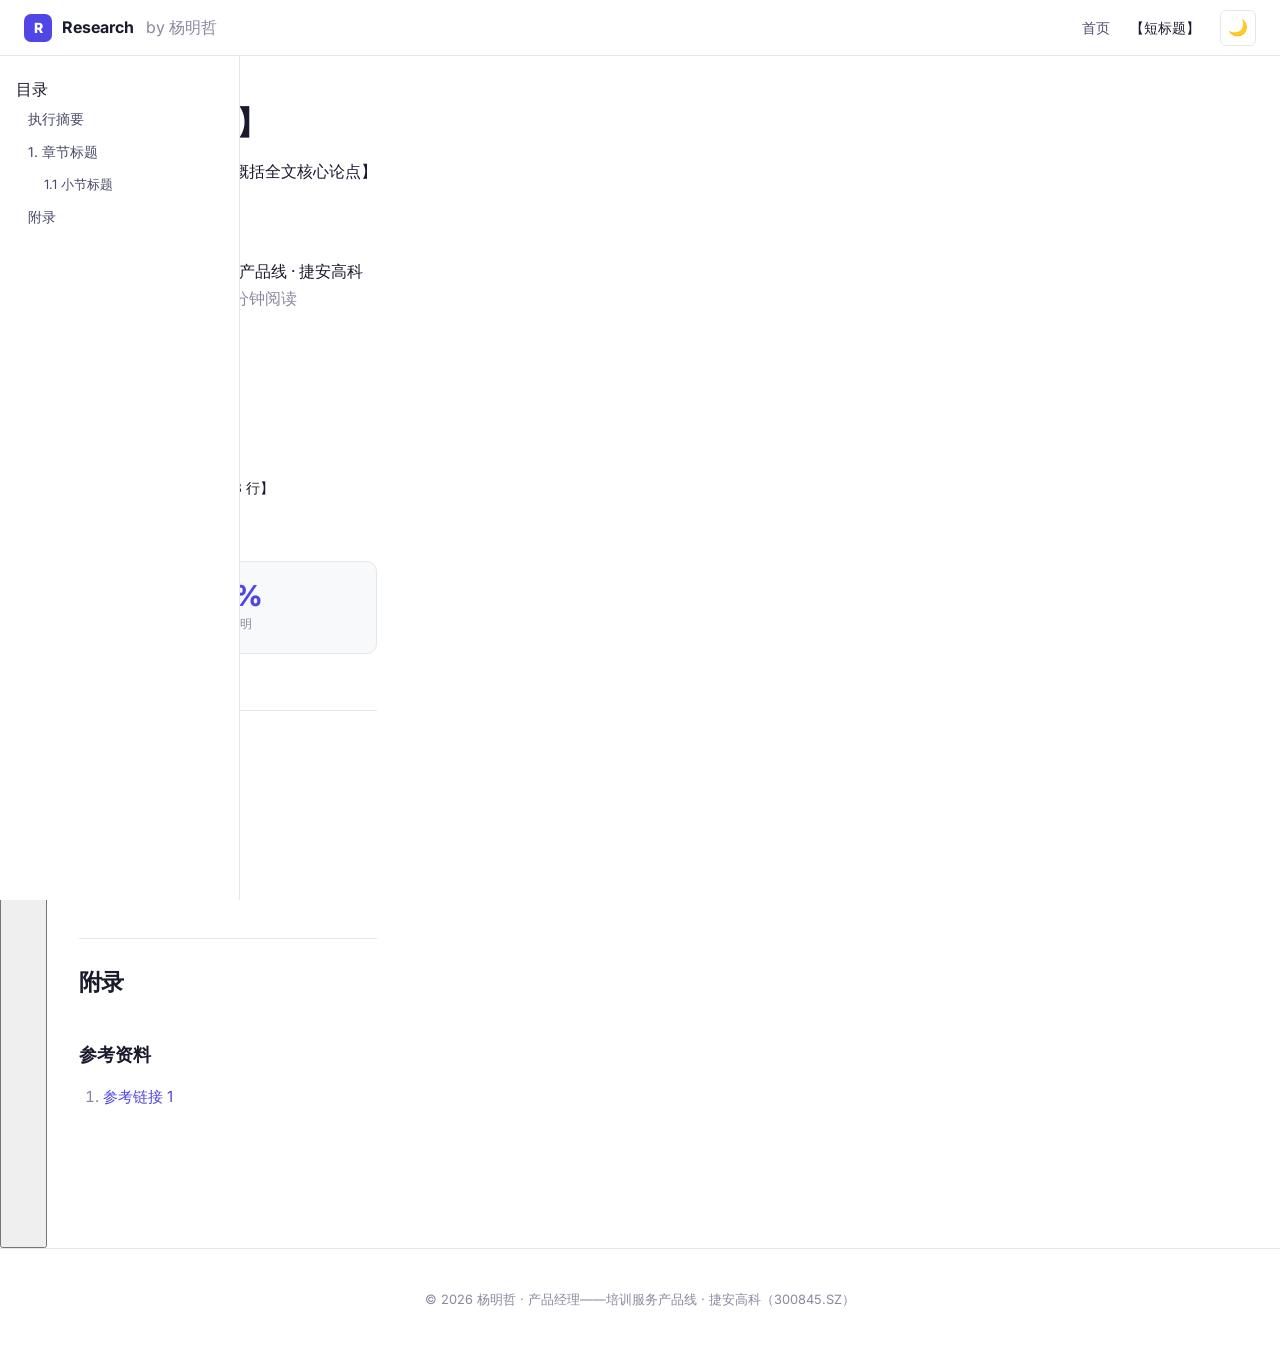
<file: docs/article-template.html>
<!DOCTYPE html>
<html lang="zh-CN" data-theme="light">
<head>
  <meta charset="UTF-8">
  <meta name="viewport" content="width=device-width, initial-scale=1.0">
  <title>【标题】 — Research · 杨明哲</title>
  <meta name="description" content="【一句话摘要】">
  <!-- Open Graph -->
  <meta property="og:title" content="【标题】">
  <meta property="og:description" content="【一句话摘要】">
  <meta property="og:type" content="article">
  <meta property="og:url" content="https://research.karaithy.com/articles/【slug】/">
  <link rel="preconnect" href="https://fonts.googleapis.com">
  <link rel="preconnect" href="https://fonts.gstatic.com" crossorigin>
  <link href="https://fonts.googleapis.com/css2?family=Inter:wght@400;500;600;700;800&family=Noto+Serif+SC:wght@400;700&family=JetBrains+Mono:wght@400;500&display=swap" rel="stylesheet">
  <link rel="stylesheet" href="../../assets/css/main.css">
</head>
<body>

<!-- Reading Progress -->
<div class="reading-progress" id="readingProgress"></div>

<!-- Header -->
<header class="site-header">
  <div class="header-inner">
    <a href="../../index.html" class="site-logo">
      <span class="logo-icon">R</span>
      <span>Research</span>
      <span class="logo-text-sub">by 杨明哲</span>
    </a>
    <div class="header-nav">
      <a href="../../index.html">首页</a>
      <a href="#" class="active">【短标题】</a>
      <button class="theme-toggle" onclick="toggleTheme()" aria-label="切换主题">🌙</button>
    </div>
  </div>
</header>

<div class="article-layout">

  <!-- Sidebar Navigation -->
  <nav class="sidebar" id="sidebar">
    <div class="sidebar-inner">
      <p class="sidebar-title">目录</p>

      <a href="#executive-summary" class="sidebar-link active">执行摘要</a>

      <!-- 按章节添加导航链接 -->
      <a href="#ch1" class="sidebar-link">1. 章节标题</a>
      <a href="#ch1-1" class="sidebar-link sub">1.1 小节标题</a>

      <a href="#appendix" class="sidebar-link">附录</a>
    </div>
  </nav>

  <!-- Mobile sidebar toggle -->
  <button class="sidebar-toggle" onclick="document.getElementById('sidebar').classList.toggle('open')">☰ 目录</button>

  <!-- Main Content -->
  <div class="content-area">
    <article class="article-body">

      <!-- Article Header -->
      <h1>【完整标题】</h1>

      <p class="lead">【开头导语，1-2 句话概括全文核心论点】</p>

      <div class="author-block">
        <div class="author-avatar">杨</div>
        <div>
          <strong>杨明哲</strong><br>
          <span>产品经理——培训服务产品线 · 捷安高科</span><br>
          <span style="color:var(--text-tertiary)">【发布日期】 · 约 XX 分钟阅读</span>
        </div>
      </div>

      <!-- Executive Summary -->
      <h2 id="executive-summary">执行摘要</h2>

      <div class="callout callout-info">
        <div class="callout-title">一句话结论</div>
        <p>【核心结论，不超过 3 行】</p>
      </div>

      <!-- 关键数据 -->
      <div class="stat-grid">
        <div class="stat-card">
          <div class="stat-number">XX%</div>
          <div class="stat-label">指标说明</div>
        </div>
        <!-- 可添加更多 stat-card -->
      </div>

      <!-- Chapter 1 -->
      <h2 id="ch1">1. 章节标题</h2>
      <h3 id="ch1-1">1.1 小节标题</h3>
      <p>正文内容...</p>

      <!-- 常用组件示例 -->

      <!-- 表格 -->
      <!--
      <table>
        <thead><tr><th>列1</th><th>列2</th><th>列3</th></tr></thead>
        <tbody><tr><td>数据</td><td>数据</td><td>数据</td></tr></tbody>
      </table>
      -->

      <!-- 手风琴 -->
      <!--
      <div class="accordion">
        <button class="accordion-toggle" onclick="this.parentElement.classList.toggle('open')">
          标题 <span class="accordion-icon">▸</span>
        </button>
        <div class="accordion-body"><p>展开内容</p></div>
      </div>
      -->

      <!-- 提示框 -->
      <!--
      <div class="callout callout-warn">
        <div class="callout-title">注意</div>
        <p>警告内容</p>
      </div>
      -->

      <!-- 流程图 -->
      <!--
      <div class="flow-chart">
        <span class="flow-node">步骤1</span>
        <span class="flow-arrow">→</span>
        <span class="flow-node">步骤2</span>
      </div>
      -->

      <!-- Appendix -->
      <h2 id="appendix">附录</h2>
      <h3>参考资料</h3>
      <ol>
        <li><a href="#" target="_blank">参考链接 1</a></li>
      </ol>

    </article>
  </div>
</div>

<!-- Back to Top -->
<button class="back-to-top" id="backToTop" onclick="window.scrollTo({top:0,behavior:'smooth'})">↑</button>

<!-- Footer -->
<footer style="text-align:center;padding:40px 20px;border-top:1px solid var(--border-color);font-size:0.8rem;color:var(--text-tertiary);">
  <p>&copy; 2026 杨明哲 · 产品经理——培训服务产品线 · 捷安高科（300845.SZ）</p>
</footer>

<script>
// Theme toggle
function toggleTheme() {
  const html = document.documentElement;
  const next = html.getAttribute('data-theme') === 'dark' ? 'light' : 'dark';
  html.setAttribute('data-theme', next);
  localStorage.setItem('theme', next);
  document.querySelector('.theme-toggle').textContent = next === 'dark' ? '☀️' : '🌙';
}
const savedTheme = localStorage.getItem('theme');
if (savedTheme) {
  document.documentElement.setAttribute('data-theme', savedTheme);
  if (savedTheme === 'dark') document.querySelector('.theme-toggle').textContent = '☀️';
}

// Reading progress
window.addEventListener('scroll', () => {
  const h = document.documentElement.scrollHeight - window.innerHeight;
  document.getElementById('readingProgress').style.width = (window.scrollY / h * 100) + '%';

  // Back to top
  document.getElementById('backToTop').classList.toggle('visible', window.scrollY > 400);

  // Active sidebar link
  const sections = document.querySelectorAll('h2[id], h3[id]');
  let current = '';
  sections.forEach(s => { if (s.getBoundingClientRect().top < 120) current = s.id; });
  document.querySelectorAll('.sidebar-link').forEach(a => {
    a.classList.toggle('active', a.getAttribute('href') === '#' + current);
  });
});
</script>

</body>
</html>
</file>
<file: assets/css/main.css>
/* ============================================
   Research Hub — Claude Docs-inspired Theme
   Author: Yang Mingzhe
   ============================================ */

/* --- Reset & Base --- */
*, *::before, *::after { box-sizing: border-box; margin: 0; padding: 0; }

:root {
  /* Light theme */
  --bg-primary: #ffffff;
  --bg-secondary: #f8f9fa;
  --bg-tertiary: #f0f1f3;
  --bg-code: #f5f5f7;
  --bg-callout-info: #eef4ff;
  --bg-callout-warn: #fff8e6;
  --bg-callout-tip: #eefbf4;
  --bg-callout-critical: #fef2f2;
  --border-callout-info: #3b82f6;
  --border-callout-warn: #f59e0b;
  --border-callout-tip: #10b981;
  --border-callout-critical: #ef4444;
  --text-primary: #1a1a2e;
  --text-secondary: #4a4a6a;
  --text-tertiary: #8888a0;
  --text-link: #5046e5;
  --text-link-hover: #3730a3;
  --border-color: #e5e7eb;
  --border-light: #f0f0f0;
  --accent: #5046e5;
  --accent-light: #ede9fe;
  --accent-bg: rgba(80, 70, 229, 0.06);
  --shadow-sm: 0 1px 2px rgba(0,0,0,0.04);
  --shadow-md: 0 4px 12px rgba(0,0,0,0.06);
  --shadow-lg: 0 8px 30px rgba(0,0,0,0.08);
  --radius-sm: 6px;
  --radius-md: 10px;
  --radius-lg: 16px;
  --font-sans: 'Inter', -apple-system, BlinkMacSystemFont, 'Segoe UI', system-ui, sans-serif;
  --font-mono: 'JetBrains Mono', 'Fira Code', 'SF Mono', Consolas, monospace;
  --font-serif: 'Noto Serif SC', 'Source Han Serif SC', Georgia, serif;
  --content-width: 1060px;
  --sidebar-width: 240px;
  --toc-width: 0px;
  --header-height: 56px;
  --transition: 0.2s ease;
}

[data-theme="dark"] {
  --bg-primary: #0f0f1a;
  --bg-secondary: #1a1a2e;
  --bg-tertiary: #242440;
  --bg-code: #1e1e32;
  --bg-callout-info: #1a2332;
  --bg-callout-warn: #2a2418;
  --bg-callout-tip: #162420;
  --bg-callout-critical: #2a1a1a;
  --text-primary: #e8e8f0;
  --text-secondary: #a0a0b8;
  --text-tertiary: #6a6a80;
  --text-link: #818cf8;
  --text-link-hover: #a5b4fc;
  --border-color: #2a2a40;
  --border-light: #1f1f35;
  --accent: #818cf8;
  --accent-light: #2a2a50;
  --accent-bg: rgba(129, 140, 248, 0.08);
  --shadow-sm: 0 1px 2px rgba(0,0,0,0.2);
  --shadow-md: 0 4px 12px rgba(0,0,0,0.3);
  --shadow-lg: 0 8px 30px rgba(0,0,0,0.4);
}

html {
  font-size: 16px;
  scroll-behavior: smooth;
  -webkit-font-smoothing: antialiased;
  -moz-osx-font-smoothing: grayscale;
}

body {
  font-family: var(--font-sans);
  color: var(--text-primary);
  background: var(--bg-primary);
  line-height: 1.7;
  transition: background var(--transition), color var(--transition);
}

a {
  color: var(--text-link);
  text-decoration: none;
  transition: color var(--transition);
}
a:hover { color: var(--text-link-hover); }

img { max-width: 100%; height: auto; }

/* --- Header --- */
.site-header {
  position: fixed;
  top: 0;
  left: 0;
  right: 0;
  height: var(--header-height);
  background: rgba(255,255,255,0.85);
  backdrop-filter: blur(12px);
  -webkit-backdrop-filter: blur(12px);
  border-bottom: 1px solid var(--border-color);
  z-index: 1000;
  display: flex;
  align-items: center;
  padding: 0 24px;
  transition: background var(--transition);
}
[data-theme="dark"] .site-header {
  background: rgba(15,15,26,0.85);
}

.header-inner {
  max-width: 1400px;
  width: 100%;
  margin: 0 auto;
  display: flex;
  align-items: center;
  justify-content: space-between;
}

.site-logo {
  display: flex;
  align-items: center;
  gap: 10px;
  font-weight: 700;
  font-size: 1rem;
  color: var(--text-primary);
  text-decoration: none;
}
.site-logo .logo-icon {
  width: 28px;
  height: 28px;
  background: var(--accent);
  border-radius: 7px;
  display: flex;
  align-items: center;
  justify-content: center;
  color: #fff;
  font-size: 14px;
  font-weight: 800;
}
.site-logo .logo-text-sub {
  font-weight: 400;
  color: var(--text-tertiary);
  margin-left: 2px;
}

.header-nav {
  display: flex;
  align-items: center;
  gap: 20px;
}
.header-nav a {
  color: var(--text-secondary);
  font-size: 0.875rem;
  font-weight: 500;
  padding: 6px 0;
}
.header-nav a:hover, .header-nav a.active { color: var(--text-primary); }

.theme-toggle {
  background: none;
  border: 1px solid var(--border-color);
  border-radius: var(--radius-sm);
  width: 36px;
  height: 36px;
  display: flex;
  align-items: center;
  justify-content: center;
  cursor: pointer;
  color: var(--text-secondary);
  font-size: 1rem;
  transition: all var(--transition);
}
.theme-toggle:hover { color: var(--text-primary); border-color: var(--text-tertiary); }

/* --- Layout: Article --- */
.article-layout {
  display: flex;
  max-width: 1400px;
  margin: 0 auto;
  padding-top: var(--header-height);
  min-height: 100vh;
}

.sidebar {
  position: fixed;
  top: var(--header-height);
  left: 0;
  width: var(--sidebar-width);
  height: calc(100vh - var(--header-height));
  overflow-y: auto;
  border-right: 1px solid var(--border-color);
  padding: 20px 16px;
  background: var(--bg-primary);
  z-index: 100;
  transition: transform 0.3s ease, background var(--transition);
}
.sidebar::-webkit-scrollbar { width: 4px; }
.sidebar::-webkit-scrollbar-thumb { background: var(--border-color); border-radius: 2px; }

.sidebar-section { margin-bottom: 24px; }
.sidebar-section-title {
  font-size: 0.7rem;
  font-weight: 700;
  text-transform: uppercase;
  letter-spacing: 0.08em;
  color: var(--text-tertiary);
  padding: 0 12px;
  margin-bottom: 8px;
}

.sidebar-link {
  display: block;
  padding: 7px 12px;
  font-size: 0.85rem;
  color: var(--text-secondary);
  border-radius: var(--radius-sm);
  transition: all var(--transition);
  line-height: 1.4;
}
.sidebar-link:hover { color: var(--text-primary); background: var(--bg-secondary); }
.sidebar-link.active {
  color: var(--accent);
  background: var(--accent-bg);
  font-weight: 600;
}
.sidebar-link.sub {
  padding-left: 28px;
  font-size: 0.8rem;
}

.main-content {
  margin-left: var(--sidebar-width);
  flex: 1;
  min-width: 0;
  display: flex;
  justify-content: center;
}

.article-body {
  width: 100%;
  max-width: var(--content-width);
  padding: 48px 32px 120px;
}

.toc-sidebar {
  display: none !important;
}
.toc-title {
  font-size: 0.7rem;
  font-weight: 700;
  text-transform: uppercase;
  letter-spacing: 0.08em;
  color: var(--text-tertiary);
  margin-bottom: 12px;
}
.toc-link {
  display: block;
  padding: 4px 0 4px 12px;
  font-size: 0.78rem;
  color: var(--text-tertiary);
  border-left: 2px solid transparent;
  transition: all var(--transition);
  line-height: 1.5;
}
.toc-link:hover { color: var(--text-secondary); }
.toc-link.active {
  color: var(--accent);
  border-left-color: var(--accent);
}
.toc-link.sub { padding-left: 24px; font-size: 0.75rem; }

/* --- Typography --- */
.article-body h1 {
  font-size: 2rem;
  font-weight: 800;
  line-height: 1.2;
  margin-bottom: 16px;
  letter-spacing: -0.02em;
}
.article-body h2 {
  font-size: 1.45rem;
  font-weight: 700;
  margin-top: 56px;
  margin-bottom: 20px;
  padding-top: 24px;
  border-top: 1px solid var(--border-color);
  letter-spacing: -0.01em;
}
.article-body h2:first-of-type { border-top: none; margin-top: 32px; }
.article-body h3 {
  font-size: 1.15rem;
  font-weight: 650;
  margin-top: 36px;
  margin-bottom: 14px;
}
.article-body h4 {
  font-size: 1rem;
  font-weight: 600;
  margin-top: 28px;
  margin-bottom: 10px;
  color: var(--text-secondary);
}

.article-body p {
  margin-bottom: 18px;
  color: var(--text-primary);
}

.article-body strong { font-weight: 650; }

.article-meta {
  display: flex;
  align-items: center;
  gap: 16px;
  margin-bottom: 32px;
  padding-bottom: 24px;
  border-bottom: 1px solid var(--border-color);
  flex-wrap: wrap;
}
.meta-author {
  display: flex;
  align-items: center;
  gap: 10px;
}
.meta-avatar {
  width: 36px;
  height: 36px;
  border-radius: 50%;
  background: linear-gradient(135deg, var(--accent), #8b5cf6);
  display: flex;
  align-items: center;
  justify-content: center;
  color: #fff;
  font-weight: 700;
  font-size: 0.85rem;
}
.meta-name { font-weight: 600; font-size: 0.9rem; }
.meta-role { font-size: 0.8rem; color: var(--text-tertiary); }
.meta-dot { color: var(--text-tertiary); }
.meta-date, .meta-read-time { font-size: 0.8rem; color: var(--text-tertiary); }

.subtitle {
  font-size: 1.15rem;
  color: var(--text-secondary);
  margin-bottom: 24px;
  line-height: 1.6;
}

/* --- Callouts --- */
.callout {
  padding: 16px 20px;
  border-radius: var(--radius-md);
  border-left: 4px solid;
  margin: 24px 0;
  font-size: 0.9rem;
  line-height: 1.6;
}
.callout-title {
  font-weight: 650;
  font-size: 0.85rem;
  margin-bottom: 6px;
  display: flex;
  align-items: center;
  gap: 6px;
}
.callout.info { background: var(--bg-callout-info); border-color: var(--border-callout-info); }
.callout.warn { background: var(--bg-callout-warn); border-color: var(--border-callout-warn); }
.callout.tip { background: var(--bg-callout-tip); border-color: var(--border-callout-tip); }
.callout.critical { background: var(--bg-callout-critical); border-color: var(--border-callout-critical); }

/* --- Key Stats --- */
.stat-grid {
  display: grid;
  grid-template-columns: repeat(auto-fit, minmax(160px, 1fr));
  gap: 16px;
  margin: 28px 0;
}
.stat-card {
  background: var(--bg-secondary);
  border: 1px solid var(--border-color);
  border-radius: var(--radius-md);
  padding: 20px;
  text-align: center;
  transition: transform var(--transition), box-shadow var(--transition);
}
.stat-card:hover { transform: translateY(-2px); box-shadow: var(--shadow-md); }
.stat-number {
  font-size: 1.8rem;
  font-weight: 800;
  color: var(--accent);
  line-height: 1;
  margin-bottom: 6px;
  letter-spacing: -0.02em;
}
.stat-label {
  font-size: 0.78rem;
  color: var(--text-tertiary);
  line-height: 1.3;
}

/* --- Tables --- */
.table-wrapper {
  overflow-x: auto;
  margin: 24px 0;
  border: 1px solid var(--border-color);
  border-radius: var(--radius-md);
}
.article-body table {
  width: 100%;
  border-collapse: collapse;
  font-size: 0.85rem;
}
.article-body th {
  background: var(--bg-secondary);
  font-weight: 650;
  text-align: left;
  padding: 12px 16px;
  border-bottom: 1px solid var(--border-color);
  white-space: nowrap;
  font-size: 0.8rem;
  color: var(--text-secondary);
}
.article-body td {
  padding: 11px 16px;
  border-bottom: 1px solid var(--border-light);
  vertical-align: top;
}
.article-body tr:last-child td { border-bottom: none; }
.article-body tr:hover td { background: var(--accent-bg); }

/* --- Code --- */
.article-body code {
  font-family: var(--font-mono);
  font-size: 0.85em;
  background: var(--bg-code);
  padding: 2px 6px;
  border-radius: 4px;
  color: var(--accent);
}
.article-body pre {
  background: var(--bg-code);
  border: 1px solid var(--border-color);
  border-radius: var(--radius-md);
  padding: 20px;
  overflow-x: auto;
  margin: 24px 0;
  font-size: 0.85rem;
  line-height: 1.6;
}
.article-body pre code {
  background: none;
  padding: 0;
  color: var(--text-primary);
}

/* --- Collapsible / Accordion --- */
.accordion {
  border: 1px solid var(--border-color);
  border-radius: var(--radius-md);
  margin: 20px 0;
  overflow: hidden;
}
.accordion-item { border-bottom: 1px solid var(--border-color); }
.accordion-item:last-child { border-bottom: none; }
.accordion-header {
  display: flex;
  align-items: center;
  justify-content: space-between;
  padding: 14px 20px;
  cursor: pointer;
  font-weight: 600;
  font-size: 0.9rem;
  background: var(--bg-secondary);
  transition: background var(--transition);
  user-select: none;
}
.accordion-header:hover { background: var(--bg-tertiary); }
.accordion-arrow {
  transition: transform 0.3s ease;
  font-size: 0.75rem;
  color: var(--text-tertiary);
}
.accordion-item.open .accordion-arrow { transform: rotate(180deg); }
.accordion-content {
  max-height: 0;
  overflow: hidden;
  transition: max-height 0.3s ease, padding 0.3s ease;
  padding: 0 20px;
  font-size: 0.9rem;
  line-height: 1.7;
}
.accordion-item.open .accordion-content {
  max-height: 2000px;
  padding: 16px 20px;
}

/* --- Flow Chart (CSS) --- */
.flow-chart {
  display: flex;
  align-items: center;
  gap: 0;
  margin: 28px 0;
  overflow-x: auto;
  padding: 16px 0;
}
.flow-step {
  background: var(--bg-secondary);
  border: 1px solid var(--border-color);
  border-radius: var(--radius-md);
  padding: 14px 18px;
  font-size: 0.82rem;
  font-weight: 500;
  text-align: center;
  min-width: 120px;
  white-space: nowrap;
  position: relative;
  transition: all var(--transition);
}
.flow-step:hover { border-color: var(--accent); background: var(--accent-bg); }
.flow-step.active { border-color: var(--accent); background: var(--accent-bg); color: var(--accent); font-weight: 700; }
.flow-arrow {
  color: var(--text-tertiary);
  font-size: 1.2rem;
  flex-shrink: 0;
  padding: 0 4px;
}

/* --- Vertical Flow --- */
.flow-vertical {
  display: flex;
  flex-direction: column;
  gap: 0;
  margin: 28px 0;
  max-width: 500px;
}
.flow-vertical .flow-step {
  width: 100%;
  text-align: left;
}
.flow-vertical .flow-arrow {
  text-align: center;
  padding: 4px 0;
  transform: rotate(90deg);
}

/* --- Comparison Cards --- */
.compare-grid {
  display: grid;
  grid-template-columns: 1fr 1fr;
  gap: 16px;
  margin: 24px 0;
}
.compare-card {
  background: var(--bg-secondary);
  border: 1px solid var(--border-color);
  border-radius: var(--radius-md);
  padding: 20px;
}
.compare-card h4 {
  margin-top: 0;
  font-size: 0.95rem;
  margin-bottom: 12px;
  color: var(--text-primary);
}
.compare-card ul {
  list-style: none;
  padding: 0;
}
.compare-card li {
  padding: 4px 0;
  font-size: 0.85rem;
  color: var(--text-secondary);
  position: relative;
  padding-left: 18px;
}
.compare-card li::before {
  content: '•';
  position: absolute;
  left: 0;
  color: var(--accent);
  font-weight: bold;
}

/* --- Timeline --- */
.timeline {
  position: relative;
  margin: 32px 0;
  padding-left: 28px;
}
.timeline::before {
  content: '';
  position: absolute;
  left: 8px;
  top: 0;
  bottom: 0;
  width: 2px;
  background: var(--border-color);
}
.timeline-item {
  position: relative;
  padding-bottom: 28px;
}
.timeline-item:last-child { padding-bottom: 0; }
.timeline-dot {
  position: absolute;
  left: -24px;
  top: 4px;
  width: 12px;
  height: 12px;
  border-radius: 50%;
  background: var(--accent);
  border: 2px solid var(--bg-primary);
  box-shadow: 0 0 0 3px var(--accent-bg);
}
.timeline-label {
  font-weight: 700;
  font-size: 0.85rem;
  color: var(--accent);
  margin-bottom: 4px;
}
.timeline-title {
  font-weight: 600;
  font-size: 0.95rem;
  margin-bottom: 6px;
}
.timeline-desc {
  font-size: 0.85rem;
  color: var(--text-secondary);
  line-height: 1.5;
}

/* --- Radar Chart placeholder --- */
.chart-container {
  margin: 28px 0;
  padding: 20px;
  background: var(--bg-secondary);
  border: 1px solid var(--border-color);
  border-radius: var(--radius-md);
  text-align: center;
}
.chart-container canvas {
  max-width: 100%;
  max-height: 360px;
}

/* --- Tooltip --- */
.term {
  border-bottom: 1px dashed var(--text-tertiary);
  cursor: help;
  position: relative;
}
.term:hover::after {
  content: attr(data-tip);
  position: absolute;
  bottom: calc(100% + 8px);
  left: 50%;
  transform: translateX(-50%);
  background: var(--text-primary);
  color: var(--bg-primary);
  padding: 8px 12px;
  border-radius: var(--radius-sm);
  font-size: 0.78rem;
  white-space: nowrap;
  max-width: 300px;
  white-space: normal;
  z-index: 100;
  box-shadow: var(--shadow-md);
  line-height: 1.4;
}

/* --- Lists --- */
.article-body ul, .article-body ol {
  margin: 12px 0 18px;
  padding-left: 24px;
}
.article-body li {
  margin-bottom: 6px;
  font-size: 0.95rem;
}
.article-body li::marker { color: var(--text-tertiary); }

/* --- Blockquote --- */
.article-body blockquote {
  border-left: 3px solid var(--accent);
  padding: 12px 20px;
  margin: 24px 0;
  background: var(--accent-bg);
  border-radius: 0 var(--radius-sm) var(--radius-sm) 0;
  font-size: 0.95rem;
  color: var(--text-secondary);
  font-style: italic;
}
.article-body blockquote p { margin-bottom: 0; }

/* --- Reading Progress --- */
.reading-progress {
  position: fixed;
  top: var(--header-height);
  left: 0;
  width: 0;
  height: 3px;
  background: linear-gradient(90deg, var(--accent), #8b5cf6);
  z-index: 1001;
  transition: width 0.1s linear;
}

/* --- Back to Top --- */
.back-to-top {
  position: fixed;
  bottom: 32px;
  right: 32px;
  width: 40px;
  height: 40px;
  border-radius: 50%;
  background: var(--accent);
  color: #fff;
  display: flex;
  align-items: center;
  justify-content: center;
  cursor: pointer;
  opacity: 0;
  transform: translateY(10px);
  transition: all 0.3s ease;
  border: none;
  font-size: 1.1rem;
  box-shadow: var(--shadow-md);
  z-index: 100;
}
.back-to-top.visible { opacity: 1; transform: translateY(0); }
.back-to-top:hover { transform: translateY(-2px); box-shadow: var(--shadow-lg); }

/* --- Homepage specific --- */
.home-layout {
  max-width: 1100px;
  margin: 0 auto;
  padding: calc(var(--header-height) + 48px) 32px 80px;
}
.home-hero {
  text-align: center;
  padding: 48px 0 56px;
}
.home-hero h1 {
  font-size: 2.4rem;
  font-weight: 800;
  letter-spacing: -0.03em;
  margin-bottom: 16px;
}
.home-hero .subtitle {
  max-width: 560px;
  margin: 0 auto 32px;
  font-size: 1.05rem;
}
.home-hero .author-badge {
  display: inline-flex;
  align-items: center;
  gap: 10px;
  padding: 8px 20px;
  background: var(--bg-secondary);
  border: 1px solid var(--border-color);
  border-radius: 50px;
  font-size: 0.85rem;
  color: var(--text-secondary);
}

.article-list { margin-top: 16px; }
.article-card {
  display: flex;
  gap: 24px;
  padding: 28px 0;
  border-bottom: 1px solid var(--border-color);
  transition: all var(--transition);
}
.article-card:first-child { border-top: 1px solid var(--border-color); }
.article-card:hover { transform: translateX(8px); }
.article-card-body { flex: 1; }
.article-card-tag {
  display: inline-block;
  font-size: 0.7rem;
  font-weight: 700;
  text-transform: uppercase;
  letter-spacing: 0.06em;
  color: var(--accent);
  background: var(--accent-bg);
  padding: 3px 8px;
  border-radius: 4px;
  margin-bottom: 8px;
}
.article-card h3 {
  font-size: 1.2rem;
  font-weight: 700;
  margin-bottom: 8px;
  letter-spacing: -0.01em;
}
.article-card h3 a { color: var(--text-primary); }
.article-card h3 a:hover { color: var(--accent); }
.article-card p {
  font-size: 0.9rem;
  color: var(--text-secondary);
  line-height: 1.6;
  margin-bottom: 10px;
}
.article-card-meta {
  font-size: 0.78rem;
  color: var(--text-tertiary);
  display: flex;
  gap: 12px;
}

.section-title {
  font-size: 0.75rem;
  font-weight: 700;
  text-transform: uppercase;
  letter-spacing: 0.08em;
  color: var(--text-tertiary);
  margin-bottom: 4px;
}

/* --- Responsive --- */
@media (max-width: 1200px) {
  .toc-sidebar { display: none; }
}
@media (max-width: 900px) {
  .sidebar { transform: translateX(-100%); }
  .sidebar.open { transform: translateX(0); }
  .main-content { margin-left: 0; }
  .article-body { padding: 32px 20px 80px; }
  .home-layout { padding: 32px 20px 60px; padding-top: calc(var(--header-height) + 32px); }
  .home-hero h1 { font-size: 1.8rem; }
  .compare-grid { grid-template-columns: 1fr; }
  .stat-grid { grid-template-columns: repeat(2, 1fr); }
  .flow-chart { flex-direction: column; align-items: stretch; }
  .flow-arrow { transform: rotate(90deg); text-align: center; }
}
@media (max-width: 600px) {
  .stat-grid { grid-template-columns: 1fr; }
  .article-card { flex-direction: column; gap: 12px; }
}

/* --- Print --- */
@media print {
  .site-header, .sidebar, .toc-sidebar, .back-to-top, .reading-progress, .theme-toggle { display: none !important; }
  .main-content { margin-left: 0 !important; }
  .article-body { max-width: 100%; padding: 0; }
  body { font-size: 11pt; }
}
</file>
